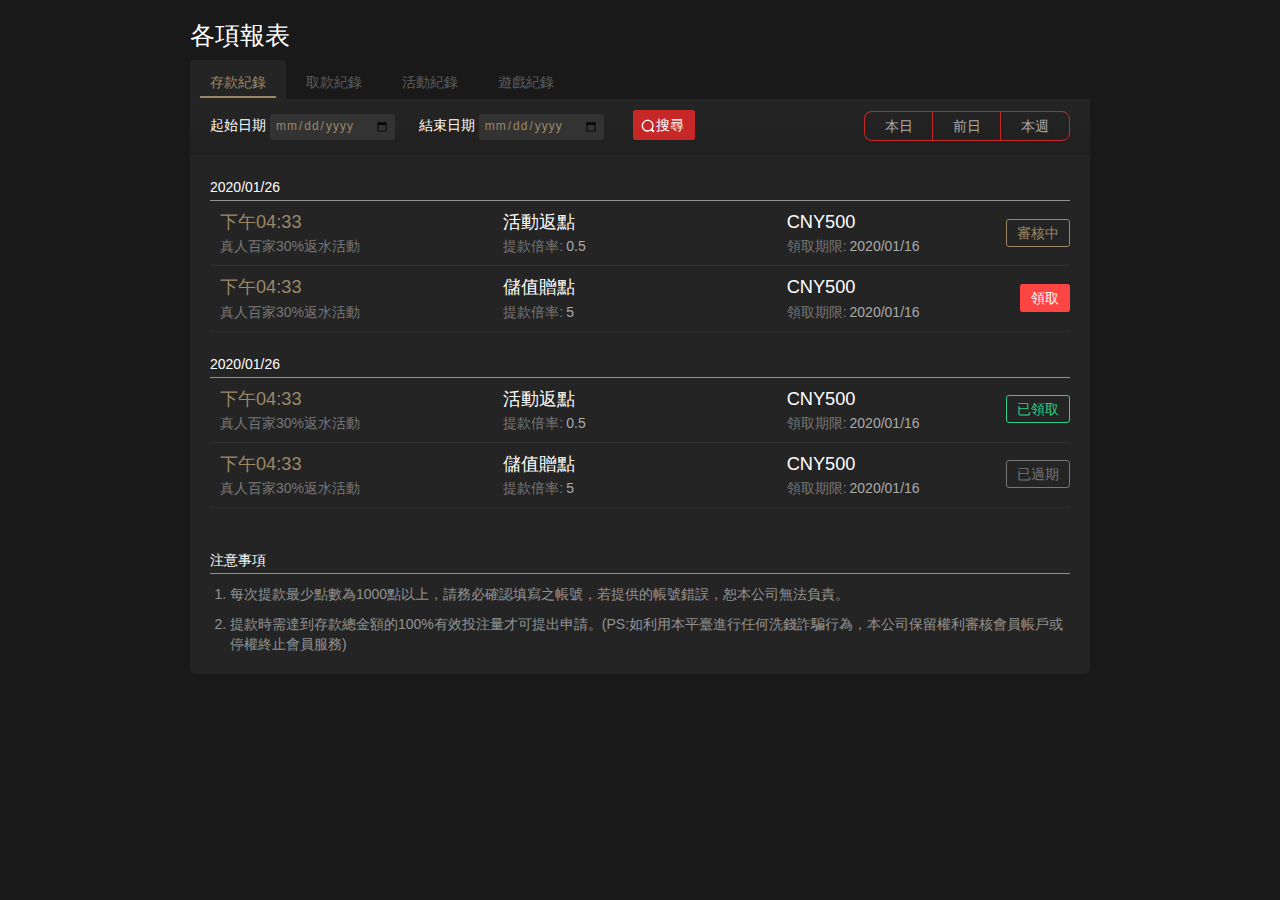
<file: history.html>
﻿<!DOCTYPE html>
<html>
<head>
    <meta charset="utf-8">
    <meta http-equiv="X-UA-Compatible" content="IE=edge">
    <meta name="viewport" content="width=device-width, initial-scale=1">
    <meta name="Description" content="99PLAY">
    <title>12万娱乐城</title>
    <!-- Favicon and touch icons -->

    <link rel="shortcut icon" href="/images/12wlogo.png">
    <link rel="icon" sizes="192" href="/images/12wlogo.png">
    <link rel="apple-touch-icon" sizes="32x32" href="/images/ic_192.png">
    <link rel="apple-touch-icon-precomposed" sizes="144x144" href="/images/ic_192.png">
    <link rel="apple-touch-icon-precomposed" sizes="114x114" href="/images/ic_192.png">
    <link rel="apple-touch-icon-precomposed" sizes="72x72" href="/images/ic_192.png">
    <link rel="apple-touch-icon-precomposed" href="/images/ic_192.png">

    <!-- CSS -->
    <link href="css/layout.css" rel="stylesheet" type="text/css">
    <link href="css/media-main.css" rel="stylesheet" type="text/css">
    <link href="css/swiper.min.css" rel="stylesheet" type="text/css">
    <link href="css/vegas.css" rel="stylesheet" type="text/css">
    <link href="css/font-awesome/css/font-awesome.min.css" rel="stylesheet" type="text/css">
    <link href="css/99playfont/99fonts.css" rel="stylesheet" type="text/css">

    <!-- HTML5 Shim and Respond.js IE8 support of HTML5 elements and media queries -->
    <!-- WARNING: Respond.js doesn't work if you view the page via file:// -->
    <!--[if lt IE 9]>
            <script src="https://oss.maxcdn.com/libs/html5shiv/3.7.0/html5shiv.js"></script>
            <script src="https://oss.maxcdn.com/libs/respond.js/1.4.2/respond.min.js"></script>
        <![endif]-->
    <!-- Favicon and touch icons -->
    <link rel="shortcut icon" href="ico/favicon.png">
    <link rel="apple-touch-icon-precomposed" sizes="144x144" href="ico/apple-touch-icon-144-precomposed.png">
    <link rel="apple-touch-icon-precomposed" sizes="114x114" href="ico/apple-touch-icon-114-precomposed.png">
    <link rel="apple-touch-icon-precomposed" sizes="72x72" href="ico/apple-touch-icon-72-precomposed.png">
    <link rel="apple-touch-icon-precomposed" href="ico/apple-touch-icon-57-precomposed.png">
</head>
<body>
    <div class="pageWrapper">
        <div class="pageMain">
            <div class="pageHeader">
                <div class="backBtn" style="display:none;"><span class="fa fa-arrow-left"></span></div>
                <div class="pageTitle"><span>各項報表</span></div>
            </div>
            <div>
                <div class="switchTagDiv">
                    <!-- 使用中頁籤加上"active"-->
                    <div class="switchTagBtn active"><span>存款紀錄</span></div>
                    <div class="switchTagBtn"><span>取款紀錄</span></div>
                    <div class="switchTagBtn"><span>活動紀錄</span></div>
                    <div class="switchTagBtn"><span>遊戲紀錄</span></div>
                </div>
                <!-- 搜尋列 -->
                <div class="pageDataBar">
                    <form>
                        <div class="pageStartData">
                            <span>起始日期</span>
                            <input type="date">
                        </div>
                        <div class="pageEndData">
                            <span>結束日期</span>
                            <input type="date">
                        </div>
                    </form>
                    <div class="pageDSreachBtn">
                        <span>搜尋</span>
                    </div>
                    <div class="pageDDataSwitchBar">
                        <form>
                            <label class="">
                                <input type="radio" name="DData">
                                <div class="pageDDataBtn"><span>本日</span></div>
                            </label>
                            <label class="">
                                <input type="radio" name="DData">
                                <div class="pageDDataBtn"><span>前日</span></div>
                            </label>
                            <label class="">
                                <input type="radio" name="DData">
                                <div class="pageDDataBtn"><span>本週</span></div>
                            </label>
                        </form>
                    </div>
                </div>
                <!-- 存款紀錄 -->
                <div class="pageMainCon" style="display:none;">
                    <!---->
                    <div class="rowOne">
                        <!-- -->
                        <div class="rowTitle"><span>2020/01/26</span></div>
                        <!-- -->
                        <!-- 狀態樣式 成功"rowStatusSucc" 失敗"rowStatusFail" 處理中"rowStatusCheck" 取消/不可用"rowStatusGray" -->
                        <div class="rowElm2L">
                            <div class="row3XL1A"><span>下午04:33</span></div>
                            <div class="row3XL1B"><span>支付寶</span></div>
                            <div class="row3XL1C"><span>CNY</span><span>1,000,000</span></div>
                            <div class="row3XL2A"><span>交易序號</span>:<span>XD20200430125813AC</span></div>
                            <div class="row3XL2B"><span>匯款銀行</span>:<span>上海浦東發展銀行</span></div>
                            <div class="row3XL2C"><span>匯款人</span>:<span>司徒浩南</span></div>
                            <div class="rowStatusCheck"><span>處理中</span></div>
                        </div>
                        <!-- -->
                        <div class="rowElm2L">
                            <div class="row3XL1A"><span>下午04:33</span></div>
                            <div class="row3XL1B"><span>銀行卡</span></div>
                            <div class="row3XL1C"><span>CNY</span><span>1,000,000</span></div>
                            <div class="row3XL2A"><span>交易序號</span>:<span>XD20200430125813AC</span></div>
                            <div class="row3XL2B"><span>匯款銀行</span>:<span>上海浦東發展銀行</span></div>
                            <div class="row3XL2C"><span>匯款人</span>:<span>司徒浩南</span></div>
                            <div class="rowStatusSucc"><span>成功</span></div>
                        </div>
                        <!-- -->
                        <div class="rowTitle"><span>2020/01/26</span></div>
                        <!-- -->
                        <!-- 狀態樣式 成功"rowStatusSucc" 失敗"rowStatusFail" 處理中"rowStatusCheck" 取消/不可用"rowStatusGray" -->
                        <div class="rowElm2L">
                            <div class="row3XL1A"><span>下午04:33</span></div>
                            <div class="row3XL1B"><span>支付寶</span></div>
                            <div class="row3XL1C"><span>CNY</span><span>1,000,000</span></div>
                            <div class="row3XL2A"><span>交易序號</span>:<span>XD20200430125813AC</span></div>
                            <div class="row3XL2B"><span>匯款銀行</span>:<span>上海浦東發展銀行</span></div>
                            <div class="row3XL2C"><span>匯款人</span>:<span>司徒浩南</span></div>
                            <div class="rowStatusFail"><span>失敗</span></div>
                        </div>
                        <!-- -->
                        <div class="rowElm2L">
                            <div class="row3XL1A"><span>下午04:33</span></div>
                            <div class="row3XL1B"><span>銀行卡</span></div>
                            <div class="row3XL1C"><span>CNY</span><span>1,000,000</span></div>
                            <div class="row3XL2A"><span>交易序號</span>:<span>XD20200430125813AC</span></div>
                            <div class="row3XL2B"><span>匯款銀行</span>:<span>上海浦東發展銀行</span></div>
                            <div class="row3XL2C"><span>匯款人</span>:<span>司徒浩南</span></div>
                            <div class="rowStatusGray"><span>已取消</span></div>
                        </div>
                    </div>
                    <div class="pageFooter">
                        <div class="rowTitle"><span>注意事項</span></div>
                        <div class="rowList">
                            <ol>
                                <li>每次提款最少點數為1000點以上，請務必確認填寫之帳號，若提供的帳號錯誤，恕本公司無法負責。</li>
                                <li>提款時需達到存款總金額的100%有效投注量才可提出申請。(PS:如利用本平臺進行任何洗錢詐騙行為，本公司保留權利審核會員帳戶或停權終止會員服務)</li>
                            </ol>
                        </div>
                    </div>
                </div>
                <!---->
                <!-- 取款紀錄 -->
                <div class="pageMainCon" style="display:none;">
                    <!---->
                    <div class="rowOne">
                        <!-- -->
                        <div class="rowTitle"><span>2020/01/26</span></div>
                        <!-- -->
                        <!-- 狀態樣式 成功"rowStatusSucc" 失敗"rowStatusFail" 審核中"rowStatusCheck" 取消/不可用"rowStatusGray" -->
                        <div class="rowElm2L">
                            <div class="row3XL1A"><span>下午04:33</span></div>
                            <div class="row3XL1B"><span>卡號</span>:<span>156856895632</span></div>
                            <div class="row3XL1C"><span>CNY</span><span>1,000,000</span></div>
                            <div class="row3XL2A"><span>交易序號</span>:<span>XD20200430125813AC</span></div>
                            <div class="row3XL2B"><span>收款銀行</span>:<span>上海浦東發展銀行</span></div>
                            <div class="row3XL2C"><span>收款人</span>:<span>司徒浩南</span></div>
                            <div class="rowStatusCheck"><span>審核中</span></div>
                        </div>
                        <!-- -->
                        <div class="rowElm2L">
                            <div class="row3XL1A"><span>下午04:33</span></div>
                            <div class="row3XL1B"><span>卡號</span>:<span>156856895632</span></div>
                            <div class="row3XL1C"><span>CNY</span><span>1,000,000</span></div>
                            <div class="row3XL2A"><span>交易序號</span>:<span>XD20200430125813AC</span></div>
                            <div class="row3XL2B"><span>收款銀行</span>:<span>上海浦東發展銀行</span></div>
                            <div class="row3XL2C"><span>收款人</span>:<span>司徒浩南</span></div>
                            <div class="rowStatusSucc"><span>成功</span></div>
                        </div>
                        <!-- -->
                        <div class="rowTitle"><span>2020/01/26</span></div>
                        <!-- -->
                        <!-- 狀態樣式 成功"rowStatusSucc" 失敗"rowStatusFail" 處理中"rowStatusCheck" 取消/不可用"rowStatusGray" -->
                        <div class="rowElm2L">
                            <div class="row3XL1A"><span>下午04:33</span></div>
                            <div class="row3XL1B"><span>卡號</span>:<span>156856895632</span></div>
                            <div class="row3XL1C"><span>CNY</span><span>1,000,000</span></div>
                            <div class="row3XL2A"><span>交易序號</span>:<span>XD20200430125813AC</span></div>
                            <div class="row3XL2B"><span>收款銀行</span>:<span>上海浦東發展銀行</span></div>
                            <div class="row3XL2C"><span>收款人</span>:<span>司徒浩南</span></div>
                            <div class="rowStatusFail"><span>失敗</span></div>
                        </div>
                        <!-- -->
                        <div class="rowElm2L">
                            <div class="row3XL1A"><span>下午04:33</span></div>
                            <div class="row3XL1B"><span>卡號</span>:<span>156856895632</span></div>
                            <div class="row3XL1C"><span>CNY</span><span>1,000,000</span></div>
                            <div class="row3XL2A"><span>交易序號</span>:<span>XD20200430125813AC</span></div>
                            <div class="row3XL2B"><span>收款銀行</span>:<span>上海浦東發展銀行</span></div>
                            <div class="row3XL2C"><span>收款人</span>:<span>司徒浩南</span></div>
                            <div class="rowStatusGray"><span>已取消</span></div>
                        </div>


                    </div>
                    <div class="pageFooter">
                        <div class="rowTitle"><span>注意事項</span></div>
                        <div class="rowList">
                            <ol>
                                <li>每次提款最少點數為1000點以上，請務必確認填寫之帳號，若提供的帳號錯誤，恕本公司無法負責。</li>
                                <li>提款時需達到存款總金額的100%有效投注量才可提出申請。(PS:如利用本平臺進行任何洗錢詐騙行為，本公司保留權利審核會員帳戶或停權終止會員服務)</li>
                            </ol>
                        </div>
                    </div>
                </div>
                <!---->
                <!-- 活動紀錄 -->
                <div class="pageMainCon">
                    <!---->
                    <div class="rowOne">
                        <!-- -->
                        <div class="rowTitle"><span>2020/01/26</span></div>
                        <!-- -->
                        <!-- 狀態樣式 成功"rowStatusSucc" 失敗"rowStatusFail" 審核中"rowStatusCheck" 取消/不可用"rowStatusGray" -->
                        <div class="rowElm2L">
                            <div class="row3XL1A"><span>下午04:33</span></div>
                            <div class="row3XL1B"><span>活動返點</span></div>
                            <div class="row3XL1C"><span>CNY</span><span>500</span></div>
                            <div class="row3XL2A">真人百家30%返水活動</span></div>
                            <div class="row3XL2B"><span>提款倍率</span>:<span>0.5</span></div>
                            <div class="row3XL2C"><span>領取期限</span>:<span>2020/01/16</span></div>
                            <div class="rowStatusCheck"><span>審核中</span></div>
                        </div>
                        <!-- -->
                        <div class="rowElm2L">
                            <div class="row3XL1A"><span>下午04:33</span></div>
                            <div class="row3XL1B"><span>儲值贈點</span></div>
                            <div class="row3XL1C"><span>CNY</span><span>500</span></div>
                            <div class="row3XL2A">真人百家30%返水活動</span></div>
                            <div class="row3XL2B"><span>提款倍率</span>:<span>5</span></div>
                            <div class="row3XL2C"><span>領取期限</span>:<span>2020/01/16</span></div>
                            <div class="rowStatusBtn"><span>領取</span></div>
                        </div>
                        <!-- -->
                        <div class="rowTitle"><span>2020/01/26</span></div>
                        <!-- -->
                        <!-- 狀態樣式 成功"rowStatusSucc" 失敗"rowStatusFail" 審核中"rowStatusCheck" 取消/不可用"rowStatusGray" -->
                        <div class="rowElm2L">
                            <div class="row3XL1A"><span>下午04:33</span></div>
                            <div class="row3XL1B"><span>活動返點</span></div>
                            <div class="row3XL1C"><span>CNY</span><span>500</span></div>
                            <div class="row3XL2A">真人百家30%返水活動</span></div>
                            <div class="row3XL2B"><span>提款倍率</span>:<span>0.5</span></div>
                            <div class="row3XL2C"><span>領取期限</span>:<span>2020/01/16</span></div>
                            <div class="rowStatusSucc"><span>已領取</span></div>
                        </div>
                        <!-- -->
                        <div class="rowElm2L">
                            <div class="row3XL1A"><span>下午04:33</span></div>
                            <div class="row3XL1B"><span>儲值贈點</span></div>
                            <div class="row3XL1C"><span>CNY</span><span>500</span></div>
                            <div class="row3XL2A">真人百家30%返水活動</span></div>
                            <div class="row3XL2B"><span>提款倍率</span>:<span>5</span></div>
                            <div class="row3XL2C"><span>領取期限</span>:<span>2020/01/16</span></div>
                            <div class="rowStatusGray"><span>已過期</span></div>
                        </div>
                        <!-- -->



                    </div>
                    <div class="pageFooter">
                        <div class="rowTitle"><span>注意事項</span></div>
                        <div class="rowList">
                            <ol>
                                <li>每次提款最少點數為1000點以上，請務必確認填寫之帳號，若提供的帳號錯誤，恕本公司無法負責。</li>
                                <li>提款時需達到存款總金額的100%有效投注量才可提出申請。(PS:如利用本平臺進行任何洗錢詐騙行為，本公司保留權利審核會員帳戶或停權終止會員服務)</li>
                            </ol>
                        </div>
                    </div>
                </div>
                <!---->
                <!-- 遊戲紀錄 -->
                <div class="pageMainCon" style="display:none;">
                    <!-- -->
                    <div class="infoBar">
                        <div class="infoDiv"><span>期間總下注金額</span>:<span>12,300</span></div>
                        <div class="infoDiv"><span>期間總有效投注</span>:<span>7,300</span></div>
                        <div class="infoDiv"><span>期間總派彩</span>:<span>6,523</span></div>
                    </div>
                    <!---->
                    <div class="rowOne">
                        <!-- -->
                        <div class="rowTitle"><span>2020/01/26</span></div>
                        <!-- -->
                        <!-- 狀態樣式 客上贏錢"win" 客下輸錢"lose" -->
                        <div class="rowElm2L">
                            <div class="row3XL1A"><span>99Play</span></div>
                            <div class="row3XL1B"><span>真人百家樂</span></div>
                            <div class="row3XL1C win"><span>CNY</span><span>6,523</span></div>
                            <div class="row3XL2A"><span>下注金額</span>:<span>12,300</span></div>
                            <div class="row3XL2B"><span>有效投注</span>:<span>7,300</span></div>
                            <div class="row3XL2C"><span></span></div>
                        </div>
                        <!-- -->
                        <div class="rowElm2L">
                            <div class="row3XL1A"><span>99電子</span></div>
                            <div class="row3XL1B"><span>電子娛樂</span></div>
                            <div class="row3XL1C lose"><span>CNY</span><span>-1,458</span></div>
                            <div class="row3XL2A"><span>下注金額</span>:<span>5,800</span></div>
                            <div class="row3XL2B"><span>有效投注</span>:<span>5,800</span></div>
                            <div class="row3XL2C"><span></span></div>
                        </div>
                        <!-- -->
                        <div class="rowTitle"><span>2020/01/25</span></div>
                        <!-- -->
                        <!-- 狀態樣式 客上贏錢"win" 客下輸錢"lose" -->
                        <div class="rowElm2L">
                            <div class="row3XL1A"><span>99Play</span></div>
                            <div class="row3XL1B"><span>真人百家樂</span></div>
                            <div class="row3XL1C win"><span>CNY</span><span>6,523</span></div>
                            <div class="row3XL2A"><span>下注金額</span>:<span>12,300</span></div>
                            <div class="row3XL2B"><span>有效投注</span>:<span>7,300</span></div>
                            <div class="row3XL2C"><span></span></div>
                        </div>
                        <!-- -->
                        <div class="rowElm2L">
                            <div class="row3XL1A"><span>99電子</span></div>
                            <div class="row3XL1B"><span>電子娛樂</span></div>
                            <div class="row3XL1C lose"><span>CNY</span><span>-1,458</span></div>
                            <div class="row3XL2A"><span>下注金額</span>:<span>5,800</span></div>
                            <div class="row3XL2B"><span>有效投注</span>:<span>5,800</span></div>
                            <div class="row3XL2C"><span></span></div>
                        </div>
                        <!-- -->



                    </div>
                    <div class="pageFooter">
                        <div class="rowTitle"><span>注意事項</span></div>
                        <div class="rowList">
                            <ol>
                                <li>每次提款最少點數為1000點以上，請務必確認填寫之帳號，若提供的帳號錯誤，恕本公司無法負責。</li>
                                <li>提款時需達到存款總金額的100%有效投注量才可提出申請。(PS:如利用本平臺進行任何洗錢詐騙行為，本公司保留權利審核會員帳戶或停權終止會員服務)</li>
                            </ol>
                        </div>
                    </div>
                </div>
                <!---->

            </div>
        </div>
    </div>

</body>
</html>
</file>
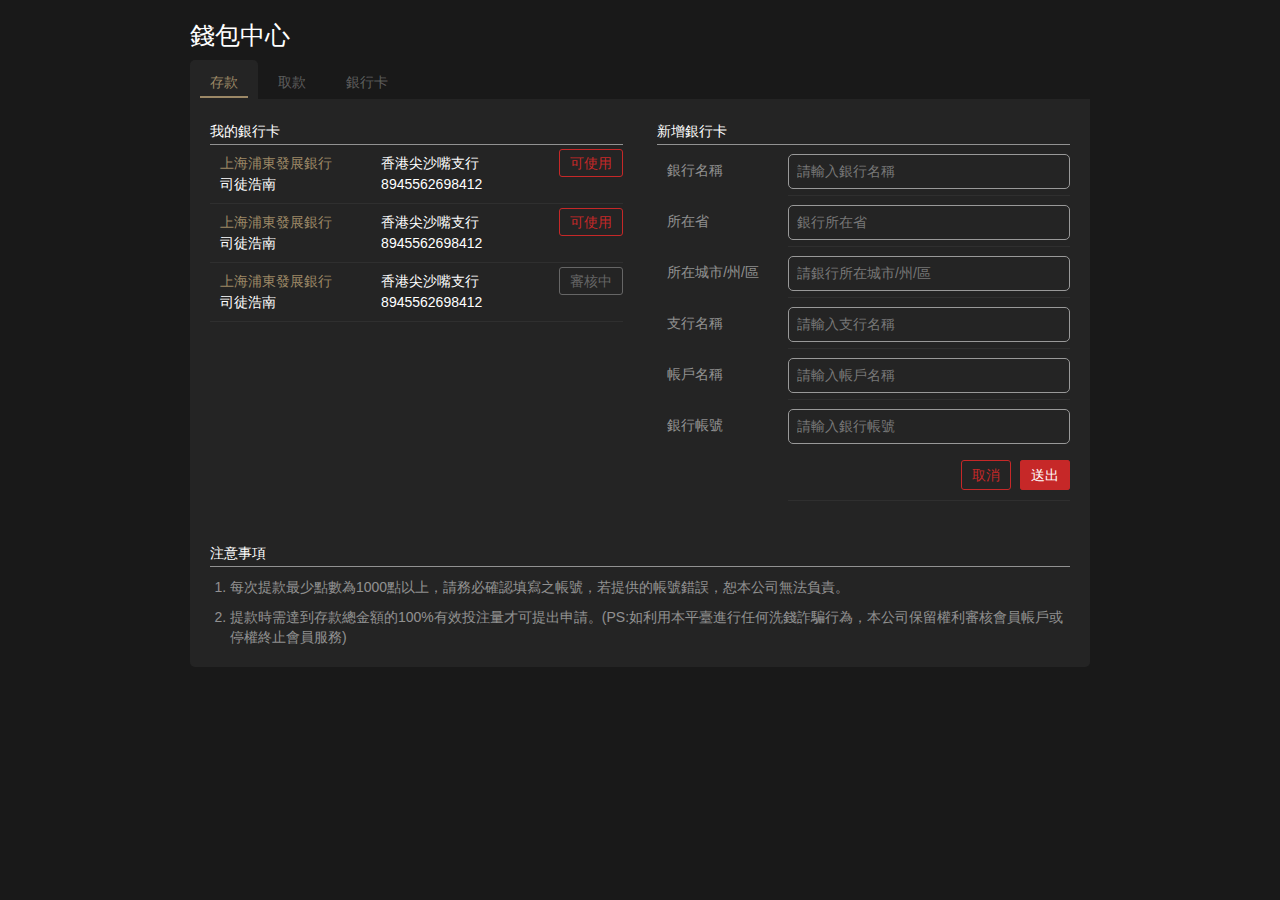
<file: mywallet.html>
﻿<!DOCTYPE html>
<html>
<head>
    <meta charset="utf-8">
    <meta http-equiv="X-UA-Compatible" content="IE=edge">
    <meta name="viewport" content="width=device-width, initial-scale=1">
    <meta name="Description" content="99PLAY">
    <title>12万娱乐城</title>
    <!-- Favicon and touch icons -->

    <link rel="shortcut icon" href="/images/12wlogo.png">
    <link rel="icon" sizes="192" href="/images/12wlogo.png">
    <link rel="apple-touch-icon" sizes="32x32" href="/images/ic_192.png">
    <link rel="apple-touch-icon-precomposed" sizes="144x144" href="/images/ic_192.png">
    <link rel="apple-touch-icon-precomposed" sizes="114x114" href="/images/ic_192.png">
    <link rel="apple-touch-icon-precomposed" sizes="72x72" href="/images/ic_192.png">
    <link rel="apple-touch-icon-precomposed" href="/images/ic_192.png">

    <!-- CSS -->
    <link href="css/layout.css" rel="stylesheet" type="text/css">
    <link href="css/media-main.css" rel="stylesheet" type="text/css">
    <link href="css/swiper.min.css" rel="stylesheet" type="text/css">
    <link href="css/font-awesome/css/font-awesome.min.css" rel="stylesheet" type="text/css">
    <link href="css/99playfont/99fonts.css" rel="stylesheet" type="text/css">

    <!-- HTML5 Shim and Respond.js IE8 support of HTML5 elements and media queries -->
    <!-- WARNING: Respond.js doesn't work if you view the page via file:// -->
    <!--[if lt IE 9]>
            <script src="https://oss.maxcdn.com/libs/html5shiv/3.7.0/html5shiv.js"></script>
            <script src="https://oss.maxcdn.com/libs/respond.js/1.4.2/respond.min.js"></script>
        <![endif]-->
    <!-- Favicon and touch icons -->
    <link rel="shortcut icon" href="ico/favicon.png">
    <link rel="apple-touch-icon-precomposed" sizes="144x144" href="ico/apple-touch-icon-144-precomposed.png">
    <link rel="apple-touch-icon-precomposed" sizes="114x114" href="ico/apple-touch-icon-114-precomposed.png">
    <link rel="apple-touch-icon-precomposed" sizes="72x72" href="ico/apple-touch-icon-72-precomposed.png">
    <link rel="apple-touch-icon-precomposed" href="ico/apple-touch-icon-57-precomposed.png">
</head>
<body>
    <div class="pageWrapper">
        <div class="pageMain">
            <div class="pageHeader">
                <div class="backBtn" style="display:none;"><span class="fa fa-arrow-left"></span></div>
                <div class="pageTitle"><span>錢包中心</span></div>
            </div>
            <div>
                <div class="switchTagDiv">
                    <!-- 使用中頁籤加上"active"-->
                    <div class="switchTagBtn active"><span>存款</span></div>
                    <div class="switchTagBtn"><span>取款</span></div>
                    <div class="switchTagBtn"><span>銀行卡</span></div>
                </div>
                <!-- 存款 -->
                <div class="pageMainCon" style="display:none;">
                    <div class="rowHalf">
                        <div class="rowTitle"><span>存款資料</span></div>
                        <!-- -->
                        <div class="rowElm">
                            <div class="rowLeft"><span>幣別</span></div>
                            <div class="rowRight"><span>CNY</span></div>
                        </div>
                        <!-- -->
                        <div class="rowElm">
                            <div class="rowLeft"><span>最低存款金額</span></div>
                            <div class="rowRight"><span>500</span></div>
                        </div>
                        <!-- -->
                        <div class="rowElm">
                            <div class="rowLeft"><span>最高存款金額</span></div>
                            <div class="rowRight"><span>10,000</span></div>
                        </div>
                    </div>
                    <div class="rowHalf">
                        <div class="rowTitle"><span>我要存款</span></div>
                        <!-- -->
                        <div class="rowEdit">
                            <div class="rowLeft"><span>存款金額</span></div>
                            <div class="rowRight">
                                <input type="text" placeholder="請輸入存款金額">
                                <div class="rowBtnCon">
                                    <div class="sBtnOutline"><span>取消</span></div>
                                    <div class="sBtnFull"><span>送出</span></div>
                                </div>
                            </div>
                        </div>
                        <!-- -->
                    </div>
                    <div class="pageFooter">
                        <div class="rowTitle"><span>注意事項</span></div>
                        <div class="rowList">
                            <ol>
                                <li>敬愛的會員：虛擬帳號轉帳提供多家銀行帳號，"虛擬帳號轉帳"與"超商代碼支付"繳費成功後，即可到"帳戶訊息"查詢入帳資訊。</li>
                                <li>如您要"銀行轉帳"存款前，請您先聯繫您的代理商及客服人員告知存款，存款完成，請您正確填寫轉帳金額後"按下申請"。</li>
                                <li>晚上 12 點至凌晨 1 點之間為銀行固定維護時間，如於此期間進行轉帳，將於凌晨 1 點後入帳。</li>
                                <li>若使用ATM櫃員機，可選擇轉帳 / 轉出 ( 轉帳單筆上限3萬元 ) 。</li>
                                <li>本公司銀行帳號不定期變動，每次儲值前，請務必確認當前系統為您綁訂的專屬銀行帳號進行儲值，若您將款項儲值至非系統當前為您所綁定的專屬銀行帳號，本公司將不予承認該筆款項。</li>
                            </ol>
                        </div>

                    </div>
                </div>
                <!-- 取款 -->
                <div class="pageMainCon" style="display:none;">
                    <div class="rowHalf">
                        <div class="rowTitle"><span>取款資料</span></div>
                        <!-- -->
                        <div class="rowElm">
                            <div class="rowLeft"><span>幣別</span></div>
                            <div class="rowRight"><span>CNY</span></div>
                        </div>
                        <!-- -->
                        <div class="rowElm">
                            <div class="rowLeft"><span>可用金額</span></div>
                            <div class="rowRight"><span>10,000</span></div>
                        </div>
                        <!-- -->
                        <div class="rowElm">
                            <div class="rowLeft"><span>最低提款金額</span></div>
                            <div class="rowRight"><span>1,000</span></div>
                        </div>
                        <!-- -->
                        <div class="rowElm">
                            <div class="rowLeft"><span>最高提款金額</span></div>
                            <div class="rowRight"><span>10,000</span></div>
                        </div>
                        <!-- -->
                        <div class="rowElm">
                            <div class="rowLeft"><span>手續費</span></div>
                            <div class="rowRight"><span>1.2%</span></div>
                        </div>
                    </div>
                    <div class="rowHalf">
                        <div class="rowTitle"><span>我要提款</span></div>
                        <!-- -->
                        <div class="rowElm">
                            <div class="rowLeft"><span>選擇收款方式</span></div>
                            <div class="rowRight">
                                <div class="rowDropBtn">
                                    <div><span>[銀行名稱]</span><span>[支行名稱]</span></div>
                                    <div><span>[銀行卡號]</span></div>
                                </div>
                            </div>
                        </div>
                        <!--
                        <div class="rowElm">
                            <div class="rowLeft"><span>銀行名稱</span></div>
                            <div class="rowRight"><span>808(中國信託)</span></div>
                        </div>
                        <div class="rowElm">
                            <div class="rowLeft"><span>銀行所在省</span></div>
                            <div class="rowRight"><span>上海市</span></div>
                        </div>
                        <div class="rowElm">
                            <div class="rowLeft"><span>銀行城市/州/區</span></div>
                            <div class="rowRight"><span>徐匯區</span></div>
                        </div>
                        <div class="rowElm">
                            <div class="rowLeft"><span>支行名稱</span></div>
                            <div class="rowRight"><span>安和分行</span></div>
                        </div>
                        <div class="rowElm">
                            <div class="rowLeft"><span>帳戶名稱</span></div>
                            <div class="rowRight"><span>GGGG</span></div>
                        </div>
                        <div class="rowElm">
                            <div class="rowLeft"><span>銀行帳號</span></div>
                            <div class="rowRight"><span>107589536892</span></div>
                        </div>
                        -->
                        <!-- -->
                        <div class="rowEdit">
                            <div class="rowLeft"><span>提款金額</span></div>
                            <div class="rowRight">
                                <input type="text" placeholder="請輸入提款金額">
                                <input type="text" placeholder="錢包密碼">
                                <div class="rowBtnCon">
                                    <div class="sBtnOutline"><span>取消</span></div>
                                    <div class="sBtnFull"><span>送出</span></div>
                                </div>
                            </div>
                        </div>
                        <!-- -->
                    </div>
                    <div class="pageFooter">
                        <div class="rowTitle"><span>注意事項</span></div>
                        <div class="rowList">
                            <ol>
                                <li>每次提款最少點數為1000點以上，請務必確認填寫之帳號，若提供的帳號錯誤，恕本公司無法負責。</li>
                                <li>每次提款最少點數為1000點以上，請務必確認填寫之帳號，若提供的帳號錯誤，恕本公司無法負責。</li>
                                <li>提款時需達到存款總金額的100%有效投注量才可提出申請。(PS:如利用本平臺進行任何洗錢詐騙行為，本公司保留權利審核會員帳戶或停權終止會員服務)</li>
                            </ol>
                        </div>
                    </div>
                </div>
                <!-- 銀行卡 -->
                <div class="pageMainCon">
                    <div class="rowHalf">
                        <div class="rowTitle"><span>我的銀行卡</span></div>
                        <!-- -->
                        <div class="rowElm2L">
                            <div class="rowLeft1T"><span>上海浦東發展銀行</span></div>
                            <div class="rowRight1T"><span>香港尖沙嘴支行</span></div>
                            <div class="rowLeft2T"><span>司徒浩南</span></div>
                            <div class="rowRight2T"><span>8945562698412</span></div>
                            <div class="rowBtnOutline"><span>可使用</span></div>
                        </div>
                        <!-- -->
                        <div class="rowElm2L">
                            <div class="rowLeft1T"><span>上海浦東發展銀行</span></div>
                            <div class="rowRight1T"><span>香港尖沙嘴支行</span></div>
                            <div class="rowLeft2T"><span>司徒浩南</span></div>
                            <div class="rowRight2T"><span>8945562698412</span></div>
                            <div class="rowBtnOutline"><span>可使用</span></div>
                        </div>
                        <!-- -->
                        <div class="rowElm2L">
                            <div class="rowLeft1T"><span>上海浦東發展銀行</span></div>
                            <div class="rowRight1T"><span>香港尖沙嘴支行</span></div>
                            <div class="rowLeft2T"><span>司徒浩南</span></div>
                            <div class="rowRight2T"><span>8945562698412</span></div>
                            <div class="rowBtnGray"><span>審核中</span></div>
                        </div>
                        <!-- -->

                    </div>
                    <div class="rowHalf">
                        <div class="rowTitle"><span>新增銀行卡</span></div>
                        <!-- -->
                        <div class="rowEdit">
                            <div class="rowLeft"><span>銀行名稱</span></div>
                            <div class="rowRight">
                                <input type="text" placeholder="請輸入銀行名稱">
                            </div>
                        </div>
                        <!-- -->
                        <div class="rowEdit">
                            <div class="rowLeft"><span>所在省</span></div>
                            <div class="rowRight">
                                <input type="text" placeholder="銀行所在省">
                            </div>
                        </div>
                        <!-- -->
                        <div class="rowEdit">
                            <div class="rowLeft"><span>所在城市/州/區</span></div>
                            <div class="rowRight">
                                <input type="text" placeholder="請銀行所在城市/州/區">
                            </div>
                        </div>
                        <!-- -->
                        <div class="rowEdit">
                            <div class="rowLeft"><span>支行名稱</span></div>
                            <div class="rowRight">
                                <input type="text" placeholder="請輸入支行名稱">
                            </div>
                        </div>
                        <!-- -->
                        <div class="rowEdit">
                            <div class="rowLeft"><span>帳戶名稱</span></div>
                            <div class="rowRight">
                                <input type="text" placeholder="請輸入帳戶名稱">
                            </div>
                        </div>
                        <!-- -->
                        <div class="rowEdit">
                            <div class="rowLeft"><span>銀行帳號</span></div>
                            <div class="rowRight">
                                <input type="text" placeholder="請輸入銀行帳號">
                                <div class="rowBtnCon">
                                    <div class="sBtnOutline"><span>取消</span></div>
                                    <div class="sBtnFull"><span>送出</span></div>
                                </div>
                            </div>
                        </div>
                        <!-- -->
                    </div>
                    <div class="pageFooter">
                        <div class="rowTitle"><span>注意事項</span></div>
                        <div class="rowList">
                            <ol>
                                <li>每次提款最少點數為1000點以上，請務必確認填寫之帳號，若提供的帳號錯誤，恕本公司無法負責。</li>
                                <li>提款時需達到存款總金額的100%有效投注量才可提出申請。(PS:如利用本平臺進行任何洗錢詐騙行為，本公司保留權利審核會員帳戶或停權終止會員服務)</li>
                            </ol>
                        </div>
                    </div>
                </div>
                <!---->
            </div>
        </div>
    </div>

</body>
</html>
</file>
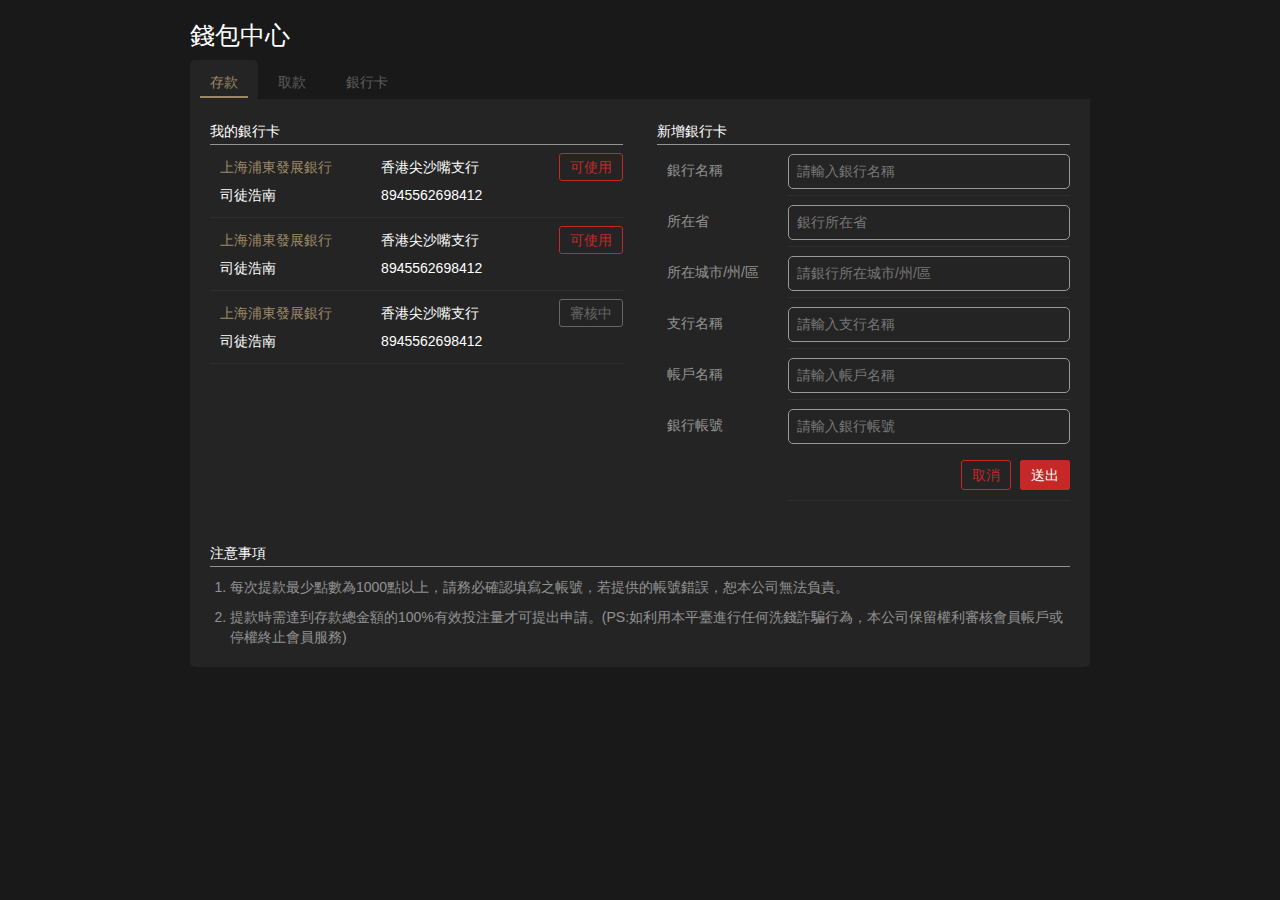
<file: HTMLBackup/mywallet.html>
﻿<!DOCTYPE html>
<html>
<head>
    <meta charset="utf-8">
    <meta http-equiv="X-UA-Compatible" content="IE=edge">
    <meta name="viewport" content="width=device-width, initial-scale=1">
    <meta name="Description" content="99PLAY">
    <title>12万娱乐城</title>
    <!-- Favicon and touch icons -->

    <link rel="shortcut icon" href="/images/12wlogo.png">
    <link rel="icon" sizes="192" href="/images/12wlogo.png">
    <link rel="apple-touch-icon" sizes="32x32" href="/images/ic_192.png">
    <link rel="apple-touch-icon-precomposed" sizes="144x144" href="/images/ic_192.png">
    <link rel="apple-touch-icon-precomposed" sizes="114x114" href="/images/ic_192.png">
    <link rel="apple-touch-icon-precomposed" sizes="72x72" href="/images/ic_192.png">
    <link rel="apple-touch-icon-precomposed" href="/images/ic_192.png">

    <!-- CSS -->
    <link href="css/layout.css" rel="stylesheet" type="text/css">
    <link href="css/media-main.css" rel="stylesheet" type="text/css">
    <link href="css/swiper.min.css" rel="stylesheet" type="text/css">
    <link href="css/vegas.css" rel="stylesheet" type="text/css">
    <link href="css/font-awesome/css/font-awesome.min.css" rel="stylesheet" type="text/css">
    <link href="css/99playfont/99fonts.css" rel="stylesheet" type="text/css">

    <!-- HTML5 Shim and Respond.js IE8 support of HTML5 elements and media queries -->
    <!-- WARNING: Respond.js doesn't work if you view the page via file:// -->
    <!--[if lt IE 9]>
            <script src="https://oss.maxcdn.com/libs/html5shiv/3.7.0/html5shiv.js"></script>
            <script src="https://oss.maxcdn.com/libs/respond.js/1.4.2/respond.min.js"></script>
        <![endif]-->
    <!-- Favicon and touch icons -->
    <link rel="shortcut icon" href="ico/favicon.png">
    <link rel="apple-touch-icon-precomposed" sizes="144x144" href="ico/apple-touch-icon-144-precomposed.png">
    <link rel="apple-touch-icon-precomposed" sizes="114x114" href="ico/apple-touch-icon-114-precomposed.png">
    <link rel="apple-touch-icon-precomposed" sizes="72x72" href="ico/apple-touch-icon-72-precomposed.png">
    <link rel="apple-touch-icon-precomposed" href="ico/apple-touch-icon-57-precomposed.png">
</head>
<body>
    <div class="pageWrapper">
        <div class="pageMain">
            <div class="pageHeader">
                <div class="backBtn" style="display:none;"><span class="fa fa-arrow-left"></span></div>
                <div class="pageTitle"><span>錢包中心</span></div>
            </div>
            <div>
                <div class="switchTagDiv">
                    <!-- 使用中頁籤加上"active"-->
                    <div class="switchTagBtn active"><span>存款</span></div>
                    <div class="switchTagBtn"><span>取款</span></div>
                    <div class="switchTagBtn"><span>銀行卡</span></div>
                </div>
                <!-- 存款 -->
                <div class="pageMainCon" style="display:none;">
                    <div class="rowHalf">
                        <div class="rowTitle"><span>存款資料</span></div>
                        <!-- -->
                        <div class="rowElm">
                            <div class="rowLeft"><span>幣別</span></div>
                            <div class="rowRight"><span>CNY</span></div>
                        </div>
                        <!-- -->
                        <div class="rowElm">
                            <div class="rowLeft"><span>最低存款金額</span></div>
                            <div class="rowRight"><span>500</span></div>
                        </div>
                        <!-- -->
                        <div class="rowElm">
                            <div class="rowLeft"><span>最高存款金額</span></div>
                            <div class="rowRight"><span>10,000</span></div>
                        </div>
                    </div>
                    <div class="rowHalf">
                        <div class="rowTitle"><span>我要存款</span></div>
                        <!-- -->
                        <div class="rowEdit">
                            <div class="rowLeft"><span>存款金額</span></div>
                            <div class="rowRight">
                                <input type="text" placeholder="請輸入存款金額">
                                <div class="rowBtnCon">
                                    <div class="sBtnOutline"><span>取消</span></div>
                                    <div class="sBtnFull"><span>送出</span></div>
                                </div>
                            </div>
                        </div>
                        <!-- -->
                    </div>
                    <div class="pageFooter">
                        <div class="rowTitle"><span>注意事項</span></div>
                        <div class="rowList">
                            <ol>
                                <li>敬愛的會員：虛擬帳號轉帳提供多家銀行帳號，"虛擬帳號轉帳"與"超商代碼支付"繳費成功後，即可到"帳戶訊息"查詢入帳資訊。</li>
                                <li>如您要"銀行轉帳"存款前，請您先聯繫您的代理商及客服人員告知存款，存款完成，請您正確填寫轉帳金額後"按下申請"。</li>
                                <li>晚上 12 點至凌晨 1 點之間為銀行固定維護時間，如於此期間進行轉帳，將於凌晨 1 點後入帳。</li>
                                <li>若使用ATM櫃員機，可選擇轉帳 / 轉出 ( 轉帳單筆上限3萬元 ) 。</li>
                                <li>本公司銀行帳號不定期變動，每次儲值前，請務必確認當前系統為您綁訂的專屬銀行帳號進行儲值，若您將款項儲值至非系統當前為您所綁定的專屬銀行帳號，本公司將不予承認該筆款項。</li>
                            </ol>
                        </div>

                    </div>
                </div>
                <!-- 取款 -->
                <div class="pageMainCon" style="display:none;">
                    <div class="rowHalf">
                        <div class="rowTitle"><span>取款資料</span></div>
                        <!-- -->
                        <div class="rowElm">
                            <div class="rowLeft"><span>幣別</span></div>
                            <div class="rowRight"><span>CNY</span></div>
                        </div>
                        <!-- -->
                        <div class="rowElm">
                            <div class="rowLeft"><span>可用金額</span></div>
                            <div class="rowRight"><span>10,000</span></div>
                        </div>
                        <!-- -->
                        <div class="rowElm">
                            <div class="rowLeft"><span>最低提款金額</span></div>
                            <div class="rowRight"><span>1,000</span></div>
                        </div>
                        <!-- -->
                        <div class="rowElm">
                            <div class="rowLeft"><span>最高提款金額</span></div>
                            <div class="rowRight"><span>10,000</span></div>
                        </div>
                        <!-- -->
                        <div class="rowElm">
                            <div class="rowLeft"><span>手續費</span></div>
                            <div class="rowRight"><span>1.2%</span></div>
                        </div>
                    </div>
                    <div class="rowHalf">
                        <div class="rowTitle"><span>我要提款</span></div>
                        <!-- -->
                        <div class="rowElm">
                            <div class="rowLeft"><span>選擇收款方式</span></div>
                            <div class="rowRight">
                                <div class="rowDropBtn">
                                    <div><span>[銀行名稱]</span><span>[支行名稱]</span></div>
                                    <div><span>[銀行卡號]</span></div>
                                </div>
                            </div>
                        </div>
                        <!--
                        <div class="rowElm">
                            <div class="rowLeft"><span>銀行名稱</span></div>
                            <div class="rowRight"><span>808(中國信託)</span></div>
                        </div>
                        <div class="rowElm">
                            <div class="rowLeft"><span>銀行所在省</span></div>
                            <div class="rowRight"><span>上海市</span></div>
                        </div>
                        <div class="rowElm">
                            <div class="rowLeft"><span>銀行城市/州/區</span></div>
                            <div class="rowRight"><span>徐匯區</span></div>
                        </div>
                        <div class="rowElm">
                            <div class="rowLeft"><span>支行名稱</span></div>
                            <div class="rowRight"><span>安和分行</span></div>
                        </div>
                        <div class="rowElm">
                            <div class="rowLeft"><span>帳戶名稱</span></div>
                            <div class="rowRight"><span>GGGG</span></div>
                        </div>
                        <div class="rowElm">
                            <div class="rowLeft"><span>銀行帳號</span></div>
                            <div class="rowRight"><span>107589536892</span></div>
                        </div>
                        -->
                        <!-- -->
                        <div class="rowEdit">
                            <div class="rowLeft"><span>提款金額</span></div>
                            <div class="rowRight">
                                <input type="text" placeholder="請輸入提款金額">
                                <input type="text" placeholder="錢包密碼">
                                <div class="rowBtnCon">
                                    <div class="sBtnOutline"><span>取消</span></div>
                                    <div class="sBtnFull"><span>送出</span></div>
                                </div>
                            </div>
                        </div>
                        <!-- -->
                    </div>
                    <div class="pageFooter">
                        <div class="rowTitle"><span>注意事項</span></div>
                        <div class="rowList">
                            <ol>
                                <li>每次提款最少點數為1000點以上，請務必確認填寫之帳號，若提供的帳號錯誤，恕本公司無法負責。</li>
                                <li>每次提款最少點數為1000點以上，請務必確認填寫之帳號，若提供的帳號錯誤，恕本公司無法負責。</li>
                                <li>提款時需達到存款總金額的100%有效投注量才可提出申請。(PS:如利用本平臺進行任何洗錢詐騙行為，本公司保留權利審核會員帳戶或停權終止會員服務)</li>
                            </ol>
                        </div>
                    </div>
                </div>
                <!-- 銀行卡 -->
                <div class="pageMainCon">
                    <div class="rowHalf">
                        <div class="rowTitle"><span>我的銀行卡</span></div>
                        <!-- -->
                        <div class="rowElm2L">
                            <div class="rowLeft1T"><span>上海浦東發展銀行</span></div>
                            <div class="rowRight1T"><span>香港尖沙嘴支行</span></div>
                            <div class="rowLeft2T"><span>司徒浩南</span></div>
                            <div class="rowRight2T"><span>8945562698412</span></div>
                            <div class="rowBtnOutline"><span>可使用</span></div>
                        </div>
                        <!-- -->
                        <div class="rowElm2L">
                            <div class="rowLeft1T"><span>上海浦東發展銀行</span></div>
                            <div class="rowRight1T"><span>香港尖沙嘴支行</span></div>
                            <div class="rowLeft2T"><span>司徒浩南</span></div>
                            <div class="rowRight2T"><span>8945562698412</span></div>
                            <div class="rowBtnOutline"><span>可使用</span></div>
                        </div>
                        <!-- -->
                        <div class="rowElm2L">
                            <div class="rowLeft1T"><span>上海浦東發展銀行</span></div>
                            <div class="rowRight1T"><span>香港尖沙嘴支行</span></div>
                            <div class="rowLeft2T"><span>司徒浩南</span></div>
                            <div class="rowRight2T"><span>8945562698412</span></div>
                            <div class="rowBtnGray"><span>審核中</span></div>
                        </div>
                        <!-- -->

                    </div>
                    <div class="rowHalf">
                        <div class="rowTitle"><span>新增銀行卡</span></div>
                        <!-- -->
                        <div class="rowEdit">
                            <div class="rowLeft"><span>銀行名稱</span></div>
                            <div class="rowRight">
                                <input type="text" placeholder="請輸入銀行名稱">
                            </div>
                        </div>
                        <!-- -->
                        <div class="rowEdit">
                            <div class="rowLeft"><span>所在省</span></div>
                            <div class="rowRight">
                                <input type="text" placeholder="銀行所在省">
                            </div>
                        </div>
                        <!-- -->
                        <div class="rowEdit">
                            <div class="rowLeft"><span>所在城市/州/區</span></div>
                            <div class="rowRight">
                                <input type="text" placeholder="請銀行所在城市/州/區">
                            </div>
                        </div>
                        <!-- -->
                        <div class="rowEdit">
                            <div class="rowLeft"><span>支行名稱</span></div>
                            <div class="rowRight">
                                <input type="text" placeholder="請輸入支行名稱">
                            </div>
                        </div>
                        <!-- -->
                        <div class="rowEdit">
                            <div class="rowLeft"><span>帳戶名稱</span></div>
                            <div class="rowRight">
                                <input type="text" placeholder="請輸入帳戶名稱">
                            </div>
                        </div>
                        <!-- -->
                        <div class="rowEdit">
                            <div class="rowLeft"><span>銀行帳號</span></div>
                            <div class="rowRight">
                                <input type="text" placeholder="請輸入銀行帳號">
                                <div class="rowBtnCon">
                                    <div class="sBtnOutline"><span>取消</span></div>
                                    <div class="sBtnFull"><span>送出</span></div>
                                </div>
                            </div>
                        </div>
                        <!-- -->
                    </div>
                    <div class="pageFooter">
                        <div class="rowTitle"><span>注意事項</span></div>
                        <div class="rowList">
                            <ol>
                                <li>每次提款最少點數為1000點以上，請務必確認填寫之帳號，若提供的帳號錯誤，恕本公司無法負責。</li>
                                <li>提款時需達到存款總金額的100%有效投注量才可提出申請。(PS:如利用本平臺進行任何洗錢詐騙行為，本公司保留權利審核會員帳戶或停權終止會員服務)</li>
                            </ol>
                        </div>
                    </div>
                </div>
                <!---->
            </div>
        </div>
    </div>

</body>
</html>
</file>
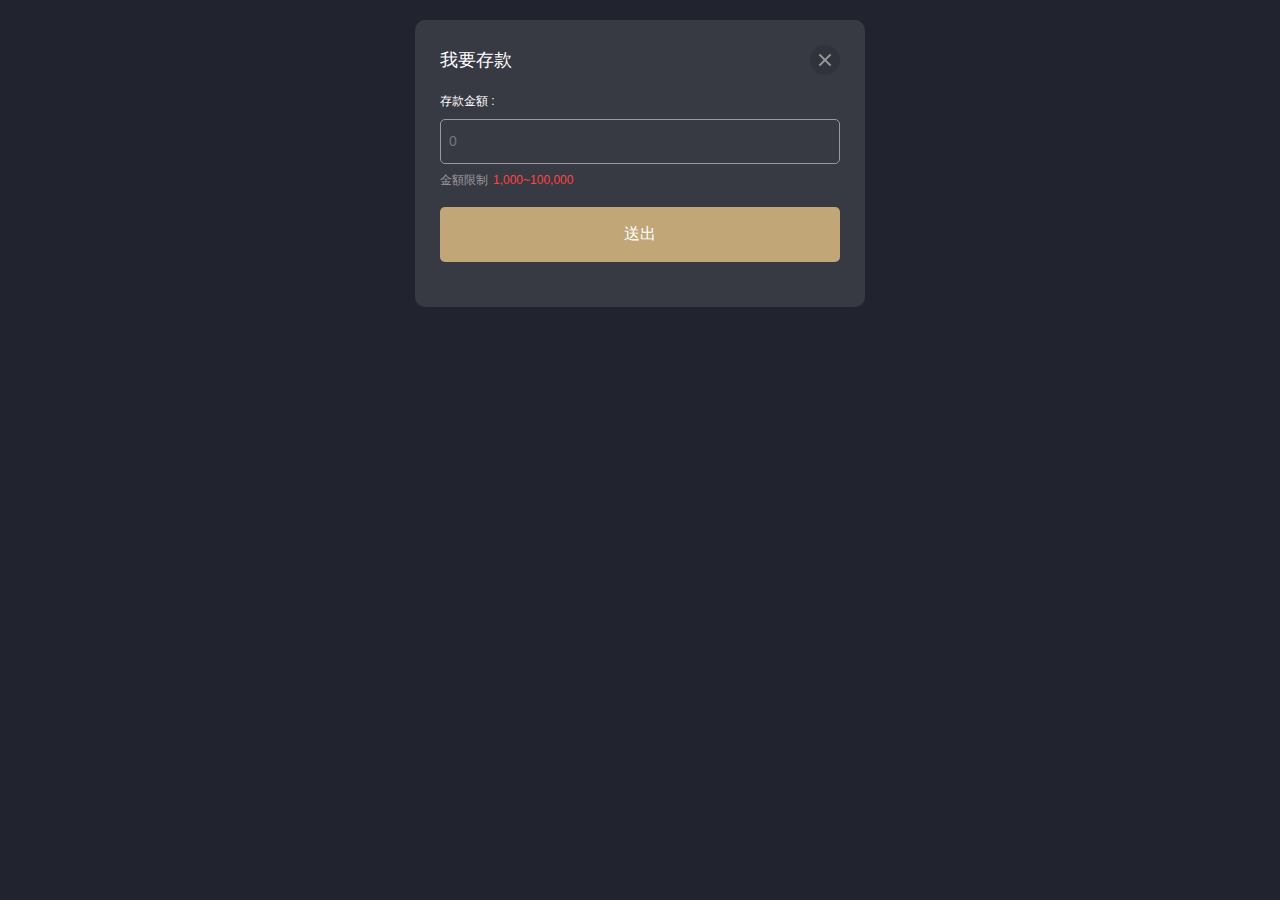
<file: Payment/Wallet_GCASH_PHP.html>
<!doctype html>
<html>
<head>
<meta charset="utf-8">
    <meta http-equiv="X-UA-Compatible" content="IE=edge">
    <meta name="viewport" content="width=device-width, initial-scale=1">
    <meta name="Description" content="99PLAY">
    <title>Ewin - Wallet</title>

    <!-- Favicon and touch icons -->
    <link rel="shortcut icon" href="/Game/ico/favicon.png">
    <link rel="apple-touch-icon-precomposed" sizes="144x144" href="/Game/ico/apple-touch-icon-144-precomposed.png">
    <link rel="apple-touch-icon-precomposed" sizes="114x114" href="/Game/ico/apple-touch-icon-114-precomposed.png">
    <link rel="apple-touch-icon-precomposed" sizes="72x72" href="/Game/ico/apple-touch-icon-72-precomposed.png">
    <link rel="apple-touch-icon-precomposed" sizes="57x57" href="/Game/ico/apple-touch-icon-57-precomposed.png">

    <!-- CSS -->
    <link href="css/GCASH_PAGE.css" rel="stylesheet" type="text/css">

    <!-- HTML5 Shim and Respond.js IE8 support of HTML5 elements and media queries -->
    <!-- WARNING: Respond.js doesn't work if you view the page via file:// -->
    <!--[if lt IE 9]>
            <script src="https://oss.maxcdn.com/libs/html5shiv/3.7.0/html5shiv.js"></script>
            <script src="https://oss.maxcdn.com/libs/respond.js/1.4.2/respond.min.js"></script>
        <![endif]-->
    <!-- Favicon and touch icons -->
    <link rel="shortcut icon" href="file:///D|/WEB站存/LSGT/ico/favicon.png">
    <link rel="apple-touch-icon-precomposed" sizes="144x144" href="file:///D|/WEB站存/LSGT/ico/apple-touch-icon-144-precomposed.png">
    <link rel="apple-touch-icon-precomposed" sizes="114x114" href="file:///D|/WEB站存/LSGT/ico/apple-touch-icon-114-precomposed.png">
    <link rel="apple-touch-icon-precomposed" sizes="72x72" href="file:///D|/WEB站存/LSGT/ico/apple-touch-icon-72-precomposed.png">
    <link rel="apple-touch-icon-precomposed" href="file:///D|/WEB站存/LSGT/ico/apple-touch-icon-57-precomposed.png">
</head>

<body>
    <div class="GCP_wrapper">
        <div class="GCP_main">
            <div class="GCP_header">
                <div class="GCP_Tit"><span class="language_replace">我要存款</span></div>
                <div class="GCP_closeBtn"><span>Close</span></div>
            </div>
            <div class="GCP_div">
                <div class="GCP_input">
                    <div><span class="language_replace">存款金額</span> :</div>
                    <input type="number" language_replace="placeholder" placeholder="0">
                    <div class="GCP_info"><span class="language_replace">金額限制</span><span>1,000</span>~<span>100,000</span></div>
                </div>
                <div class="GCP_OKBtn"><span class="language_replace">送出</span></div>
            </div>
        </div>
    </div>   
    <!-- 跳出訊息 -->
    <div class="GCP_POPUP" style="display: none;">
        <div class="GCP_POPUPDiv">
            <!--
            
            -->
            <div class="GCP_POPUPText"><span class="language_replace">錢包餘額不足</span></div>
            <div class="GCP_Btn2"><span class="language_replace">確認</span></div>
        </div>
    </div>
</body>
</html>
</file>
<file: css/media-main.css>
@charset "UTF-8";
/* CSS Document */
@media (min-width: 900px) {
    .wrapper {
        /* min-width: 1300px; */
    }

    .header {
        width: 100%;
        /* height: 160px; */
        /* background: rgba(0,0,0,0.50); */
    }

    .header-tit {
        max-width: 1280px;
        height: 50px;
        border-bottom: solid 1px #333;
        margin: 0 auto;
        padding: 10px 10px;
    }

    .header_none hr {
        display: none;
    }

    .header_none {
        /*none-header*/
        position: relative;
        width: 100%;
        height: 150px;
        background: rgba(0, 0, 0, 0.5);
    }

    .header-tit_none {
        /*none-header*/
        position: relative;
        max-width: 1280px;
        height: 60px;
        line-height: 60px;
        border-bottom: solid 1px #333;
        margin: 0 auto;
        padding: 5px 10px;
    }

    .login_input {
        /*none-header*/
        position: absolute;
        top: 0;
        right: 370px;
    }

    #UserID, #pwd {
        /*none-header*/
        position: relative;
        margin-top: 5px;
        width: 200px;
        height: 54px;
        background-color: rgba(0, 0, 0, 0.5);
        display: inline-block;
        font-size: 20px;
    }

    .UserID {
        position: relative;
    }

        .UserID::before {
            content: "";
            width: 50px;
            height: 50px;
            background: red;
            position: absolute;
            top: 0px;
            left: 0px;
            z-index: 9999;
        }

    .LVCode_div {
        /*none-header*/
        position: absolute;
        top: 0;
        right: 190px;
    }

    .LVCode_div {
        /*none-header*/
        padding-top: 5px;
    }

        .LVCode_div img {
            margin-top: 0px;
            margin-bottom: 0px;
            vertical-align: middle;
        }

    #ValidateBtn {
        /*none-header*/
        margin: 0px;
        margin-top: 0px;
        margin-bottom: 0px;
        width: 50px;
        padding: 6px;
        vertical-align: middle;
    }

    #LoginValidateCode {
        /*none-header*/
        margin-top: 3px;
        height: 22px;
        background-color: rgba(0, 0, 0, 0.5);
    }

    .loginBrn_div {
        /*none-header*/
        position: absolute;
        top: 5px;
        right: 0px;
        padding-top: 5px;
    }

    #loginBtn {
        /*none-header*/
        /*height: 56px;*/
    }

    #signinBtn {
        /*none-header*/
        /*height: 56px;*/
        border: 1px solid #9c8866;
        background-color: rgba(0, 0, 0, 0.5);
        color: #9c8866;
    }

        #signinBtn:hover {
            /*none-header*/
            /*height: 56px;*/
            border: 1px solid #9c8866;
            background-color: #9c8866;
            color: #fff;
        }

    .header-tit-point-wrapper .btn-pointRefresh {
        width: auto;
        height: auto;
        position: relative;
        overflow: hidden;
    }

        .header-tit-point-wrapper .btn-pointRefresh .tooltip {
            position: absolute;
            display: inline-block !important;
            left: 40px;
            white-space: nowrap;
            color: white;
            background: rgba(198, 40, 40, 0.52);
            font-size: 13px;
            padding: 5px 10px;
            border-radius: 5px;
            transition: all 0.3s ease-out;
            opacity: 0;
            left: 35px;
        }

            .header-tit-point-wrapper .btn-pointRefresh .tooltip::before {
                position: absolute;
                left: -10px;
                top: 7px;
                display: block;
                content: "";
                width: 0;
                height: 0;
                border-style: solid;
                border-width: 5px 10px 5px 0;
                border-color: transparent rgba(198, 40, 40, 0.52) transparent transparent;
                -moz-filter: drop-shadow(0 1px 5px rgba(67, 38, 0, 0.5));
                -ms-filter: drop-shadow(0 1px 5px rgba(67, 38, 0, 0.5));
                -o-filter: drop-shadow(0 1px 5px rgba(67, 38, 0, 0.5));
                filter: drop-shadow(0 1px 5px rgba(0, 0, 0, 0.3));
            }

        .header-tit-point-wrapper .btn-pointRefresh::before {
            color: #c62828;
        }

        .header-tit-point-wrapper .btn-pointRefresh:hover {
            overflow: visible;
        }

            .header-tit-point-wrapper .btn-pointRefresh:hover .tooltip {
                opacity: 1;
                left: 40px;
            }

    .header-tit-point {
        float: left;
        position: relative;
        padding-left: 20px;
        padding-right: 20px;
        margin-left: 80px;
        margin-top: 10px;
        height: 35px;
        background-color: rgba(0, 0, 0, 0.8);
        border-radius: 50px;
    }

        .header-tit-point::before {
            top: -4px;
            left: -50px;
            background-image: url(../images/icon-chip.png);
            background-repeat: no-repeat;
            background-position: left 0px;
            background-size: 50px;
            z-index: 2;
        }

    .header-tit-point-bg {
        max-height: 35px;
    }

    .user-email {
        float: right;
        margin: 10px 5px;
        padding: 10px 20px;
    }

    .btn-logout {
        /* float: right; */
    }

    .header-nav {
        max-width: 1280px;
        margin: 0 auto;
        display: flex;
        justify-content: space-between;
        flex-flow: row wrap;
        align-items: center;
    }

    .header-nav_none {
        /*none-header*/
        width: 1280px;
        margin: 0 auto;
    }

    .dropdown-btn {
        display: none;
    }

    .header-nav-logo {
        position: relative;
        width: calc(100% - (96px * 6) - 10px);
        max-width: 280px;
    }

        .header-nav-logo img {
            /* position: absolute; */
        }

    .header-nav-menu {
        float: right;
    }

        .header-nav-menu ol li {
            text-align: center;
            color: #fff;
            float: left;
        }

            .header-nav-menu ol li span {
                font-size: 25px;
                line-height: 30px;
                color: #9c8866;
            }

            .header-nav-menu ol li a {
                display: block;
                color: #fff;
                /* height: 69px; */
                line-height: 20px;
                padding: 20px 20px;
                /* padding-top:20px; */
                min-width: 60px;
            }

                .header-nav-menu ol li a:hover {
                    background: rgba(255, 255, 255, 0.1);
                    padding-top: 15px;
                    border-bottom: 5px solid #9c8866;
                }

    .swiper-container {
        position: relative;
        /* width: 1280px; */
        height: auto;
        margin-left: auto;
        margin-right: auto;
    }

    .marquee_form {
        margin: 0 auto;
        margin-top: 8px;
        height: 50px;
    }

    .navbar-Marquee {
        /* width: 60%;
        float: left; */
        text-align: left;
        border-radius: 50px;
        line-height: 20px;
        /* margin-top: 10px;
        margin-left: 10px; */
        background: rgba(0, 0, 0, 0.5);
        padding: 5px 20px;
    }

    .marquee_form_left {
        /* padding: 1px;
        line-height: 50px;
        float: left; */
        /* font-size: 40px; */
    }

    .marquee_form_right {
        float: right;
        margin-top: 15px;
        margin-right: 20px;
    }

    /***** 網站內容介紹 *****/
    .main-game-list {
        padding-top: 30px;
        width: 100%;
        height: auto;
        min-height: 530px;
        background: rgba(255, 255, 255, 0.3);
    }

    .game-list-com {
        margin: auto;
        width: 1280px;
    }

    .game-list-btn-left {
        margin-top: 20px;
    }

    .game-list-com-banner550300 {
        float: left;
        padding: 0px 5px 30px 5px;
    }

        .game-list-com-banner550300 a {
            position: relative;
            display: block;
            width: 550px;
            height: 300px;
            border-radius: 10px;
        }

            .game-list-com-banner550300 a:after {
                content: "";
                width: 550px;
                height: 300px;
                position: absolute;
                top: 0;
                left: 0;
                border-radius: 10px;
                box-shadow: inset 0px 0px 0px 3px rgba(255, 255, 255, 0.2), 0px 2px 5px 1px rgba(0, 0, 0, 0.5);
                z-index: 2;
            }

            .game-list-com-banner550300 a img {
                position: relative;
                border-radius: 10px;
            }

    .game-list-com-banner550-tit {
        width: 510px;
        height: 270px;
        padding-top: 50px;
        padding-left: 40px;
        position: absolute;
        top: 0;
        left: 0;
        z-index: 3;
    }

    .game-list-com-banner550180 {
        float: left;
        padding: 0px 5px 30px 5px;
    }

        .game-list-com-banner550180 a {
            position: relative;
            display: block;
            width: 550px;
            height: 180px;
            border-radius: 10px;
        }

            .game-list-com-banner550180 a:after {
                content: "";
                width: 550px;
                height: 180px;
                position: absolute;
                top: 0;
                left: 0;
                border-radius: 10px;
                box-shadow: inset 0px 0px 0px 3px rgba(255, 255, 255, 0.2), 0px 2px 5px 1px rgba(0, 0, 0, 0.5);
                z-index: 2;
            }

            .game-list-com-banner550180 a img {
                position: relative;
                border-radius: 10px;
            }

    .game-list-com-banner550180-tit {
        width: 510px;
        height: 150px;
        padding-top: 30px;
        padding-left: 40px;
        position: absolute;
        top: 0;
        left: 0;
        z-index: 3;
    }

    .game-list-com-banner350300 {
        float: left;
        padding: 0px 5px 30px 5px;
    }

        .game-list-com-banner350300 a {
            position: relative;
            display: block;
            width: 350px;
            height: 300px;
            border-radius: 10px;
        }

            .game-list-com-banner350300 a:after {
                content: "";
                width: 350px;
                height: 300px;
                position: absolute;
                top: 0;
                left: 0;
                border-radius: 10px;
                box-shadow: inset 0px 0px 0px 3px rgba(255, 255, 255, 0.2), 0px 2px 5px 1px rgba(0, 0, 0, 0.5);
                z-index: 2;
            }

            .game-list-com-banner350300 a img {
                position: relative;
                border-radius: 10px;
            }

    .game-list-com-banner350-tit {
        width: 310px;
        height: 270px;
        padding-top: 50px;
        padding-left: 40px;
        position: absolute;
        top: 0;
        left: 0;
        z-index: 3;
    }

    .game-list-com-banner350180 {
        float: left;
        padding: 0px 5px 30px 5px;
    }

        .game-list-com-banner350180 a {
            position: relative;
            display: block;
            width: 350px;
            height: 180px;
            border-radius: 10px;
        }

            .game-list-com-banner350180 a:after {
                content: "";
                width: 350px;
                height: 180px;
                position: absolute;
                top: 0;
                left: 0;
                border-radius: 10px;
                box-shadow: inset 0px 0px 0px 3px rgba(255, 255, 255, 0.2), 0px 2px 5px 1px rgba(0, 0, 0, 0.5);
                z-index: 2;
            }

            .game-list-com-banner350180 a img {
                position: relative;
                border-radius: 10px;
            }

    .game-list-com-banner350180-tit {
        width: 310px;
        height: 150px;
        padding-top: 30px;
        padding-left: 40px;
        position: absolute;
        top: 0;
        left: 0;
        z-index: 3;
    }

    .game-list-com-banner550180-m {
        display: none;
    }

    .mobileAPP-con {
        text-align: center;
        width: 100%;
        height: 450px;
        background: rgba(0, 0, 0, 0.7);
        background: url(../images/download_bg.png) center center no-repeat;
    }

        .mobileAPP-con hr {
            border: none;
            margin: 10px auto;
            width: 100px;
            height: 5px;
            background: #9c8866;
        }
}

@media (max-width: 899px) {
    /***** 網站內容介紹 *****/
    .main-game-list {
        /* padding-top: 10px; */
        width: 100%;
        height: auto;
        background: rgba(255, 255, 255, 0.3);
    }

    .game-list-com {
        margin: auto;
        width: 100%;
    }

    .game-list-btn-left {
        margin-top: 5px;
    }

    .game-list-com-banner550300 {
        padding: 0px 10px 20px 10px;
    }

        .game-list-com-banner550300 a {
            position: relative;
            display: block;
            width: 100%;
            height: auto;
            border-radius: 10px;
        }

            .game-list-com-banner550300 a:after {
                content: "";
                width: 100%;
                height: 100%;
                position: absolute;
                top: 0;
                left: 0;
                border-radius: 10px;
                box-shadow: inset 0px 0px 0px 3px rgba(255, 255, 255, 0.2), 0px 2px 5px 1px rgba(0, 0, 0, 0.5);
                z-index: 2;
            }

            .game-list-com-banner550300 a img {
                position: relative;
                border-radius: 10px;
                width: 100%;
                height: auto;
            }

    .game-list-com-banner550-tit {
        width: 60%;
        height: auto;
        padding-top: 4%;
        padding-left: 8%;
        position: absolute;
        top: 0;
        left: 0;
        z-index: 3;
    }

    .game-list-com-banner550180 {
        padding: 0px 10px 30px 10px;
    }

        .game-list-com-banner550180 a {
            position: relative;
            display: block;
            width: 100%;
            height: auto;
            border-radius: 10px;
        }

            .game-list-com-banner550180 a:after {
                content: "";
                width: 100%;
                height: 100%;
                position: absolute;
                top: 0;
                left: 0;
                border-radius: 10px;
                box-shadow: inset 0px 0px 0px 3px rgba(255, 255, 255, 0.2), 0px 2px 5px 1px rgba(0, 0, 0, 0.5);
                z-index: 2;
            }

            .game-list-com-banner550180 a img {
                position: relative;
                border-radius: 10px;
                width: 100%;
                height: auto;
            }

    .game-list-com-banner550180-tit {
        width: 80%;
        height: auto;
        padding-top: 4%;
        padding-left: 8%;
        position: absolute;
        top: 0;
        left: 0;
        z-index: 3;
    }

    .game-list-com-banner550180-m {
        padding: 0px 10px 30px 10px;
    }

        .game-list-com-banner550180-m a {
            position: relative;
            display: block;
            width: 100%;
            height: auto;
            border-radius: 10px;
        }

            .game-list-com-banner550180-m a:after {
                content: "";
                width: 100%;
                height: 100%;
                position: absolute;
                top: 0;
                left: 0;
                border-radius: 10px;
                box-shadow: inset 0px 0px 0px 3px rgba(255, 255, 255, 0.2), 0px 2px 5px 1px rgba(0, 0, 0, 0.5);
                z-index: 2;
            }

            .game-list-com-banner550180-m a img {
                position: relative;
                border-radius: 10px;
                width: 100%;
                height: auto;
            }

    .game-list-com-banner350300 {
        width: 48%;
        display: none;
        padding: 0px 0px 30px 0px;
        margin-left: 1%;
    }

        .game-list-com-banner350300 a {
            position: relative;
            display: block;
            width: 100%;
            height: auto;
            border-radius: 10px;
        }

            .game-list-com-banner350300 a:after {
                content: "";
                width: 100%;
                height: 100%;
                position: absolute;
                top: 0;
                left: 0;
                border-radius: 10px;
                box-shadow: inset 0px 0px 0px 3px rgba(255, 255, 255, 0.2), 0px 2px 5px 1px rgba(0, 0, 0, 0.5);
                z-index: 2;
            }

            .game-list-com-banner350300 a img {
                position: relative;
                border-radius: 10px;
                width: 100%;
                height: auto;
            }

    .game-list-com-banner350-tit {
        width: 50%;
        height: auto;
        padding-top: 10%;
        padding-left: 10%;
        position: absolute;
        top: 0;
        left: 0;
        z-index: 3;
    }

    .game-list-com-banner350180 {
        display: none;
        padding: 0px 5px 30px 5px;
    }

        .game-list-com-banner350180 a {
            position: relative;
            display: block;
            width: 100%;
            height: auto;
            border-radius: 10px;
        }

            .game-list-com-banner350180 a:after {
                content: "";
                width: 100%;
                height: 100%;
                position: absolute;
                top: 0;
                left: 0;
                border-radius: 10px;
                box-shadow: inset 0px 0px 0px 3px rgba(255, 255, 255, 0.2), 0px 2px 5px 1px rgba(0, 0, 0, 0.5);
                z-index: 2;
            }

            .game-list-com-banner350180 a img {
                position: relative;
                border-radius: 10px;
                width: 100%;
                height: auto;
            }

    .game-list-com-banner350180-tit {
        width: 50%;
        height: auto;
        padding-top: 10%;
        padding-left: 10%;
        position: absolute;
        top: 0;
        left: 0;
        z-index: 3;
    }

    /****************************/
    .header {
        width: 100%;
        /* background: rgba(0,0,0,0.8); */
    }

    .header-tit {
        width: 100%;
        height: 110px;
        border-bottom: solid 0px #111;
        margin: 0 auto;
        position: relative;
        /* background:#282828; */
    }

    .header_none hr {
        display: none;
    }

    .header_none {
        /*none-header*/
        position: relative;
        width: 100%;
        height: auto;
        background: rgba(0, 0, 0, 0.5);
    }

    .header-tit_none {
        /*none-header*/
        position: relative;
        width: 100%;
        height: 40px;
        line-height: 40px;
        border-bottom: solid 0px #333;
        margin: 0 auto;
        padding: 5px 0px;
    }

    .login_input {
        /*none-header*/
        position: absolute;
        top: 0;
        right: 370px;
    }

    .UserID {
        position: relative;
    }

        .UserID::before {
            content: "";
            width: 50px;
            height: 50px;
            background: red;
            position: absolute;
            top: 0px;
            left: 0px;
            z-index: 9999;
        }

    .LVCode_div {
        /*none-header*/
        position: absolute;
        top: 0;
        right: 190px;
    }

    .LVCode_div {
        /*none-header*/
        padding-top: 5px;
    }

        .LVCode_div img {
            margin-top: 0px;
            margin-bottom: 0px;
            vertical-align: middle;
        }

    #ValidateBtn {
        /*none-header*/
        margin: 0px;
        margin-top: 0px;
        margin-bottom: 0px;
        width: 40px;
        padding: 6px;
        vertical-align: middle;
    }

    #LoginValidateCode {
        /*none-header*/
        margin-top: 3px;
        height: 22px;
        background-color: rgba(0, 0, 0, 0.5);
    }

    .loginBrn_div {
        /*none-header*/
        position: absolute;
        top: 5px;
        right: 0px;
        padding-top: 5px;
    }

    #loginBtn {
        /*none-header*/
        /*height: 56px;*/
    }

    #signinBtn {
        /*none-header*/
        /*height: 56px;*/
        border: 1px solid #9c8866;
        background-color: rgba(0, 0, 0, 0.5);
        color: #9c8866;
        margin-right: 5px;
    }

        #signinBtn:hover {
            /*none-header*/
            /*height: 56px;*/
            border: 1px solid #9c8866;
            background-color: #9c8866;
            color: #fff;
        }

    .header-tit-point-wrapper {
        width: 100%;
        height: auto;
        background: #9c8866;
        padding: 7px 0px;
        /* background-color: rgba(0,0,0,0.8);
    border-radius: 50px; */
    }

    .header-tit-point {
        height: 35px;
        background-color: rgba(0, 0, 0, 0.8);
        border-radius: 50px;
    }

    .header-tit-info,
    .header-tit-user-login-wrapper {
        position: absolute;
        top: 53px;
    }

    .header-tit-info {
        left: 8px;
        /* width: 30%; */
    }

    .header-tit-user-login-wrapper {
        right: 8px;
    }

    .header-tit-point {
        position: relative;
        margin: 0px 10px 0px 50px;
        width: auto;
        padding-left: 20px;
    }

        .header-tit-point:before {
            top: 2px;
            left: -45px;
            background-image: url(../images/icon-chip-black.png);
            background-repeat: no-repeat;
            background-position: left 0px;
            background-size: 38px;
            z-index: 2;
        }

    .user-email {
        float: right;
        margin-right: 20px;
        margin-top: 25px;
    }

    .btn-logout {
        /* float: right;
    margin-right: 20px;
    margin-top: 15px; */
    }

    .header-nav {
        /*margin-top: 80px;*/
        width: 100%;
        padding: 5px 0px;
        position: relative;
        /* background: rgba(0,0,0,0.8); */
    }

    .header-nav-logo {
        width: 100%;
    }

    .header-nav img {
        padding-left: 10px;
        width: 28%;
        max-width: 232px;
        height: auto;
    }

    .header-nav_none {
        /*none-header*/
        margin-top: 30px;
        width: 100%;
        padding: 10px 0px;
        position: relative;
        background: rgba(0, 0, 0, 0.8);
    }

        .header-nav_none img {
            /*none-header*/
            padding-left: 10px;
            width: 70%;
            height: auto;
        }

    .header-nav-menu {
        margin-top: 10px;
        float: left;
        /* background: rgba(0,0,0,0.8);
    background: -webkit-linear-gradient(-45deg,rgba(20,5,1,0.9),rgba(0,0,0,0.9));
       background: -o-linear-gradient(-45deg,rgba(20,5,1,0.9),rgba(0,0,0,0.9));
       background: -moz-linear-gradient(-45deg,rgba(20,5,1,0.9),rgba(0,0,0,0.9));
       background: linear-gradient(to -45deg,rgba(20,5,1,0.9),rgba(0,0,0,0.9));	 */
        width: 100%;
        height: 0px;
        overflow: hidden;
    }

    .dropdownDiv-down {
        animation-name: dropdownDiv-down-an;
        animation-iteration-count: 1;
        animation-duration: 0.8s;
        animation-fill-mode: forwards;
    }

    .dropdown-btn {
        font-size: 25px;
        position: absolute;
        width: 30px;
        height: 30px;
        /* top :35%; */
        top: 16px;
        right: 20px;
        text-align: center;
    }

    .header-nav-menu ol li {
        display: inline;
        text-align: center;
        color: #fff;
        width: 100%;
        vertical-align: middle;
    }

        .header-nav-menu ol li a span {
            width: 100%;
            font-size: 20px;
            line-height: 10px;
            color: #9c8866;
            display: inline;
            margin-top: 5px;
            margin-right: 10px;
        }

        .header-nav-menu ol li a {
            text-align: left;
            display: block;
            width: auto;
            color: #fff;
            line-height: 10px;
            vertical-align: middle;
            border-bottom: solid 1px #9c8866;
            padding: 20px;
        }

            .header-nav-menu ol li a:active {
                background: rgba(255, 255, 255, 0.1);
            }

        .header-nav-menu ol li br {
            display: none;
        }

    .swiper-container {
        position: relative;
        width: 100%;
        height: auto;
        margin-left: auto;
        margin-right: auto;
    }

    .swiper-button-next, .swiper-button-prev {
        display: none;
    }

    .marquee_form {
        position: relative;
        margin: 0 auto;
        margin-top: 8px;
        height: 50px;
        width: 100%;
    }

    .marquee_form_left {
        /* position: absolute;
        top: 0px;
        left: 10px;
        padding: 1px;
        line-height: 50px;
        font-size: 40px; */
    }

    .marquee_form_right {
        position: absolute;
        top: 0px;
        right: 0px;
        margin-top: 15px;
        margin-right: 20px;
    }

    .navbar-Marquee {
        /* width: 50%; */
        /* text-align: left;
        border-radius: 50px;
        line-height: 20px;
        margin-top: 10px;
        margin-left: 40px;
        background: rgba(0, 0, 0, 0.5); */
        /* padding: 5px 20px; */
    }

    .mobileAPP-con {
        text-align: left;
        width: 100%;
        height: 450px;
        background: rgba(0, 0, 0, 0.7);
        background: url(../images/download_bg_m.png) no-repeat;
        background-position: right center;
    }

        .mobileAPP-con hr {
            border: none;
            margin: 10px 0px;
            width: 180px;
            height: 5px;
            background: #9c8866;
        }

    .download-tit {
        margin-left: 20px;
    }
}

@media (max-width: 899px) and (min-width: 740px) {
    .header_none hr {
        display: none;
    }

    .login_input {
        text-align: right;
        position: absolute;
        top: 0;
        left: 0px;
    }

    #UserID, #pwd {
        /*none-header*/
        position: relative;
        margin-top: 5px;
        width: 150px;
        height: 54px;
        background-color: rgba(0, 0, 0, 0.5);
        display: inline-block;
        font-size: 20px;
    }
}

@media (max-width: 739px) and (min-width: 561px) {
    .header_none hr {
        display: none;
    }

    .login_input {
        text-align: right;
        position: absolute;
        top: 0;
        left: 0px;
    }

    #UserID, #pwd {
        /*none-header*/
        position: relative;
        margin-top: 5px;
        width: 80%;
        height: 24px;
        background-color: rgba(0, 0, 0, 0.5);
        display: block;
    }

    #UserID {
        margin-top: 5px;
        margin-bottom: 5px;
    }

    #pwd {
        margin-top: 0px;
    }
}

@media (max-width: 560px) {
    .header_none hr {
        display: block;
        border: 0.5px solid rgba(255, 255, 255, 0.3);
        width: 100%;
        margin-top: 47px;
    }

    .login_input {
        width: 100%;
        position: absolute;
        top: 0;
        left: 0px;
        padding-right: 0px;
    }

    #UserID, #pwd {
        /*none-header*/
        position: relative;
        margin-top: 5px;
        width: 42%;
        height: 40px;
        background-color: rgba(0, 0, 0, 0.5);
        display: inline-block;
        margin-left: 1%;
        margin-right: 1%;
    }

    .header-nav_none {
        margin-top: 80px;
    }

    .LVCode_div {
        position: absolute;
        top: 52px;
        left: 1%;
    }

    /*.loginBrn_div{
  	margin-top: 0px;
  	position: absolute;
  	top:52px;
  	right:2%;
  }*/
    #loginBtn {
        margin-right: 3px;
    }

    .game-list-com-banner350-tit h1 {
        margin-top: 45%;
    }

    .game-list-com-banner350-tit p {
        display: none;
    }

    .game-list-com-banner350-tit .game-list-btn-left {
        display: none;
    }
}

@media (max-width: 440px) {
    .game-list-btn-left {
        display: none;
    }
}
/* Retina-ize images/icons */
</file>
<file: css/vegas.css>
.vegas-wrapper,
.vegas-overlay,
.vegas-timer,
.vegas-slide,
.vegas-slide-inner {
    position: absolute;
    top: 0;
    left: 0;
    bottom: 0;
    right: 0;
    overflow: hidden;
    border: none;
    padding: 0;
    margin: 0;
}

.vegas-overlay {
    opacity: .5;
    background: transparent url("overlays/02.png") center center repeat;
}

.vegas-timer {
    top: auto;
    bottom: 0;
    height: 2px;
}

.vegas-timer-progress {
    width: 0%;
    height: 100%;
    background: white;
    -webkit-transition: width ease-out;
    transition: width ease-out;
}

.vegas-timer-running .vegas-timer-progress {
    width: 100%;
}

.vegas-slide,
.vegas-slide-inner {
    margin: 0;
    padding: 0;
    background: transparent center center no-repeat;
    -webkit-transform: translateZ(0);
            transform: translateZ(0);
    will-change: transform, opacity;
}

body .vegas-container {
    overflow: hidden !important;
    position: relative;
}

.vegas-video {
    min-width: 100%;
    min-height: 100%;
    width: auto;
    height: auto;
}

body.vegas-container {
    overflow: hidden;
    position: static;
    z-index: -2;
}

body.vegas-container > .vegas-timer,
body.vegas-container > .vegas-overlay,
body.vegas-container > .vegas-slide {
    position: fixed;
    z-index: -1;
}

/* Target Safari IOS7+ in order to add 76px */
_::full-page-media, _:future,
:root body.vegas-container > .vegas-slide,
:root body.vegas-container > .vegas-overlay {
    bottom: -76px;
}

/*******************************************/
/* blur transition */
/*******************************************/
.vegas-transition-blur,
.vegas-transition-blur2 {
    opacity: 0;
    -webkit-filter: blur(32px);
            filter: blur(32px);
}

.vegas-transition-blur-in,
.vegas-transition-blur2-in {
    opacity: 1;
    -webkit-filter: blur(0px);
            filter: blur(0px);
}

.vegas-transition-blur2-out {
    opacity: 0;
}

/*******************************************/
/* burn transition */
/*******************************************/
.vegas-transition-burn,
.vegas-transition-burn2 {
    opacity: 0;
    -webkit-filter: contrast(1000%) saturate(1000%);
            filter: contrast(1000%) saturate(1000%);
}

.vegas-transition-burn-in,
.vegas-transition-burn2-in {
    opacity: 1;
    -webkit-filter: contrast(100%) saturate(100%);
            filter: contrast(100%) saturate(100%);
}

.vegas-transition-burn2-out {
    opacity: 0;
    -webkit-filter: contrast(1000%) saturate(1000%);
            filter: contrast(1000%) saturate(1000%);
}

/*******************************************/
/* fade transition */
/*******************************************/
.vegas-transition-fade,
.vegas-transition-fade2 {
    opacity: 0;
}

.vegas-transition-fade-in,
.vegas-transition-fade2-in {
    opacity: 1;
}

.vegas-transition-fade2-out {
    opacity: 0;
}

/*******************************************/
/* flash transition */
/*******************************************/
.vegas-transition-flash,
.vegas-transition-flash2 {
    opacity: 0;
    -webkit-filter: brightness(25);
            filter: brightness(25);
}

.vegas-transition-flash-in,
.vegas-transition-flash2-in {
    opacity: 1;
    -webkit-filter: brightness(1);
            filter: brightness(1);
}

.vegas-transition-flash2-out {
    opacity: 0;
    -webkit-filter: brightness(25);
            filter: brightness(25);
}

/*******************************************/
/* negative transition */
/*******************************************/
.vegas-transition-negative,
.vegas-transition-negative2 {
    opacity: 0;
    -webkit-filter: invert(100%);
            filter: invert(100%);
}

.vegas-transition-negative-in,
.vegas-transition-negative2-in {
    opacity: 1;
    -webkit-filter: invert(0);
            filter: invert(0);
}

.vegas-transition-negative2-out {
    opacity: 0;
    -webkit-filter: invert(100%);
            filter: invert(100%);
}

/*******************************************/
/* slideDown transition */
/*******************************************/
.vegas-transition-slideDown,
.vegas-transition-slideDown2 {
    -webkit-transform: translateY(-100%);
            transform: translateY(-100%);
}

.vegas-transition-slideDown-in,
.vegas-transition-slideDown2-in {
    -webkit-transform: translateY(0%);
            transform: translateY(0%);
}

.vegas-transition-slideDown2-out {
    -webkit-transform: translateY(100%);
            transform: translateY(100%);
}

/*******************************************/
/* slideLeft transition */
/*******************************************/
.vegas-transition-slideLeft,
.vegas-transition-slideLeft2 {
    -webkit-transform: translateX(100%);
            transform: translateX(100%);
}

.vegas-transition-slideLeft-in,
.vegas-transition-slideLeft2-in {
    -webkit-transform: translateX(0%);
            transform: translateX(0%);
}

.vegas-transition-slideLeft2-out {
    -webkit-transform: translateX(-100%);
            transform: translateX(-100%);
}

/*******************************************/
/* slideRight transition */
/*******************************************/
.vegas-transition-slideRight,
.vegas-transition-slideRight2 {
    -webkit-transform: translateX(-100%);
            transform: translateX(-100%);
}

.vegas-transition-slideRight-in,
.vegas-transition-slideRight2-in {
    -webkit-transform: translateX(0%);
            transform: translateX(0%);
}

.vegas-transition-slideRight2-out {
    -webkit-transform: translateX(100%);
            transform: translateX(100%);
}

/*******************************************/
/* slideUp transition */
/*******************************************/
.vegas-transition-slideUp,
.vegas-transition-slideUp2 {
    -webkit-transform: translateY(100%);
            transform: translateY(100%);
}

.vegas-transition-slideUp-in,
.vegas-transition-slideUp2-in {
    -webkit-transform: translateY(0%);
            transform: translateY(0%);
}

.vegas-transition-slideUp2-out {
    -webkit-transform: translateY(-100%);
            transform: translateY(-100%);
}

/*******************************************/
/* swirlLeft transition */
/*******************************************/
.vegas-transition-swirlLeft,
.vegas-transition-swirlLeft2 {
    -webkit-transform: scale(2) rotate(35deg);
            transform: scale(2) rotate(35deg);
    opacity: 0;
}

.vegas-transition-swirlLeft-in,
.vegas-transition-swirlLeft2-in {
    -webkit-transform: scale(1) rotate(0deg);
            transform: scale(1) rotate(0deg);
    opacity: 1;
}

.vegas-transition-swirlLeft2-out {
    -webkit-transform: scale(2) rotate(-35deg);
            transform: scale(2) rotate(-35deg);
    opacity: 0;
}

/*******************************************/
/* swirlRight transition */
/*******************************************/
.vegas-transition-swirlRight,
.vegas-transition-swirlRight2 {
    -webkit-transform: scale(2) rotate(-35deg);
            transform: scale(2) rotate(-35deg);
    opacity: 0;
}

.vegas-transition-swirlRight-in,
.vegas-transition-swirlRight2-in {
    -webkit-transform: scale(1) rotate(0deg);
            transform: scale(1) rotate(0deg);
    opacity: 1;
}

.vegas-transition-swirlRight2-out {
    -webkit-transform: scale(2) rotate(35deg);
            transform: scale(2) rotate(35deg);
    opacity: 0;
}

/*******************************************/
/* zoomIn transition */
/*******************************************/
.vegas-transition-zoomIn,
.vegas-transition-zoomIn2 {
    -webkit-transform: scale(0);
            transform: scale(0);
    opacity: 0;
}

.vegas-transition-zoomIn-in,
.vegas-transition-zoomIn2-in {
    -webkit-transform: scale(1);
            transform: scale(1);
    opacity: 1;
}

.vegas-transition-zoomIn2-out {
    -webkit-transform: scale(2);
            transform: scale(2);
    opacity: 0;
}

/*******************************************/
/* zoomOut transition */
/*******************************************/
.vegas-transition-zoomOut,
.vegas-transition-zoomOut2 {
    -webkit-transform: scale(2);
            transform: scale(2);
    opacity: 0;
}

.vegas-transition-zoomOut-in,
.vegas-transition-zoomOut2-in {
    -webkit-transform: scale(1);
            transform: scale(1);
    opacity: 1;
}

.vegas-transition-zoomOut2-out {
    -webkit-transform: scale(0);
            transform: scale(0);
    opacity: 0;
}

/*******************************************/
/* kenburns animation */
/*******************************************/
.vegas-animation-kenburns {
    -webkit-animation: kenburns ease-out;
            animation: kenburns ease-out;
}

@-webkit-keyframes kenburns {
    0% {
        -webkit-transform: scale(1.5);
                transform: scale(1.5);
    }
    100% {
        -webkit-transform: scale(1);
                transform: scale(1);
    }
}

@keyframes kenburns {
    0% {
        -webkit-transform: scale(1.5);
                transform: scale(1.5);
    }
    100% {
        -webkit-transform: scale(1);
                transform: scale(1);
    }
}

/*******************************************/
/* kenburnsDownLeft animation */
/*******************************************/
.vegas-animation-kenburnsDownLeft {
    -webkit-animation: kenburnsDownLeft ease-out;
            animation: kenburnsDownLeft ease-out;
}

@-webkit-keyframes kenburnsDownLeft {
    0% {
        -webkit-transform: scale(1.5) translate(10%, -10%);
                transform: scale(1.5) translate(10%, -10%);
    }
    100% {
        -webkit-transform: scale(1) translate(0, 0);
                transform: scale(1) translate(0, 0);
    }
}

@keyframes kenburnsDownLeft {
    0% {
        -webkit-transform: scale(1.5) translate(10%, -10%);
                transform: scale(1.5) translate(10%, -10%);
    }
    100% {
        -webkit-transform: scale(1) translate(0, 0);
                transform: scale(1) translate(0, 0);
    }
}

/*******************************************/
/* kenburnsDownRight animation */
/*******************************************/
.vegas-animation-kenburnsDownRight {
    -webkit-animation: kenburnsDownRight ease-out;
            animation: kenburnsDownRight ease-out;
}

@-webkit-keyframes kenburnsDownRight {
    0% {
        -webkit-transform: scale(1.5) translate(-10%, -10%);
                transform: scale(1.5) translate(-10%, -10%);
    }
    100% {
        -webkit-transform: scale(1) translate(0, 0);
                transform: scale(1) translate(0, 0);
    }
}

@keyframes kenburnsDownRight {
    0% {
        -webkit-transform: scale(1.5) translate(-10%, -10%);
                transform: scale(1.5) translate(-10%, -10%);
    }
    100% {
        -webkit-transform: scale(1) translate(0, 0);
                transform: scale(1) translate(0, 0);
    }
}

/*******************************************/
/* kenburnsDown animation */
/*******************************************/
.vegas-animation-kenburnsDown {
    -webkit-animation: kenburnsDown ease-out;
            animation: kenburnsDown ease-out;
}

@-webkit-keyframes kenburnsDown {
    0% {
        -webkit-transform: scale(1.5) translate(0, -10%);
                transform: scale(1.5) translate(0, -10%);
    }
    100% {
        -webkit-transform: scale(1) translate(0, 0);
                transform: scale(1) translate(0, 0);
    }
}

@keyframes kenburnsDown {
    0% {
        -webkit-transform: scale(1.5) translate(0, -10%);
                transform: scale(1.5) translate(0, -10%);
    }
    100% {
        -webkit-transform: scale(1) translate(0, 0);
                transform: scale(1) translate(0, 0);
    }
}

/*******************************************/
/* kenburnsLeft animation */
/*******************************************/
.vegas-animation-kenburnsLeft {
    -webkit-animation: kenburnsLeft ease-out;
            animation: kenburnsLeft ease-out;
}

@-webkit-keyframes kenburnsLeft {
    0% {
        -webkit-transform: scale(1.5) translate(10%, 0);
                transform: scale(1.5) translate(10%, 0);
    }
    100% {
        -webkit-transform: scale(1) translate(0, 0);
                transform: scale(1) translate(0, 0);
    }
}

@keyframes kenburnsLeft {
    0% {
        -webkit-transform: scale(1.5) translate(10%, 0);
                transform: scale(1.5) translate(10%, 0);
    }
    100% {
        -webkit-transform: scale(1) translate(0, 0);
                transform: scale(1) translate(0, 0);
    }
}

/*******************************************/
/* kenburnsRight animation */
/*******************************************/
.vegas-animation-kenburnsRight {
    -webkit-animation: kenburnsRight ease-out;
            animation: kenburnsRight ease-out;
}

@-webkit-keyframes kenburnsRight {
    0% {
        -webkit-transform: scale(1.5) translate(-10%, 0);
                transform: scale(1.5) translate(-10%, 0);
    }
    100% {
        -webkit-transform: scale(1) translate(0, 0);
                transform: scale(1) translate(0, 0);
    }
}

@keyframes kenburnsRight {
    0% {
        -webkit-transform: scale(1.5) translate(-10%, 0);
                transform: scale(1.5) translate(-10%, 0);
    }
    100% {
        -webkit-transform: scale(1) translate(0, 0);
                transform: scale(1) translate(0, 0);
    }
}

/*******************************************/
/* kenburnsUpLeft animation */
/*******************************************/
.vegas-animation-kenburnsUpLeft {
    -webkit-animation: kenburnsUpLeft ease-out;
            animation: kenburnsUpLeft ease-out;
}

@-webkit-keyframes kenburnsUpLeft {
    0% {
        -webkit-transform: scale(1.5) translate(10%, 10%);
                transform: scale(1.5) translate(10%, 10%);
    }
    100% {
        -webkit-transform: scale(1) translate(0, 0);
                transform: scale(1) translate(0, 0);
    }
}

@keyframes kenburnsUpLeft {
    0% {
        -webkit-transform: scale(1.5) translate(10%, 10%);
                transform: scale(1.5) translate(10%, 10%);
    }
    100% {
        -webkit-transform: scale(1) translate(0, 0);
                transform: scale(1) translate(0, 0);
    }
}

/*******************************************/
/* kenburnsUpRight animation */
/*******************************************/
.vegas-animation-kenburnsUpRight {
    -webkit-animation: kenburnsUpRight ease-out;
            animation: kenburnsUpRight ease-out;
}

@-webkit-keyframes kenburnsUpRight {
    0% {
        -webkit-transform: scale(1.5) translate(-10%, 10%);
                transform: scale(1.5) translate(-10%, 10%);
    }
    100% {
        -webkit-transform: scale(1) translate(0, 0);
                transform: scale(1) translate(0, 0);
    }
}

@keyframes kenburnsUpRight {
    0% {
        -webkit-transform: scale(1.5) translate(-10%, 10%);
                transform: scale(1.5) translate(-10%, 10%);
    }
    100% {
        -webkit-transform: scale(1) translate(0, 0);
                transform: scale(1) translate(0, 0);
    }
}

/*******************************************/
/* kenburnsUp animation */
/*******************************************/
.vegas-animation-kenburnsUp {
    -webkit-animation: kenburnsUp ease-out;
            animation: kenburnsUp ease-out;
}

@-webkit-keyframes kenburnsUp {
    0% {
        -webkit-transform: scale(1.5) translate(0, 10%);
                transform: scale(1.5) translate(0, 10%);
    }
    100% {
        -webkit-transform: scale(1) translate(0, 0);
                transform: scale(1) translate(0, 0);
    }
}

@keyframes kenburnsUp {
    0% {
        -webkit-transform: scale(1.5) translate(0, 10%);
                transform: scale(1.5) translate(0, 10%);
    }
    100% {
        -webkit-transform: scale(1) translate(0, 0);
                transform: scale(1) translate(0, 0);
    }
}
</file>
<file: css/99playfont/99fonts.css>
@charset "UTF-8";

@font-face {
  font-family: "untitled-font-1";
  src:url("fonts/untitled-font-1.eot");
  src:url("fonts/untitled-font-1.eot?#iefix") format("embedded-opentype"),
    url("fonts/untitled-font-1.woff") format("woff"),
    url("fonts/untitled-font-1.ttf") format("truetype"),
    url("fonts/untitled-font-1.svg#untitled-font-1") format("svg");
  font-weight: normal;
  font-style: normal;

}

[data-icon]:before {
  font-family: "untitled-font-1" !important;
  content: attr(data-icon);
  font-style: normal !important;
  font-weight: normal !important;
  font-variant: normal !important;
  text-transform: none !important;
  speak: none;
  line-height: 1;
  -webkit-font-smoothing: antialiased;
  -moz-osx-font-smoothing: grayscale;
}

[class^="icon-"]:before,
[class*=" icon-"]:before {
  font-family: "untitled-font-1" !important;
  font-style: normal !important;
  font-weight: normal !important;
  font-variant: normal !important;
  text-transform: none !important;
  speak: none;
  line-height: 1;
  -webkit-font-smoothing: antialiased;
  -moz-osx-font-smoothing: grayscale;
}

.icon-icon-clubs:before {
  content: "\61";
}
.icon-icon-diamonds:before {
  content: "\62";
}
.icon-icon-hearts:before {
  content: "\63";
}
.icon-icon-logo:before {
  content: "\64";
}
.icon-icon-map:before {
  content: "\65";
}
.icon-icon-news:before {
  content: "\66";
}
.icon-icon-poker:before {
  content: "\67";
}
.icon-icon-priceoff:before {
  content: "\68";
}
.icon-icon-ship:before {
  content: "\69";
}
.icon-icon-spades:before {
  content: "\6a";
}
.icon-icon-topup:before {
  content: "\6b";
}
.icon-torso-business:before {
  content: "\6c";
}
.icon-megaphone:before {
  content: "\6d";
}
</file>
<file: HTMLBackup/css/media-main.css>
﻿@charset "utf-8";
/* CSS Document */

@media (min-width: 1700px){
	
}
@media(min-width:1600px){

}
@media (min-width: 1200px) and (max-width: 1600px) {

}
@media (min-width: 992px) and (max-width: 1199px) {

}
@media (min-width: 768px) and (max-width: 991px) {

}
@media (min-width: 768px){
	
}
@media (max-width: 767px) {
	
}
@media (max-width: 600px) {
	
}
@media (min-width: 900px) {
    .wrapper {
	    min-width: 1300px;
    }
	
	.header{
	    width: 100%;
	    height: 150px;
	    background: rgba(0,0,0,0.50);
    }
    .header-tit{
    	width: 1280px;
    	height: 50px;
    	border-bottom: solid 1px #333;
    	margin: 0 auto;
    	padding: 5px 10px;
    }	
	.header_none hr{
		display: none;
	}
	.header_none{ /*none-header*/
		position: relative;
	    width: 100%;
	    height: 150px;
	    background: rgba(0,0,0,0.50);
    }
    .header-tit_none{ /*none-header*/
		position: relative;
    	width: 1280px;
    	height: 60px;
		line-height: 60px;
    	border-bottom: solid 1px #333;
    	margin: 0 auto;
    	padding: 5px 10px;
    }
	.login_input{/*none-header*/
		position: absolute;
		top:0;
		right: 370px;
	}
	#UserID,#pwd{/*none-header*/
		position: relative;
		margin-top: 5px;
		width: 200px;
		height: 54px;
		background-color: rgba(0,0,0,0.5);
		display: inline-block;
		font-size: 20px;
	}
	.UserID{
		position: relative;
	}
	.UserID::before{
		content: "";
		width: 50px;
		height: 50px;
		background: red;
		position: absolute;
		top:0px;
		left: 0px;
		z-index: 9999;
	}
	.LVCode_div{/*none-header*/
		position: absolute;
		top:0;
		right: 190px;
	}
	.LVCode_div{/*none-header*/
		padding-top: 5px;
	}
	.LVCode_div img{
		margin-top: 0px;
		margin-bottom: 0px;
		vertical-align: middle;
	}
	#ValidateBtn{/*none-header*/
		margin: 0px;
		margin-top: 0px;
		margin-bottom: 0px;
		width: 50px;
		padding: 6px;
		vertical-align: middle;
	}
	#LoginValidateCode{/*none-header*/
		margin-top: 3px;
		height: 22px;
		background-color: rgba(0,0,0,0.5);
	}
	.loginBrn_div{/*none-header*/
		position: absolute;
		top:0;
		right: 0px;
		padding-top: 5px;
	}
	#loginBtn{/*none-header*/
		/*height: 56px;*/
		margin-right: 10px;
	}
	#signinBtn{/*none-header*/
		/*height: 56px;*/
		border:1px solid #9c8866;
		background-color: rgba(0,0,0,0.5);
		color: #9c8866;
	}
	#signinBtn:hover{/*none-header*/
		/*height: 56px;*/
		border:1px solid #9c8866;
		background-color:#9c8866;
		color: #fff;
	}
	
	
	
	
	
	.header-tit-point{
	height: 35px;
	background-color: rgba(0,0,0,0.5);
	border-radius: 50px;
}
	.header-tit-point:before{
	top:-4px;
	left: -50px;
	background-image: url(../images/icon-chip.png);
	background-repeat: no-repeat;
	background-position: left 0px;
	background-size: 50px;
	z-index: 2;
}
	.header-tit-point{
	float: left;
	position: relative;
	padding-left: 30px;
	padding-right:30px;
	margin-left: 80px;
	margin-top: 10px;
    }
	.user-email{
	float: right;
	margin: 10px 5px;
	padding:  10px 20px;
    }
	.btn-logout{
	margin-top: 8px;
	float: right;
    }
	.header-nav{
	width: 1280px;
	margin: 0 auto;	
	}
	.header-nav_none{ /*none-header*/
	width: 1280px;
	margin: 0 auto;	
	}
	.dropdown-btn{
		display: none;
	}
	.header-nav-menu{
	float: right;
    }
    .header-nav-menu ol li{
    	text-align: center;
    	color: #fff;
    	float: left;
    
    }
    .header-nav-menu ol li span{
    	font-size: 25px;
    	line-height: 30px;
    	color: #9c8866;
    }
    .header-nav-menu ol li a{
    	display: block;
    	color: #fff;
    	height: 69px;
    	line-height: 20px;
    	padding: 0px 20px;
    	padding-top:20px;
    }
    .header-nav-menu ol li a:hover{
    	background: rgba(255,255,255,0.1);
    	padding-top:15px;
    	border-bottom: 5px solid #9c8866; 
    }
	.swiper-container {
	  position: relative;
      width: 1280px;
      height: auto;
      margin-left: auto;
      margin-right: auto;
    }
	.marquee_form{
	margin: 0 auto;
	margin-top: 8px;
	height: 50px;
	width: 1280px
}
	.navbar-Marquee {
	    width: 60%;
	    float: left;	
  		text-align: left;
  		border-radius: 50px;
  		line-height: 20px;	
	    margin-top: 10px;
	    margin-left: 10px;
	    background:rgba(0,0,0,0.5);
	    padding: 5px 20px;
		}
	.marquee_form_left{
	padding: 1px;
	line-height: 50px;
	float: left;
	font-size: 40px;
}
	.marquee_form_right{
	float: right;
	margin-top: 15px;
	margin-right: 20px;
}	
/***** 網站內容介紹 *****/	
.main-game-list{
	padding-top: 30px;
	width: 100%;
	height: auto;
	min-height: 530px;
	background: rgba(255,255,255,0.3);
}
.game-list-com{
	margin:auto;
	width: 1280px;
}	
.game-list-btn-left{
	margin-top: 20px;
}	
	.game-list-com-banner550300	{
	float: left;
	padding:0px 5px 30px 5px;
	}
	.game-list-com-banner550300 a{
	position: relative;
	display: block;
	width: 550px;
	height: 300px;
	border-radius: 10px;	
}
	.game-list-com-banner550300 a:after{
	content: "";
	width: 550px;
	height: 300px;
	position: absolute;
	top:0;
	left: 0;
	border-radius: 10px;
	-webkit-box-shadow: inset 0px 0px 0px 3px rgba(255,255,255,0.2);
	-moz-box-shadow: inset 0px 0px 0px 3px rgba(255,255,255,0.2);
	box-shadow: inset 0px 0px 0px 3px rgba(255,255,255,0.2),0px 2px 5px 1px rgba(0,0,0,0.5);
	z-index: 2;
}
	.game-list-com-banner550300 a img{
	position: relative;
	border-radius: 10px;
	
}
	.game-list-com-banner550-tit{
	width: 510px;
	height: 270px;
	padding-top: 50px;
	padding-left: 40px;
	position: absolute;
	top:0;
	left: 0;
	z-index: 3;
}
	.game-list-com-banner550180{
	float: left;
	padding:0px 5px 30px 5px;
	
}
.game-list-com-banner550180 a{
	position: relative;
	display: block;
	width: 550px;
	height: 180px;
	border-radius: 10px;
	
}
.game-list-com-banner550180 a:after{
	content: "";
	width: 550px;
	height: 180px;
	position: absolute;
	top:0;
	left: 0;
	border-radius: 10px;
	-webkit-box-shadow: inset 0px 0px 0px 3px rgba(255,255,255,0.2);
	-moz-box-shadow: inset 0px 0px 0px 3px rgba(255,255,255,0.2);
	box-shadow: inset 0px 0px 0px 3px rgba(255,255,255,0.2),0px 2px 5px 1px rgba(0,0,0,0.5);
	z-index: 2;
}
.game-list-com-banner550180 a img{
	position: relative;
	border-radius: 10px;
	
}
.game-list-com-banner550180-tit{
	width: 510px;
	height: 150px;
	padding-top: 30px;
	padding-left: 40px;
	position: absolute;
	top:0;
	left: 0;
	z-index: 3;
}
.game-list-com-banner350300{
	float: left;
	padding:0px 5px 30px 5px;
}
.game-list-com-banner350300 a{
	position: relative;
	display: block;
	width: 350px;
	height: 300px;
	border-radius: 10px;
	
}
.game-list-com-banner350300 a:after{
	content: "";
	width: 350px;
	height: 300px;
	position: absolute;
	top:0;
	left: 0;
	border-radius: 10px;
	-webkit-box-shadow: inset 0px 0px 0px 3px rgba(255,255,255,0.2);
	-moz-box-shadow: inset 0px 0px 0px 3px rgba(255,255,255,0.2);
	box-shadow: inset 0px 0px 0px 3px rgba(255,255,255,0.2),0px 2px 5px 1px rgba(0,0,0,0.5);
	z-index: 2;
}
.game-list-com-banner350300 a img{
	position: relative;
	border-radius: 10px;
	
}
.game-list-com-banner350-tit{
	width: 310px;
	height: 270px;
	padding-top: 50px;
	padding-left: 40px;
	position: absolute;
	top:0;
	left: 0;
	z-index: 3;
}	
	.game-list-com-banner350180{
	float: left;
	padding:0px 5px 30px 5px;
}
.game-list-com-banner350180 a{
	position: relative;
	display: block;
	width: 350px;
	height: 180px;
	border-radius: 10px;
	
}
.game-list-com-banner350180 a:after{
	content: "";
	width: 350px;
	height: 180px;
	position: absolute;
	top:0;
	left: 0;
	border-radius: 10px;
	-webkit-box-shadow: inset 0px 0px 0px 3px rgba(255,255,255,0.2);
	-moz-box-shadow: inset 0px 0px 0px 3px rgba(255,255,255,0.2);
	box-shadow: inset 0px 0px 0px 3px rgba(255,255,255,0.2),0px 2px 5px 1px rgba(0,0,0,0.5);
	z-index: 2;
}
.game-list-com-banner350180 a img{
	position: relative;
	border-radius: 10px;
	
}
.game-list-com-banner350180-tit{
	width: 310px;
	height: 150px;
	padding-top: 30px;
	padding-left: 40px;
	position: absolute;
	top:0;
	left: 0;
	z-index: 3;
}
	.game-list-com-banner550180-m{
		display: none;
	}	
.mobileAPP-con{
	text-align: center;
	width: 100%;
	height: 450px;
	background: rgba(0,0,0,0.7);
	background: url(../images/download_bg.png) center center no-repeat;
}	
.mobileAPP-con hr{
	border: none;
	margin: 10px auto;
	width: 100px;
	height: 5px;
	background: #9c8866;
}	
}
@media (max-width: 899px) {
	



	
	
	
	/***** 網站內容介紹 *****/
	.main-game-list{
	padding-top: 30px;
	width: 100%;
	height: auto;
	background: rgba(255,255,255,0.3);
}
.game-list-com{

	margin:auto;
	width: 100%;
}	
	.game-list-btn-left{
	margin-top: 5px;
}
	.game-list-com-banner550300	{
	padding:0px 10px 20px 10px;
	}
	.game-list-com-banner550300 a{
	position: relative;
	display: block;
	width: 100%;
	height: auto;
	border-radius: 10px;	
}
	.game-list-com-banner550300 a:after{
	content: "";
	width: 100%;
	height: 100%;
	position: absolute;
	top:0;
	left: 0;
	border-radius: 10px;
	-webkit-box-shadow: inset 0px 0px 0px 3px rgba(255,255,255,0.2);
	-moz-box-shadow: inset 0px 0px 0px 3px rgba(255,255,255,0.2);
	box-shadow: inset 0px 0px 0px 3px rgba(255,255,255,0.2),0px 2px 5px 1px rgba(0,0,0,0.5);
	z-index: 2;
}
	.game-list-com-banner550300 a img{
	position: relative;
	border-radius: 10px;
	width: 100%;
	height: auto;
	
}	
.game-list-com-banner550-tit{
	width: 60%;
	height: auto;
	padding-top: 4%;
	padding-left: 8%;
	position: absolute;
	top:0;
	left: 0;
	z-index: 3;
}
	.game-list-com-banner550180{	
		
	padding:0px 10px 30px 10px;
	
}
.game-list-com-banner550180 a{
	position: relative;
	display: block;
	width:100%;
	height: auto;
	border-radius: 10px;
	
}
.game-list-com-banner550180 a:after{
	content: "";
	width:100%;
	height: 100%;
	position: absolute;
	top:0;
	left: 0;
	border-radius: 10px;
	-webkit-box-shadow: inset 0px 0px 0px 3px rgba(255,255,255,0.2);
	-moz-box-shadow: inset 0px 0px 0px 3px rgba(255,255,255,0.2);
	box-shadow: inset 0px 0px 0px 3px rgba(255,255,255,0.2),0px 2px 5px 1px rgba(0,0,0,0.5);
	z-index: 2;
}
.game-list-com-banner550180 a img{
	position: relative;
	border-radius: 10px;
	width:100%;
	height: auto;
	
}
.game-list-com-banner550180-tit{
	width: 80%;
	height: auto;
	padding-top:4%;
	padding-left: 8%;
	position: absolute;
	top:0;
	left: 0;
	z-index: 3;
}
.game-list-com-banner550180-m{	
		
	padding:0px 10px 30px 10px;
	
}
.game-list-com-banner550180-m a{
	position: relative;
	display: block;
	width:100%;
	height: auto;
	border-radius: 10px;
	
}
.game-list-com-banner550180-m a:after{
	content: "";
	width:100%;
	height: 100%;
	position: absolute;
	top:0;
	left: 0;
	border-radius: 10px;
	-webkit-box-shadow: inset 0px 0px 0px 3px rgba(255,255,255,0.2);
	-moz-box-shadow: inset 0px 0px 0px 3px rgba(255,255,255,0.2);
	box-shadow: inset 0px 0px 0px 3px rgba(255,255,255,0.2),0px 2px 5px 1px rgba(0,0,0,0.5);
	z-index: 2;
}
.game-list-com-banner550180-m a img{
	position: relative;
	border-radius: 10px;
	width:100%;
	height: auto;
	
}
	
.game-list-com-banner350300{
	width: 48%;
    display: none;
	padding:0px 0px 30px 0px;
	margin-left: 1%;
	
}
.game-list-com-banner350300 a{
	position: relative;
	display: block;
	width: 100%;
	height: auto;
	border-radius: 10px;
	
}
.game-list-com-banner350300 a:after{
	content: "";
	width: 100%;
	height: 100%;
	position: absolute;
	top:0;
	left: 0;
	border-radius: 10px;
	-webkit-box-shadow: inset 0px 0px 0px 3px rgba(255,255,255,0.2);
	-moz-box-shadow: inset 0px 0px 0px 3px rgba(255,255,255,0.2);
	box-shadow: inset 0px 0px 0px 3px rgba(255,255,255,0.2),0px 2px 5px 1px rgba(0,0,0,0.5);
	z-index: 2;
}
.game-list-com-banner350300 a img{
	position: relative;
	border-radius: 10px;
	width: 100%;
	height: auto;
	
}
.game-list-com-banner350-tit{
	width: 50%;
	height: auto;
	padding-top: 10%;
	padding-left: 10%;
	position: absolute;
	top:0;
	left: 0;
	z-index: 3;
}
	.game-list-com-banner350180{
	display: none;
	padding:0px 5px 30px 5px;
}
.game-list-com-banner350180 a{
	position: relative;
	display: block;
	width: 100%;
	height: auto;
	border-radius: 10px;
	
}
.game-list-com-banner350180 a:after{
	content: "";
	width: 100%;
	height: 100%;
	position: absolute;
	top:0;
	left: 0;
	border-radius: 10px;
	-webkit-box-shadow: inset 0px 0px 0px 3px rgba(255,255,255,0.2);
	-moz-box-shadow: inset 0px 0px 0px 3px rgba(255,255,255,0.2);
	box-shadow: inset 0px 0px 0px 3px rgba(255,255,255,0.2),0px 2px 5px 1px rgba(0,0,0,0.5);
	z-index: 2;
}
.game-list-com-banner350180 a img{
	position: relative;
	border-radius: 10px;
	width: 100%;
	height: auto;
	
}
.game-list-com-banner350180-tit{
	width: 50%;
	height: auto;
	padding-top: 10%;
	padding-left: 10%;
	position: absolute;
	top:0;
	left: 0;
	z-index: 3;
}
	/****************************/
	.header{
	    width: 100%;
    }	
    .header-tit{
    	width: 100%;
    	height: 110px;
    	border-bottom: solid 0px #111;
    	margin: 0 auto;
    	position: relative;	
    }	
	.header_none hr{
		display: none;
	}
	.header_none{ /*none-header*/
		position: relative;
	    width: 100%;
	    height: auto;
	    background: rgba(0,0,0,0.50);
    }
    .header-tit_none{ /*none-header*/
		position: relative;
    	width: 100%;
    	height: 40px;
		line-height: 40px;
    	border-bottom: solid 0px #333;
    	margin: 0 auto;
    	padding: 5px 0px;
    }
	.login_input{/*none-header*/
		position: absolute;
		top:0;
		right: 370px;
	}
	.UserID{
		position: relative;
	}
	.UserID::before{
		content: "";
		width: 50px;
		height: 50px;
		background: red;
		position: absolute;
		top:0px;
		left: 0px;
		z-index: 9999;
	}
	.LVCode_div{/*none-header*/
		position: absolute;
		top:0;
		right: 190px;
	}
	.LVCode_div{/*none-header*/
		padding-top: 5px;
	}
	.LVCode_div img{
		margin-top: 0px;
		margin-bottom: 0px;
		vertical-align: middle;
	}
	#ValidateBtn{/*none-header*/
		margin: 0px;
		margin-top: 0px;
		margin-bottom: 0px;
		width: 40px;
		padding: 6px;
		vertical-align: middle;
	}
	#LoginValidateCode{/*none-header*/
		margin-top: 3px;
		height: 22px;
		background-color: rgba(0,0,0,0.5);
	}
	.loginBrn_div{/*none-header*/
		position: absolute;
		top:0;
		right: 0px;
		padding-top: 5px;
	}
	#loginBtn{/*none-header*/
		/*height: 56px;*/
		margin-right: 10px;
	}
	#signinBtn{/*none-header*/
		/*height: 56px;*/
		border:1px solid #9c8866;
		background-color: rgba(0,0,0,0.5);
		color: #9c8866;
		margin-right: 5px;
	}
	#signinBtn:hover{/*none-header*/
		/*height: 56px;*/
		border:1px solid #9c8866;
		background-color:#9c8866;
		color: #fff;
	}
	
	
	
	
	
	
	
	
	
	.header-tit-point{
	height: 35px;
	background-color: rgba(0,0,0,0.8);
	border-radius: 50px;
}	
	.header-tit-info{
		position: absolute;
		top:53px;
		left: 8px;
		width: 30%;
	}
	.header-tit-point-wrapper{
		width: 100%;
		height: auto;
		background: #9c8866;
		padding: 7px 0px;;
	}
	.header-tit-point{
		position: relative;
		margin: 0px 10px 0px 50px;
		width: auto;
		padding-left: 20px;
		
	}
	.header-tit-point:before{
	top:2px;
	left: -45px;
	background-image: url(../images/icon-chip-black.png);
	background-repeat: no-repeat;
	background-position: left 0px;
	background-size: 38px;
	z-index: 2;
}
	.user-email{
	float: right;
    margin-right: 20px;
	margin-top: 25px;
    }
	.btn-logout{
	  float: right;
	  margin-right: 20px;
	  margin-top: 15px;
    }
	.header-nav{
		/*margin-top: 80px;*/
		width:100%;
		padding: 10px 0px;
		position: relative;
		background: rgba(0,0,0,0.8);
	}
	.header-nav-logo{
		width: 100%;
	}
	.header-nav img{
		padding-left: 10px;
		width: 50%;
		height: auto;
	}
	.header-nav_none{/*none-header*/
		margin-top: 30px;
		width:100%;
		padding: 10px 0px;
		position: relative;
		background: rgba(0,0,0,0.8);
	}
	.header-nav_none img{/*none-header*/
		padding-left: 10px;
		width: 70%;
		height: auto;
	}
	.header-nav-menu{
	 margin-top: 10px;
     float: left;
	 background: rgba(0,0,0,0.8);
	 background: -webkit-linear-gradient(-45deg,rgba(20,5,1,0.9),rgba(0,0,0,0.9));
     background: -o-linear-gradient(-45deg,rgba(20,5,1,0.9),rgba(0,0,0,0.9));
     background: -moz-linear-gradient(-45deg,rgba(20,5,1,0.9),rgba(0,0,0,0.9));
     background: linear-gradient(to -45deg,rgba(20,5,1,0.9),rgba(0,0,0,0.9));	
	 width: 100%;
	 height: 0px;
	 overflow: hidden;	

    }
	#dropdownDiv{

	}
	.dropdownDiv-down{
	animation-name:	dropdownDiv-down-an;
	animation-iteration-count:1;
	animation-duration:0.8s;
	animation-fill-mode: forwards;	
}

	
	.dropdown-btn{
		font-size: 25px;
		position: absolute;
		width: 30px;
		height: 30px;
		top :35%;
		right: 5%;
	}
	
    .header-nav-menu ol li{
		display:inline;
    	text-align: center;
    	color: #fff;
		width: 100%; 
		vertical-align: middle;
    }
    .header-nav-menu ol li a span{
		width: 100%;
    	font-size: 20px;
    	line-height: 10px;
    	color: #9c8866;
		display: inline;
		margin-top: 5px;
		margin-right: 10px;
    }
    .header-nav-menu ol li a{
		text-align: left;
    	display: block;
		width: auto;
    	color: #fff;
    	line-height:10px;
		vertical-align: middle;
		border-bottom: solid 1px #9c8866;
		padding:20px;
    }	
    .header-nav-menu ol li a:active{
    	background: rgba(255,255,255,0.1);
    }
	.header-nav-menu ol li br{
    	display: none;
    }
.swiper-container {
	  position: relative;
      width: 100%;
      height: auto;
      margin-left: auto;
      margin-right: auto;
    }
	.swiper-button-next,.swiper-button-prev{
		display: none;
	}
	.marquee_form{
	position: relative;
	margin: 0 auto;
	margin-top: 8px;
	height: 50px;
	width: 100%;
}
	.marquee_form_left{
	position: absolute;
	top:0px;
	left: 10px;
	padding: 1px;
	line-height: 50px;
	font-size: 40px;
}
	.marquee_form_right{
	position: absolute;
	top:0px;
	right: 0px;
	margin-top: 15px;
	margin-right: 20px;
}
    .navbar-Marquee {
	    width: 50%;
  		text-align: left;
  		border-radius: 50px;
  		line-height: 20px;	
	    margin-top: 10px;
	    margin-left: 40px;
	    background:rgba(0,0,0,0.5);
	    padding: 5px 20px;
		}
	.mobileAPP-con{
	text-align: left;
	width: 100%;
	height: 450px;
	background: rgba(0,0,0,0.7);
	background: url(../images/download_bg_m.png) no-repeat;
	background-position:  right center;	
}
	.mobileAPP-con hr{
	border: none;
	margin: 10px 0px ;
	width: 180px;
	height: 5px;
	background: #9c8866;
}
	.download-tit{
	
		margin-left: 20px;
	}
}
@media (max-width: 899px) and (min-width: 740px){
	.header_none hr{
		display: none;
	}
	.login_input{
		text-align: right;
		position: absolute;
		top:0;
		left: 0px;
	}
		#UserID,#pwd{/*none-header*/
		position: relative;
		margin-top: 5px;
		width: 150px;
		height: 54px;
		background-color: rgba(0,0,0,0.5);
		display: inline-block;
		font-size: 20px;
	}
}
@media (max-width: 739px)and (min-width: 561px){
	.header_none hr{
		display: none;
	}
	.login_input{
		text-align: right;
		position: absolute;
		top:0;
		left: 0px;
	}
		#UserID,#pwd{/*none-header*/
		position: relative;
		margin-top: 5px;
		width:80%;
		height: 24px;
		background-color: rgba(0,0,0,0.5);
		display:block;
	}
	#UserID{
		margin-top: 5px;
		margin-bottom: 5px;
	}
	#pwd{
		margin-top: 0px;
	}
}

@media (max-width: 560px) {
	.header_none{
		
	}
	
	
	.header_none hr{
		display: block;
		border: 0.5px solid rgba(255,255,255,0.3);
		width: 100%;
		margin-top: 47px;
	}
	.login_input{
		width: 100%;
		position: absolute;
		top:0;
		left: 0px;
		padding-right: 0px;
	}
	#UserID,#pwd{/*none-header*/
		position: relative;
		margin-top: 5px;
		width: 42%;
		height: 40px;
		background-color: rgba(0,0,0,0.5);
		display: inline-block;
		margin-left: 1%;
		margin-right: 1%;
	}
	#UserID{
		
	}
	.header-nav_none{
		margin-top: 80px;
	}
	.LVCode_div{
		position:absolute;
		top:52px;
		left:1%;
	}
	/*.loginBrn_div{
		margin-top: 0px;
		position: absolute;
		top:52px;
		right:2%;
	}*/
	#loginBtn{
		margin-right: 3px;
	}
	
	.game-list-com-banner350-tit h1{
		margin-top: 45%;
	}
	.game-list-com-banner350-tit p{
	display: none;	
	}
	.game-list-com-banner350-tit .game-list-btn-left{
		display: none;	
	}

}
@media (max-width: 440px){
	.game-list-btn-left{
	display: none;
}

}
/* Retina-ize images/icons */

@media only screen and (-webkit-min-device-pixel-ratio: 1.5), only screen and (min-resolution: 2dppx) {
	
}
</file>
<file: HTMLBackup/css/vegas.css>
.vegas-wrapper,
.vegas-overlay,
.vegas-timer,
.vegas-slide,
.vegas-slide-inner {
    position: absolute;
    top: 0;
    left: 0;
    bottom: 0;
    right: 0;
    overflow: hidden;
    border: none;
    padding: 0;
    margin: 0;
}

.vegas-overlay {
    opacity: .5;
    background: transparent url("overlays/02.png") center center repeat;
}

.vegas-timer {
    top: auto;
    bottom: 0;
    height: 2px;
}

.vegas-timer-progress {
    width: 0%;
    height: 100%;
    background: white;
    -webkit-transition: width ease-out;
    transition: width ease-out;
}

.vegas-timer-running .vegas-timer-progress {
    width: 100%;
}

.vegas-slide,
.vegas-slide-inner {
    margin: 0;
    padding: 0;
    background: transparent center center no-repeat;
    -webkit-transform: translateZ(0);
            transform: translateZ(0);
    will-change: transform, opacity;
}

body .vegas-container {
    overflow: hidden !important;
    position: relative;
}

.vegas-video {
    min-width: 100%;
    min-height: 100%;
    width: auto;
    height: auto;
}

body.vegas-container {
    overflow: auto;
    position: static;
    z-index: -2;
}

body.vegas-container > .vegas-timer,
body.vegas-container > .vegas-overlay,
body.vegas-container > .vegas-slide {
    position: fixed;
    z-index: -1;
}

/* Target Safari IOS7+ in order to add 76px */
_::full-page-media, _:future,
:root body.vegas-container > .vegas-slide,
:root body.vegas-container > .vegas-overlay {
    bottom: -76px;
}

/*******************************************/
/* blur transition */
/*******************************************/
.vegas-transition-blur,
.vegas-transition-blur2 {
    opacity: 0;
    -webkit-filter: blur(32px);
            filter: blur(32px);
}

.vegas-transition-blur-in,
.vegas-transition-blur2-in {
    opacity: 1;
    -webkit-filter: blur(0px);
            filter: blur(0px);
}

.vegas-transition-blur2-out {
    opacity: 0;
}

/*******************************************/
/* burn transition */
/*******************************************/
.vegas-transition-burn,
.vegas-transition-burn2 {
    opacity: 0;
    -webkit-filter: contrast(1000%) saturate(1000%);
            filter: contrast(1000%) saturate(1000%);
}

.vegas-transition-burn-in,
.vegas-transition-burn2-in {
    opacity: 1;
    -webkit-filter: contrast(100%) saturate(100%);
            filter: contrast(100%) saturate(100%);
}

.vegas-transition-burn2-out {
    opacity: 0;
    -webkit-filter: contrast(1000%) saturate(1000%);
            filter: contrast(1000%) saturate(1000%);
}

/*******************************************/
/* fade transition */
/*******************************************/
.vegas-transition-fade,
.vegas-transition-fade2 {
    opacity: 0;
}

.vegas-transition-fade-in,
.vegas-transition-fade2-in {
    opacity: 1;
}

.vegas-transition-fade2-out {
    opacity: 0;
}

/*******************************************/
/* flash transition */
/*******************************************/
.vegas-transition-flash,
.vegas-transition-flash2 {
    opacity: 0;
    -webkit-filter: brightness(25);
            filter: brightness(25);
}

.vegas-transition-flash-in,
.vegas-transition-flash2-in {
    opacity: 1;
    -webkit-filter: brightness(1);
            filter: brightness(1);
}

.vegas-transition-flash2-out {
    opacity: 0;
    -webkit-filter: brightness(25);
            filter: brightness(25);
}

/*******************************************/
/* negative transition */
/*******************************************/
.vegas-transition-negative,
.vegas-transition-negative2 {
    opacity: 0;
    -webkit-filter: invert(100%);
            filter: invert(100%);
}

.vegas-transition-negative-in,
.vegas-transition-negative2-in {
    opacity: 1;
    -webkit-filter: invert(0);
            filter: invert(0);
}

.vegas-transition-negative2-out {
    opacity: 0;
    -webkit-filter: invert(100%);
            filter: invert(100%);
}

/*******************************************/
/* slideDown transition */
/*******************************************/
.vegas-transition-slideDown,
.vegas-transition-slideDown2 {
    -webkit-transform: translateY(-100%);
            transform: translateY(-100%);
}

.vegas-transition-slideDown-in,
.vegas-transition-slideDown2-in {
    -webkit-transform: translateY(0%);
            transform: translateY(0%);
}

.vegas-transition-slideDown2-out {
    -webkit-transform: translateY(100%);
            transform: translateY(100%);
}

/*******************************************/
/* slideLeft transition */
/*******************************************/
.vegas-transition-slideLeft,
.vegas-transition-slideLeft2 {
    -webkit-transform: translateX(100%);
            transform: translateX(100%);
}

.vegas-transition-slideLeft-in,
.vegas-transition-slideLeft2-in {
    -webkit-transform: translateX(0%);
            transform: translateX(0%);
}

.vegas-transition-slideLeft2-out {
    -webkit-transform: translateX(-100%);
            transform: translateX(-100%);
}

/*******************************************/
/* slideRight transition */
/*******************************************/
.vegas-transition-slideRight,
.vegas-transition-slideRight2 {
    -webkit-transform: translateX(-100%);
            transform: translateX(-100%);
}

.vegas-transition-slideRight-in,
.vegas-transition-slideRight2-in {
    -webkit-transform: translateX(0%);
            transform: translateX(0%);
}

.vegas-transition-slideRight2-out {
    -webkit-transform: translateX(100%);
            transform: translateX(100%);
}

/*******************************************/
/* slideUp transition */
/*******************************************/
.vegas-transition-slideUp,
.vegas-transition-slideUp2 {
    -webkit-transform: translateY(100%);
            transform: translateY(100%);
}

.vegas-transition-slideUp-in,
.vegas-transition-slideUp2-in {
    -webkit-transform: translateY(0%);
            transform: translateY(0%);
}

.vegas-transition-slideUp2-out {
    -webkit-transform: translateY(-100%);
            transform: translateY(-100%);
}

/*******************************************/
/* swirlLeft transition */
/*******************************************/
.vegas-transition-swirlLeft,
.vegas-transition-swirlLeft2 {
    -webkit-transform: scale(2) rotate(35deg);
            transform: scale(2) rotate(35deg);
    opacity: 0;
}

.vegas-transition-swirlLeft-in,
.vegas-transition-swirlLeft2-in {
    -webkit-transform: scale(1) rotate(0deg);
            transform: scale(1) rotate(0deg);
    opacity: 1;
}

.vegas-transition-swirlLeft2-out {
    -webkit-transform: scale(2) rotate(-35deg);
            transform: scale(2) rotate(-35deg);
    opacity: 0;
}

/*******************************************/
/* swirlRight transition */
/*******************************************/
.vegas-transition-swirlRight,
.vegas-transition-swirlRight2 {
    -webkit-transform: scale(2) rotate(-35deg);
            transform: scale(2) rotate(-35deg);
    opacity: 0;
}

.vegas-transition-swirlRight-in,
.vegas-transition-swirlRight2-in {
    -webkit-transform: scale(1) rotate(0deg);
            transform: scale(1) rotate(0deg);
    opacity: 1;
}

.vegas-transition-swirlRight2-out {
    -webkit-transform: scale(2) rotate(35deg);
            transform: scale(2) rotate(35deg);
    opacity: 0;
}

/*******************************************/
/* zoomIn transition */
/*******************************************/
.vegas-transition-zoomIn,
.vegas-transition-zoomIn2 {
    -webkit-transform: scale(0);
            transform: scale(0);
    opacity: 0;
}

.vegas-transition-zoomIn-in,
.vegas-transition-zoomIn2-in {
    -webkit-transform: scale(1);
            transform: scale(1);
    opacity: 1;
}

.vegas-transition-zoomIn2-out {
    -webkit-transform: scale(2);
            transform: scale(2);
    opacity: 0;
}

/*******************************************/
/* zoomOut transition */
/*******************************************/
.vegas-transition-zoomOut,
.vegas-transition-zoomOut2 {
    -webkit-transform: scale(2);
            transform: scale(2);
    opacity: 0;
}

.vegas-transition-zoomOut-in,
.vegas-transition-zoomOut2-in {
    -webkit-transform: scale(1);
            transform: scale(1);
    opacity: 1;
}

.vegas-transition-zoomOut2-out {
    -webkit-transform: scale(0);
            transform: scale(0);
    opacity: 0;
}

/*******************************************/
/* kenburns animation */
/*******************************************/
.vegas-animation-kenburns {
    -webkit-animation: kenburns ease-out;
            animation: kenburns ease-out;
}

@-webkit-keyframes kenburns {
    0% {
        -webkit-transform: scale(1.5);
                transform: scale(1.5);
    }
    100% {
        -webkit-transform: scale(1);
                transform: scale(1);
    }
}

@keyframes kenburns {
    0% {
        -webkit-transform: scale(1.5);
                transform: scale(1.5);
    }
    100% {
        -webkit-transform: scale(1);
                transform: scale(1);
    }
}

/*******************************************/
/* kenburnsDownLeft animation */
/*******************************************/
.vegas-animation-kenburnsDownLeft {
    -webkit-animation: kenburnsDownLeft ease-out;
            animation: kenburnsDownLeft ease-out;
}

@-webkit-keyframes kenburnsDownLeft {
    0% {
        -webkit-transform: scale(1.5) translate(10%, -10%);
                transform: scale(1.5) translate(10%, -10%);
    }
    100% {
        -webkit-transform: scale(1) translate(0, 0);
                transform: scale(1) translate(0, 0);
    }
}

@keyframes kenburnsDownLeft {
    0% {
        -webkit-transform: scale(1.5) translate(10%, -10%);
                transform: scale(1.5) translate(10%, -10%);
    }
    100% {
        -webkit-transform: scale(1) translate(0, 0);
                transform: scale(1) translate(0, 0);
    }
}

/*******************************************/
/* kenburnsDownRight animation */
/*******************************************/
.vegas-animation-kenburnsDownRight {
    -webkit-animation: kenburnsDownRight ease-out;
            animation: kenburnsDownRight ease-out;
}

@-webkit-keyframes kenburnsDownRight {
    0% {
        -webkit-transform: scale(1.5) translate(-10%, -10%);
                transform: scale(1.5) translate(-10%, -10%);
    }
    100% {
        -webkit-transform: scale(1) translate(0, 0);
                transform: scale(1) translate(0, 0);
    }
}

@keyframes kenburnsDownRight {
    0% {
        -webkit-transform: scale(1.5) translate(-10%, -10%);
                transform: scale(1.5) translate(-10%, -10%);
    }
    100% {
        -webkit-transform: scale(1) translate(0, 0);
                transform: scale(1) translate(0, 0);
    }
}

/*******************************************/
/* kenburnsDown animation */
/*******************************************/
.vegas-animation-kenburnsDown {
    -webkit-animation: kenburnsDown ease-out;
            animation: kenburnsDown ease-out;
}

@-webkit-keyframes kenburnsDown {
    0% {
        -webkit-transform: scale(1.5) translate(0, -10%);
                transform: scale(1.5) translate(0, -10%);
    }
    100% {
        -webkit-transform: scale(1) translate(0, 0);
                transform: scale(1) translate(0, 0);
    }
}

@keyframes kenburnsDown {
    0% {
        -webkit-transform: scale(1.5) translate(0, -10%);
                transform: scale(1.5) translate(0, -10%);
    }
    100% {
        -webkit-transform: scale(1) translate(0, 0);
                transform: scale(1) translate(0, 0);
    }
}

/*******************************************/
/* kenburnsLeft animation */
/*******************************************/
.vegas-animation-kenburnsLeft {
    -webkit-animation: kenburnsLeft ease-out;
            animation: kenburnsLeft ease-out;
}

@-webkit-keyframes kenburnsLeft {
    0% {
        -webkit-transform: scale(1.5) translate(10%, 0);
                transform: scale(1.5) translate(10%, 0);
    }
    100% {
        -webkit-transform: scale(1) translate(0, 0);
                transform: scale(1) translate(0, 0);
    }
}

@keyframes kenburnsLeft {
    0% {
        -webkit-transform: scale(1.5) translate(10%, 0);
                transform: scale(1.5) translate(10%, 0);
    }
    100% {
        -webkit-transform: scale(1) translate(0, 0);
                transform: scale(1) translate(0, 0);
    }
}

/*******************************************/
/* kenburnsRight animation */
/*******************************************/
.vegas-animation-kenburnsRight {
    -webkit-animation: kenburnsRight ease-out;
            animation: kenburnsRight ease-out;
}

@-webkit-keyframes kenburnsRight {
    0% {
        -webkit-transform: scale(1.5) translate(-10%, 0);
                transform: scale(1.5) translate(-10%, 0);
    }
    100% {
        -webkit-transform: scale(1) translate(0, 0);
                transform: scale(1) translate(0, 0);
    }
}

@keyframes kenburnsRight {
    0% {
        -webkit-transform: scale(1.5) translate(-10%, 0);
                transform: scale(1.5) translate(-10%, 0);
    }
    100% {
        -webkit-transform: scale(1) translate(0, 0);
                transform: scale(1) translate(0, 0);
    }
}

/*******************************************/
/* kenburnsUpLeft animation */
/*******************************************/
.vegas-animation-kenburnsUpLeft {
    -webkit-animation: kenburnsUpLeft ease-out;
            animation: kenburnsUpLeft ease-out;
}

@-webkit-keyframes kenburnsUpLeft {
    0% {
        -webkit-transform: scale(1.5) translate(10%, 10%);
                transform: scale(1.5) translate(10%, 10%);
    }
    100% {
        -webkit-transform: scale(1) translate(0, 0);
                transform: scale(1) translate(0, 0);
    }
}

@keyframes kenburnsUpLeft {
    0% {
        -webkit-transform: scale(1.5) translate(10%, 10%);
                transform: scale(1.5) translate(10%, 10%);
    }
    100% {
        -webkit-transform: scale(1) translate(0, 0);
                transform: scale(1) translate(0, 0);
    }
}

/*******************************************/
/* kenburnsUpRight animation */
/*******************************************/
.vegas-animation-kenburnsUpRight {
    -webkit-animation: kenburnsUpRight ease-out;
            animation: kenburnsUpRight ease-out;
}

@-webkit-keyframes kenburnsUpRight {
    0% {
        -webkit-transform: scale(1.5) translate(-10%, 10%);
                transform: scale(1.5) translate(-10%, 10%);
    }
    100% {
        -webkit-transform: scale(1) translate(0, 0);
                transform: scale(1) translate(0, 0);
    }
}

@keyframes kenburnsUpRight {
    0% {
        -webkit-transform: scale(1.5) translate(-10%, 10%);
                transform: scale(1.5) translate(-10%, 10%);
    }
    100% {
        -webkit-transform: scale(1) translate(0, 0);
                transform: scale(1) translate(0, 0);
    }
}

/*******************************************/
/* kenburnsUp animation */
/*******************************************/
.vegas-animation-kenburnsUp {
    -webkit-animation: kenburnsUp ease-out;
            animation: kenburnsUp ease-out;
}

@-webkit-keyframes kenburnsUp {
    0% {
        -webkit-transform: scale(1.5) translate(0, 10%);
                transform: scale(1.5) translate(0, 10%);
    }
    100% {
        -webkit-transform: scale(1) translate(0, 0);
                transform: scale(1) translate(0, 0);
    }
}

@keyframes kenburnsUp {
    0% {
        -webkit-transform: scale(1.5) translate(0, 10%);
                transform: scale(1.5) translate(0, 10%);
    }
    100% {
        -webkit-transform: scale(1) translate(0, 0);
                transform: scale(1) translate(0, 0);
    }
}
</file>
<file: HTMLBackup/css/99playfont/99fonts.css>
@charset "UTF-8";

@font-face {
  font-family: "untitled-font-1";
  src:url("fonts/untitled-font-1.eot");
  src:url("fonts/untitled-font-1.eot?#iefix") format("embedded-opentype"),
    url("fonts/untitled-font-1.woff") format("woff"),
    url("fonts/untitled-font-1.ttf") format("truetype"),
    url("fonts/untitled-font-1.svg#untitled-font-1") format("svg");
  font-weight: normal;
  font-style: normal;

}

[data-icon]:before {
  font-family: "untitled-font-1" !important;
  content: attr(data-icon);
  font-style: normal !important;
  font-weight: normal !important;
  font-variant: normal !important;
  text-transform: none !important;
  speak: none;
  line-height: 1;
  -webkit-font-smoothing: antialiased;
  -moz-osx-font-smoothing: grayscale;
}

[class^="icon-"]:before,
[class*=" icon-"]:before {
  font-family: "untitled-font-1" !important;
  font-style: normal !important;
  font-weight: normal !important;
  font-variant: normal !important;
  text-transform: none !important;
  speak: none;
  line-height: 1;
  -webkit-font-smoothing: antialiased;
  -moz-osx-font-smoothing: grayscale;
}

.icon-icon-clubs:before {
  content: "\61";
}
.icon-icon-diamonds:before {
  content: "\62";
}
.icon-icon-hearts:before {
  content: "\63";
}
.icon-icon-logo:before {
  content: "\64";
}
.icon-icon-map:before {
  content: "\65";
}
.icon-icon-news:before {
  content: "\66";
}
.icon-icon-poker:before {
  content: "\67";
}
.icon-icon-priceoff:before {
  content: "\68";
}
.icon-icon-ship:before {
  content: "\69";
}
.icon-icon-spades:before {
  content: "\6a";
}
.icon-icon-topup:before {
  content: "\6b";
}
.icon-torso-business:before {
  content: "\6c";
}
.icon-megaphone:before {
  content: "\6d";
}
</file>
<file: css/layout.css>
﻿@charset "UTF-8";

/* CSS Document */
/* reset */
html,
body,
h1,
h2,
h3,
h4,
h5,
h6,
div,
dl,
dt,
dd,
ul,
ol,
li,
p,
blockquote,
pre,
hr,
figure,
table,
caption,
th,
td,
form,
fieldset,
legend,
input,
button,
textarea,
menu {
  margin: 0;
  padding: 0;
}

header,
footer,
section,
article,
aside,
nav,
hgroup,
address,
figure,
figcaption,
menu,
details {
  display: block;
}

table {
  border-collapse: collapse;
  border-spacing: 0;
}

caption,
th {
  text-align: left;
  font-weight: normal;
}

:root {
  --main-color: #c1a678;
  /* 主要顏色 */
  /* --main-color: #c62828; */
  /* 主要顏色 */
  --gray-color: rgba(255, 255, 255, 0.5);
  /* 副標顏色 */
}


html,
body,
fieldset,
img,
iframe,
abbr {
  border: 0;
}

i,
cite,
em,
var,
address,
dfn {
  font-style: normal;
}

[hidefocus],
summary {
  outline: 0;
}

li {
  list-style: none;
}

h1,
h2,
h3,
h4,
h5,
h6,
small {
  font-size: 100%;
}

sup,
sub {
  font-size: 83%;
}

pre,
code,
kbd,
samp {
  font-family: inherit;
}

q:before,
q:after {
  content: none;
}

textarea {
  overflow: auto;
  resize: none;
}

label,
summary {
  cursor: default;
}

a,
button {
  cursor: pointer;
  background: none;
  border: none;
}

h1,
h2,
h3,
h4,
h5,
h6,
em,
strong,
b {
  font-weight: bold;
}

del,
ins,
u,
s,
a,
a:hover {
  text-decoration: none;
}

body,
textarea,
input,
button,
select,
keygen,
legend {
  font: 12px/1.14 arial, 宋体;
  outline: 0;
}



input[type=text],
input[type=password],
textarea,
textarea.form-control {
  box-sizing: border-box;
  margin: 10px auto;
  padding: 0 8px;
  vertical-align: middle;
  background: none;
  border: 1px solid #999;
  font-family: "微軟正黑體", sans-serif;
  font-size: 14px;
  font-weight: 400;
  color: #fff;
  /*max-width:350px;*/
  width: 100%;
  height: 45px;
  border-radius: 5px;
  box-shadow: none;
  transition: all 0.3s;
}

select.form-control {
  box-sizing: border-box;
  padding: 0 8px;
  /* vertical-align: middle; */
  background: none;
  border: 1px solid #999;
  font-family: "微軟正黑體", sans-serif;
  font-size: 14px;
  font-weight: 400;
  color: #fff;
  /*max-width:350px;*/
  width: 100%;
  height: 45px;
  line-height: 45px;
  border-radius: 5px;
  box-shadow: none;
  transition: all 0.3s;
  background: transparent;

}

input[type=text]:hover,
input[type=password]:hover,
textarea:hover,
textarea.form-control:hover,
select.form-control:hover {
  outline: 0;
  border: 1px solid #c62828;
  box-shadow: none;
  font-size: initial;
}

input[type=text]:focus,
input[type=password]:focus,
textarea:focus,
textarea.form-control:focus,
select.form-control:focus {
  outline: 0;
  border: 1px solid #c62828;
  background: #222;
  box-shadow: none;
  box-shadow: inset 0 0 0 2px #c62828;
  font-size: initial;
}

input[type=text]:-moz-placeholder,
textarea:-moz-placeholder,
textarea.form-control:-moz-placeholder {
  color: #777;
}

input[type=text]:-ms-input-placeholder,
textarea:-ms-input-placeholder,
textarea.form-control:-ms-input-placeholder {
  color: #777;
}

input[type=text]::-webkit-input-placeholder,
textarea::-webkit-input-placeholder,
textarea.form-control::-webkit-input-placeholder {
  color: #777;
}

input[type=password]:-moz-placeholder,
textarea:-moz-placeholder,
textarea.form-control:-moz-placeholder {
  color: #777;
}

input[type=password]:-ms-input-placeholder,
textarea:-ms-input-placeholder,
textarea.form-control:-ms-input-placeholder {
  color: #777;
}

input[type=password]::-webkit-input-placeholder,
textarea::-webkit-input-placeholder,
textarea.form-control::-webkit-input-placeholder {
  color: #777;
}

input[type=text],
input[type=password] {
  position: relative;
}

input[type=text].checked,
input[type=password].checked {
  background-image: url(/images/icon_checked.svg);
  background-position-x: right;
  background-position-y: center;
  background-repeat: no-repeat;
  background-size: 20px;
  background-position: calc(100% - 8px);
}

input[type=text].denied,
input[type=password].denied {
  background-image: url(/images/icon_denied.svg);
  background-position-x: right;
  background-position-y: center;
  background-repeat: no-repeat;
  background-size: 20px;
  background-position: calc(100% - 8px);
}

.clearfix::after {
  width: 100%;
  content: "";
  display: block;
  height: 0px;
  clear: both;
}

/*checkBox*/
input[type=radio],
input[type=checkbox] {
  display: none;
}

.radioBoxBtn {
  position: relative;
  color: #888;
  height: 40px;
  line-height: 40px;
  width: calc(100% - 40px);
  margin-left: 40px;
  border-bottom: 1px solid rgba(255, 255, 255, 0.1);
  cursor: pointer;
}

.radioBoxBtn:hover {
  color: #fff;
}

input[type=radio]:checked~.radioBoxBtn,
input[type=checkbox]:checked~.radioBoxBtn {
  color: #fff;
}

.selectCon {
  margin-top: 10px;
}

.radioBoxicon {
  box-sizing: border-box;
  width: 20px;
  height: 20px;
  border-radius: 20px;
  background-color: rgba(255, 255, 255, 0.03);
  position: absolute;
  top: 10px;
  left: -30px;
}

.radioBoxBtn:hover .radioBoxicon {
  background-image: url(../images/icon_checked_w20PC.svg);
  background-size: cover;
  background-repeat: no-repeat;
}

input[type=radio]:checked~.radioBoxBtn .radioBoxicon,
input[type=checkbox]:checked~.radioBoxBtn .radioBoxicon {
  background-image: url(../images/icon_checked_gW.svg);
  background-size: cover;
  background-repeat: no-repeat;
  border: 0px solid rgba(255, 255, 255, 0.5);
}

.optionInput {
  position: relative;
  /* width: calc(100% - 120px);
  margin-left: 120px; */
  display: flex;
  align-items: center;
}

.optionInput .phone {
  flex: 0 0 100px;
  margin-right: 4px;
}


.dropdownMenu {
  /* position: absolute; */
  position: relative;
  /* left: -120px; */
  /* top: 10px; */
  /* padding: 0 8px; */
  vertical-align: middle;
  background: none;

  font-family: "微軟正黑體", sans-serif;
  font-size: 14px;
  font-weight: 400;
  color: #fff;
  /* max-width: 90px; */
  /* width: 90px; */
  /* border: 1px solid #999; */
  height: 45px;
  line-height: 45px;
  border-radius: 5px;
  box-shadow: none;
  transition: all 0.3s;
  overflow: hidden;
  cursor: pointer;
}

.dropdownMenu select {
  appearance: none;
  -moz-appearance: none;
  -webkit-appearance: none;
  width: 100%;
  height: 100%;
  /* line-height: 50px; */
  background: transparent;
  color: #fff;
  border: none;
  border: 1px solid #999;
}

.dropdownMenu option {
  color: #999;
}

/* Style the arrow inside the select element: */
.dropdownMenu:after {
  position: absolute;
  content: "";
  top: 20px;
  right: 10px;
  width: 0;
  height: 0;
  border: 6px solid transparent;
  border-color: #fff transparent transparent transparent;
}

.ReferralCode {
  margin: 10px auto;
  padding: 0 8px;
  vertical-align: middle;
  background: rgba(255, 255, 255, 0.05);
  font-family: "微軟正黑體", sans-serif;
  font-size: 14px;
  font-weight: 400;
  color: #9c8866;
  width: 90%;
  height: 43px;
  line-height: 43px;
  border-radius: 5px;
  box-shadow: none;
  transition: all 0.3s;
  overflow: hidden;
}

.ReferralCodeInput {
  position: relative;
  color: #fff;
}

.ReferralCodeInput .scanBtn {
  position: absolute;
  top: 10px;
  right: 0px;
  width: 50px;
  height: 45px;
  line-height: 45px;
  text-align: center;
  background: #c62828;
  border-radius: 0px 5px 5px 0px;
}

.ReferralCodeInput .scanBtn input {
  display: none;
}

.ReferralCodeInput .scanBtn i {
  margin-top: 12px;
  font-size: 1.5em;
}

a {
  color: #c62828;
  text-decoration: none;
  transition: all 0.3s;
}

a:hover,
a:focus {
  color: #ff4444;
  text-decoration: none;
}

html,
body {
  position: relative;
  height: 100%;
}

body {
  width: 100%;
  /* background: #eee;*/
  font-family: "微軟正黑體", sans-serif, Helvetica Neue, Helvetica, Arial;
  font-size: 14px;
  color: #000;
  margin: 0;
  padding: 0;
}

.box {
  display: inline-block;
  margin: 0px;
}

button {
  transition: all 0.3s ease-out;
}

button i {
  margin-right: 5px;
}

.btn {
  cursor: pointer;
}

.btnTypeA button {
  padding: 10px 20px;
  border-radius: 3px;
}

.btnTypeA .btn-default {
  border: solid 1px #c62828;
  background-color: #c62828;
  color: #fff;
}

.btnTypeA .btn-default:hover {
  border: solid 1px #ff4444;
  background-color: #ff4444;
}

button.btn-customerservice {
  /* padding: 0;
  border: none; */
  background-size: 63% !important;
  transition-property: background-color;
}

[class*=btn-icon] {
  /* background-color: rgba(255, 255, 255, 0.1) !important; */
  /* background-color: rgba(0, 0, 0, 0.8) !important; */
  background-repeat: no-repeat !important;
}

[class^=icon12one-]:before,
[class*=" icon12one-"]:before {
  color: #ffffff;
}



.icon-service {
  /* background-image: url(../images/icon_service.svg) !important; */
  background-image: url(../images/icon_service_w.svg) !important;
}

.icon-service:hover {
  background-image: url(../images/icon_service_w.svg) !important;
}

.btn-icon-round {
  position: relative;
  width: 33px;
  height: 33px;
  color: transparent !important;
  background-position: center center !important;
  /* background-size: 63% !important; */
  padding: 0 !important;
  border-radius: 50% !important;
  margin: 0 5px;
  display: inline-flex !important;
  vertical-align: middle;
  align-items: center;
  justify-content: center;
}

.btn-icon-round:not([class*=ico-flag-]):hover {
  background-color: #b2a276;
  /* background-color: rgba(198, 40, 40, 0.808) !important; */
  /* background-color: rgba(255, 255, 255, 1) !important; */
  color: #9c8866;
}

/* ICON ============================================*/
[class*=ico-] {
  display: block;
  background-repeat: no-repeat;
  background-position: center center;
}

[class*=ico-before-]:before {
  content: "";
  display: inline-block;
  margin-right: 5px;
  vertical-align: text-bottom;
}

[class*=ico-after-]:after {
  content: "";
  display: inline-block;
  margin-left: 5px;
}

.ico-before-star:before {
  content: "*";
  width: 10px;
  height: 10px;
  color: red;
}

[class*=ico-flag-] {
  background-size: 33px !important;
  width: 33px !important;
  height: 33px !important;
  color: #ffffff;
}

/* 未登入版頭 */
.loginBrn_div .btn-icon-round {
  background-color: rgba(156, 136, 102, 0.9);
}

/* 已登入版頭 */
.header-tit-user-login-wrapper {
  float: right;
}

.header-tit-user-login-wrapper .btn-icon-round {
  background-color: rgba(156, 136, 102, 0.9);
}

[class*=ico-before-flag-] {
  /* background-size: 33px !important;
  width: 33px !important;
  height: 33px !important; */
  /* color: #ffffff !important; */
  font-family: inherit;
}

[class*=ico-before-flag-]::before {
  width: 100%;
  height: 100%;
  /* display: inline-flex;
  align-content: center; */
  color: #ffffff !important;
  font-size: 16px;
  position: absolute;
  left: 0;
  right: 0;
  margin: 0;
  top: 7px;
}

[class*=ico-flag-]:hover {
  /* background-color: inherit !important; */
}

.ico-flag-cn,
.ico-before-flag-cn:before {
  /* background: url(../images/icon/icon_cn.svg) center center no-repeat; */
  /* background-color: #d80027 !important; */
  content: "简";
}

.ico-flag-jp,
.ico-before-flag-jp:before {
  /* background: url(../images/icon/icon_jp.svg) center center no-repeat; */
  /* background-color: #ffffff !important; */
  content: "あ";
}

.ico-flag-hk,
.ico-before-flag-hk:before {
  /* background: url(../images/icon/icon_hk.svg) center center no-repeat; */
  /* background-color: #d80027 !important; */
  content: "繁";
}

.ico-flag-en,
.ico-before-flag-en:before {
  /* background: url(../images/icon/icon_en.svg) center center no-repeat; */
  /* background-color: #d80027 !important; */
  content: "En";
}

.ico-flag-kr,
.ico-before-flag-kr:before {
  /* background: url(../images/icon/icon_kr.svg) center center no-repeat; */
  /* background-color: #f0f0f0 !important; */
  content: "한";
}

.ico-flag-vn,
.ico-before-flag-vn:before {
  /* background: url(../images/icon/icon_vn.svg) center center no-repeat; */
  content: "vê";
  /* background-color: #e70012 !important; */
}

.ico-flag-in,
.ico-before-flag-in:before {
  /* background: url(../images/icon/icon_vn.svg) center center no-repeat; */
  content: "ॐ";
  /* background-color: #e70012 !important; */
}

.wrapper {
  height: 100%;
  width: 100%;
  position: relative;
}

.header-con {
  position: relative;
  background: rgba(0, 0, 0, 0.6);
  z-index: 1;
}

@media (max-width: 899px) {
  .header-con {
    position: fixed;
    top: 0px;
    left: 0px;
    right: 0px;
    background: rgba(0, 0, 0, 0.9);
  }
}

.btn-gradient-golden {
  background: radial-gradient(ellipse farthest-corner at right bottom, #80662c 0%, #735b27 8%, #80662c 30%, #7e642b 40%, transparent 80%), radial-gradient(ellipse farthest-corner at left top, #FFFFFF 0%, #FFFFAC 8%, #D1B464 25%, #5d4a1f 62.5%, #5d4a1f 100%);
  border-color: #93732b;
  color: #fff;
  background-size: 100% 100%;
  transition: all 0.3s ease;
}

.btn-gradient-golden:hover {
  background-size: 350% 100%;
  background-position: 0 0;
}

.icon-large {
  font-size: 18px;
  margin-right: 8px;
}

.header {
  width: 100%;
  /* height: 150px; */
}

.header button {
  display: inline-flex;
  align-items: center;
  height: 35px;
}

.header button+button {
  margin-left: 8px;
}

.header .loginBrn_div {
  display: flex;
  align-items: center;
}

.header-tit-info {
  float: left;
  height: 50px;
}

@keyframes dropdownDiv-down-an {
  0% {
    height: 30px;
  }

  80% {
    height: 297px;
  }

  100% {
    height: auto;
  }
}

.user-level {
  width: 50px;
  display: block;
  margin-left: 2px;
  margin-top: 8px;
  background: #9c8866;
  border-radius: 20px;
  text-align: center;
  padding: 2px 5px;
  color: #FFF;
  font-size: 12px;
}

.user-ID {
  margin-top: 4px;
  font-size: 18px;
  padding-left: 5px;
  color: #fff;
  text-align: center;
}

.header-tit-point-wrapper .btn-pointRefresh {
  font-size: 16px;
  width: 23px;
  height: 23px;
  margin: 0;
}

.header-tit-point-wrapper .btn-pointRefresh .tooltip {
  display: none !important;
}

.header-tit-point-wrapper .btn-pointRefresh::before {
  color: #c62828;
}

.header-tit-point-wrapper .btn-pointRefresh:hover {
  background: none;
}

.header-tit-point-wrapper .btn-pointRefresh:hover::before {
  color: #ff4444;
}

.header-tit-point {
  display: flex;
  align-items: center;
}

.header-tit-point:before {
  content: "";
  height: 50px;
  width: 50px;
  position: absolute;
}

.header-tit-point-bg {
  display: inline-flex;
  align-items: center;
}

.header-tit-point-bg::after {
  content: "";
  display: inline-block;
  width: 1px;
  height: 20px;
  background: rgba(156, 136, 102, 0.3);
  margin: 0 6px;
}

.user-pointType {
  height: 40px;
  line-height: 38px;
  color: #9c8866;
  margin-right: 5px;
}

.user-pointV {
  color: #FFF;
  margin-right: 8px;
}

.user-email i {
  font-size: 0.8em;
  margin-left: 5px;
  padding: 0px 10px;
  background: #c62828;
  color: #fff;
  border-radius: 10px;
}

.header-tit-con {
  position: relative;
}

.header-nav-logo {
  /* padding-top: 5px; */
}

.header-nav img {
  /* padding-top:14px; */
  width: 70%;
  /* height: auto; */
  max-width: 100%;
}

.btn-logout {
  margin-top: 8px;
}

.swiper-container {
  position: relative;
  max-width: 1280px;
  height: auto;
  margin-left: auto;
  margin-right: auto;
}

.swiper-tit {
  position: absolute;
  top: 0px;
}

.swiper-slide {
  text-align: center;
  font-size: 18px;
  /* Center slide text vertically */
  display: flex;
  justify-content: center;
  align-items: center;
}

/***** 跑馬燈 *****/
.marquee {
  width: 100%;
  height: 50px;
  margin: auto;
  margin-top: -8px;
  background: rgba(0, 0, 0, 0.3);
}

.marquee_form {
  margin: 0 auto;
  /* margin-top: 8px; */
  height: 50px;
  max-width: 1280px;
  display: flex;
  box-sizing: border-box;
  padding: 10px;
}

.marquee_form_left {
  /* padding: 1px;
  line-height: 50px;
  float: left;
  font-size: 40px; */
  flex: 0 0 35px;
  display: inline-flex;
  align-items: center;
}

.marquee_form_left a {
  display: inline-flex;
  align-items: center;
  font-size: 25px;
}

.marquee_form_right {
  float: right;
  margin-top: 15px;
  margin-right: 20px;
}

.marquee_form_right a {
  padding: 5px 10px;
  background: #c62828;
  color: #fff;
  border-radius: 5px;
  border: solid 1px #c62828;
}

.marquee_form_right a:hover {
  background-color: #ff4040;
  color: #fff;
  border-radius: 5px;
  border: solid 1px #ff4040;
}

.navbar-Marquee {
  /* width: 60%;
  float: left; */
  flex: 1;
  text-align: left;
  border-radius: 50px;
  line-height: 20px;
  /* margin-top: 10px;
  margin-left: 10px; */
  background: rgba(0, 0, 0, 0.5);
  padding: 5px 10px;
}

.ann {
  overflow: hidden;
  height: 20px;
}

.ann a {
  color: #fff;
}

.ann a i {
  color: #c1aa88;
  font-style: normal;
}

/***** 網站內容介紹 *****/
.game-list-com h1 {
  font-size: 35px;
  color: #fff;
  padding-bottom: 10px;
  text-shadow: 3px 3px 5px rgba(30, 8, 0, 0.9), 0px 0px 4px rgba(0, 0, 0, 0.7);
}

.game-list-com p {
  color: #1f1b14;
  padding-bottom: 5px;
  text-shadow: 3px 3px 5px rgba(255, 205, 100, 0.9), 0px 0px 3px white, 0px 0px 2px white;
}

.mobileAPP-con {
  padding: 15px 0;
}

.mobileAPP-con h1 {
  padding-top: 60px;
  font-size: 25px;
  color: #FFF;
}

.mobileAPP-con h2 {
  font-size: 20px;
  color: #FFF;
}

.mobileAPP-con p {
  padding-top: 5px;
  color: #9c8866;
}

.mobileAPP-con a {
  display: block;
}

.mobileAPP-con img {
  width: 180px;
  height: auto;
}

.download-icon {
  color: #888;
  font-size: 80px;
}

.main-footer {
  width: 100%;
  height: 150px;
  background: rgba(12, 10, 8, 0.8);
}

/**/
.popupFrame {
  width: 100%;
  height: 100%;
  top: 0px;
  left: 0px;
  bottom: 0px;
  right: 0px;
  padding: 20px 0px;
  /*background: rgba(20,20,20,0.9);*/
  z-index: 9;
  animation-name: popupFrame;
  animation-duration: 0.3s;
  animation-fill-mode: forwards;
  animation-iteration-count: 1;
  animation-timing-function: ease-in;
}

/* */
@keyframes popupFrame {}

/* */
.popup {
  position: fixed;
  top: 0px;
  left: 0px;
  bottom: 0px;
  right: 0px;
  background: rgba(20, 20, 20, 0.9);
  z-index: 9;
  animation-name: popup;
  animation-duration: 0.3s;
  animation-fill-mode: forwards;
  animation-iteration-count: 1;
  animation-timing-function: ease-in;
}

@keyframes popup {
  0% {
    background: rgba(20, 20, 20, 0);
  }

  100% {
    background: rgba(20, 20, 20, 0.9);
  }
}

.popup.show {
  position: fixed;
  top: 0px;
  left: 0px;
  bottom: 0px;
  right: 0px;
  background: rgba(20, 20, 20, 0.9);
  z-index: 9;
}

.popupWrapper {
  width: calc(100% - 80px);
  height: auto;
  margin: 0px auto;
  padding: 20px 0px;
  max-width: 400px;
  padding: 20px;
  background: rgba(0, 0, 0, 0.95);
  border-radius: 10px;
  animation-name: popupWrapper;
  animation-duration: 0.3s;
  animation-fill-mode: forwards;
  animation-iteration-count: 1;
  animation-timing-function: ease-in;
}

@keyframes popupWrapper {
  0% {
    margin-top: 5px;
    opacity: 0;
  }

  100% {
    margin-top: 20px;
    opacity: 1;
  }
}

.popup input {
  max-width: 1200px;
  width: 100%;
  box-sizing: border-box;
}

.ReferralCode {
  max-width: 1200px;
  width: 100%;
  box-sizing: border-box;
}

.popupHeader {
  position: relative;
  width: 100%;
  height: 40px;
  line-height: 40px;
  color: #fff;
  border-bottom: 0.5px solid #9c8866;
}

.popupBtn_close {
  position: absolute;
  top: -25px;
  right: -25px;
  background: #9c8866;
  height: 30px;
  width: 30px;
  line-height: 30px;
  text-align: center;
  border-radius: 50px;
  cursor: pointer;
}

.popupBtn_red {
  margin: 8px auto;
  box-sizing: border-box;
  width: 100%;
  height: 40px;
  border-radius: 5px;
  background: #c62828;
  color: #fff;
  line-height: 40px;
  text-align: center;
  cursor: pointer;
}

.popupBtn_redOL {
  margin: 10px auto;
  box-sizing: border-box;
  width: 100%;
  height: 40px;
  border-radius: 5px;
  border: 2px solid #c62828;
  color: #c62828;
  line-height: 40px;
  text-align: center;
  cursor: pointer;
}

.popupBtn_gray {
  margin: 10px auto;
  box-sizing: border-box;
  width: 100%;
  height: 40px;
  border-radius: 5px;
  border: 2px solid rgba(255, 255, 255, 0.2);
  color: rgba(255, 255, 255, 0.2);
  line-height: 40px;
  text-align: center;
  cursor: pointer;
}

.popup_notice {
  position: relative;
  top: -6px;
  font-size: 12px;
  color: #c62828;
  vertical-align: middle;
}

.popup_notice i {
  position: relative;
  top: -1px;
  font-size: 15px;
  vertical-align: middle;
  margin-right: 4px;
}

.ValidateDiv {
  width: 100%;
  height: 65px;
  position: relative;
}

.ValidateImg {
  position: absolute;
  top: 18px;
  right: 45px;
  z-index: 2;
}

.ValidateImg img {
  border-radius: 5px;
}

@media (max-width: 450px) {
  .ValidateImg img {
    border-radius: 3px;
    height: 25px;
    padding-top: 2px;
  }
}

.popupBtn_reF {
  position: absolute;
  top: 0px;
  right: -35px;
  width: 30px;
  height: 30px;
  line-height: 30px;
  text-align: center;
  color: #fff;
  border-radius: 50px;
  background: #c62828;
}

.popupText {
  padding: 10px 0px;
  min-height: 100px;
  line-height: 40px;
  text-align: center;
  color: #fff;
  font-size: 20px;
}

/*  內容頁樣式 */
.pageWrapper {
  box-sizing: border-box;
  width: 100%;
  min-height: 100%;
  background: rgba(0, 0, 0, 0.9);
  color: #fff;
}

@media (min-width: 900px) {
  .pageWrapper {
    padding-top: 20px;
  }
}

@media (max-width: 899px) {
  .pageWrapper {
    padding: 20px 0px;
  }
}

.pageWrapper div {
  box-sizing: border-box;
}

.pageMain {
  width: calc(100% - 40px);
  max-width: 900px;
  margin: 0px auto;
}

.pageHeader {
  width: 100%;
  height: 30px;
  line-height: 30px;
  font-size: 25px;
  margin-bottom: 10px;
}

.backBtn {
  display: inline;
}

.pageTitle {
  display: inline;
}

.switchTagDiv {
  position: relative;
}

.switchTagDiv::after {
  width: 100%;
  content: "";
  display: block;
  height: 0px;
  clear: both;
}

.switchTagBtn {
  float: left;
  padding: 15px 20px 8px 20px;
  background: rgba(255, 255, 255, 0);
  border-radius: 5px 5px 0px 0px;
  color: rgba(255, 255, 255, 0.3);
  cursor: pointer;
}

@media (max-width: 450px) {
  .switchTagBtn {
    padding: 15px 10px 8px 10px;
  }
}

@media (max-width: 370px) {
  .switchTagBtn {
    padding: 15px 5px 8px 5px;
  }
}

.switchTagBtn.active {
  position: relative;
  background: rgba(255, 255, 255, 0.05);
  color: #9c8866;
}

.switchTagBtn.active::after {
  content: "";
  position: absolute;
  width: calc(100% - 20px);
  left: 10px;
  bottom: 1px;
  height: 2px;
  background: #9c8866;
}

.pageMainCon {
  background: rgba(255, 255, 255, 0.05);
  border-radius: 0px 0px 5px 5px;
}

.switchTagBtn:hover {
  color: #fff;
}

.pageMainCon {
  position: relative;
  width: 100%;
  padding: 20px 20px;
}

.pageMainCon::after {
  width: 100%;
  content: "";
  display: block;
  height: 0px;
  clear: both;
}

.pageMainCon .rowHalf {
  position: relative;
  animation: pageMainConUp 0.4s ease-in;
}

@media (min-width: 900px) {
  .pageMainCon .rowHalf:first-child {
    float: left;
    width: 48%;
  }

  .pageMainCon .rowHalf:nth-child(2) {
    float: right;
    width: 48%;
  }
}

@media (max-width: 899px) {
  .pageMainCon .rowHalf:first-child {
    width: 100%;
  }

  .pageMainCon .rowHalf:nth-child(2) {
    margin-top: 20px;
    width: 100%;
  }
}

.pageMainCon .rowOne {
  width: 100%;
  position: relative;
  animation: pageMainConUp 0.4s ease-in;
}

.pageFooter {
  position: relative;
  float: left;
  width: 100%;
  margin-top: 40px;
  animation: pageMainConUp 0.4s ease-in;
}

.rowList ol {
  padding-left: 20px;
}

.rowList ol li {
  list-style: decimal;
  margin-top: 10px;
  line-height: 20px;
  color: rgba(255, 255, 255, 0.5);
}

@keyframes pageMainConUp {
  0% {
    top: 5px;
    opacity: 0;
  }

  100% {
    top: 0px;
    opacity: 1;
  }
}

.rowTitle {
  width: 100%;
  line-height: 25px;
  border-bottom: 1px solid rgba(255, 255, 255, 0.5);
}

.rowElm {
  position: relative;
  width: 100%;
  line-height: 50px;
  padding-left: 10px;
}

.rowElm::after {
  width: 100%;
  content: "";
  display: block;
  height: 0px;
  clear: both;
}

.rowEdit {
  position: relative;
  width: 100%;
  line-height: 50px;
  padding-left: 10px;
}

.rowEdit::after {
  width: 100%;
  content: "";
  display: block;
  height: 0px;
  clear: both;
}

.pageWrapper input {
  /*height:45px;
  margin:10px auto;*/
  height: 35px;
  margin: 5px auto;
}

.rowLeft {
  float: left;
  width: 30%;
  color: rgba(255, 255, 255, 0.5);
}

.rowRight {
  float: left;
  width: 70%;
  border-bottom: 1px solid rgba(255, 255, 255, 0.05);
}


/* 紀錄頁 */
.rowElm2L {
  position: relative;
  width: 100%;
  line-height: 1.5;
  padding: 8px 0px 8px 10px;
  border-bottom: 1px solid rgba(255, 255, 255, 0.05);
  display: flex;
  flex-flow: row wrap;
  align-items: center;
}

.rowElm2L~.rowTitle {
  margin-top: 20px;
}

.rowElm2L::after {
  width: 100%;
  content: "";
  display: block;
  height: 0px;
  clear: both;
}

.rowLeft1T {
  float: left;
  width: 40%;
  color: #9c8866;
}

.rowRight1T {
  float: left;
  width: 60%;
}

.rowLeft2T {
  float: left;
  width: 40%;
}

.rowRight2T {
  float: left;
  width: 60%;
}

.rowLeft1T {
  float: left;
  width: 40%;
  color: #9c8866;
}

.rowRight1T {
  float: left;
  width: 60%;
}

.rowLeft2T {
  float: left;
  width: 40%;
}

.rowRight2T {
  float: left;
  width: 60%;
}

/* 上下數 */
.Status {
  text-align: right;
}

@media (min-width: 900px) {

  .row3XL1A,
  .row3XL1B,
  .row3XL1C,
  .row3XL2A,
  .row3XL2B,
  .row3XL2C {
    /* float: left; */
    width: calc(100% / 3);
  }

  .row3XL1A {
    font-size: 1.3em;
    color: #9c8866;
  }

  .row3XL2A,
  .row3XL2B,
  .row3XL2C {
    color: #777;
  }

  .row3XL1B,
  .row3XL1C {
    font-size: 1.3em;
  }

  .row3XL1B {
    /* text-align: right; */
  }


  /* 上下數 */
  .Status {
    font-size: 1rem;
  }

  .Status .title {
    margin-right: 8px;
    opacity: 0.75;
  }

  .Status .RewardValue {
    font-size: 1.4rem;
  }



}

@media (max-width: 899px) {
  .row3XL1A {
    /* float: left; */
    /* width: 35%; */
  }

  .row3XL1B {
    /* float: left; */
    /* width: 65%; */
  }

  .row3XL2B,
  .row3XL2C {
    /* float: left; */
    /* width: 100%; */
  }


  .row3XL1C,
  .row3XL2A {
    /* width: 100%; */
  }

  /* 遊戲名稱 */
  .row3XL1A {
    width: 65%;
  }

  /* 幣值 */
  .row3XL1B {
    width: 35%;
  }

  /* 有效投注 */
  .row3XL2B {
    width: 35%;
    order: 3;
  }

  /* 上下數 */
  .row3XL1C {
    order: 4;
    width: 65%;
    /* flex: 1; */
  }



  .row3XL1A {
    font-size: 1.3em;
    color: #9c8866;
  }

  .row3XL2A,
  .row3XL2B,
  .row3XL2C {
    color: #777;
  }

  .row3XL1B {
    text-align: right;
    font-size: 1.1em;
  }

  .row3XL1C {
    /* font-size: 1.5em; */
  }

  /* 上下數 */
  .Status {
    font-size: 0.75rem;
    display: flex;
    flex-flow: column wrap;
  }

  .Status .title {
    opacity: 0.75;

  }

  .Status .RewardValue {
    font-size: 1.4rem;
  }
}

.row3XL2A span:last-child,
.row3XL2B span:last-child,
.row3XL2C span:last-child {
  color: #aaa;
  margin-left: 3px;
}

.row1R3X {
  /* float: left; */
  width: calc(100% / 3);
}

.rowRight img {
  position: relative;
  top: 5px;
  width: 20px;
  height: 20px;
}

.rowBtnFull {
  position: absolute;
  top: 0px;
  right: 0px;
  cursor: pointer;
}

.rowBtnFull span {
  padding: 5px 10px;
  background: #c62828;
  border-radius: 3px;
}

.rowBtnOutline {
  position: absolute;
  top: 0px;
  right: 0px;
  cursor: pointer;
}

.rowBtnOutline span {
  padding: 5px 10px;
  color: #c62828;
  border: 1px solid #c62828;
  border-radius: 3px;
}

.rowBtnGray {
  position: absolute;
  top: 0px;
  right: 0px;
}

.rowBtnGray span {
  padding: 5px 10px;
  color: #666;
  border: 1px solid #666;
  border-radius: 3px;
}

.rowElm2L .rowBtnFull,
.rowElm2L .rowBtnOutline,
.rowElm2L .rowBtnGray {
  top: 8px;
}

.rowStatusBtn {
  position: absolute;
  right: 0px;
  cursor: pointer;
}

.rowStatusBtn span {
  padding: 5px 10px;
  color: #fff;
  border-radius: 3px;
  border: 1px solid #ff4444;
  background: #ff4444;
}

.rowStatusFail {
  position: absolute;
  right: 0px;
  cursor: pointer;
}

.rowStatusFail span {
  padding: 5px 10px;
  color: #ff4444;
  border-radius: 3px;
  border: 1px solid #ff4444;
}

.rowStatusSucc {
  position: absolute;
  right: 0px;
  cursor: pointer;
}

.rowStatusSucc span {
  padding: 5px 10px;
  color: #2ecf8a;
  border-radius: 3px;
  border: 1px solid #2ecf8a;
}

.rowStatusCheck {
  position: absolute;
  right: 0px;
  cursor: pointer;
}

.rowStatusCheck span {
  padding: 5px 10px;
  color: #9c8866;
  border-radius: 3px;
  border: 1px solid #9c8866;
}

.rowStatusGray {
  position: absolute;
  right: 0px;
  cursor: pointer;
}

.rowStatusGray span {
  padding: 5px 10px;
  color: #777;
  border-radius: 3px;
  border: 1px solid #777;
}

@media (max-width: 899px) {

  .rowStatusFail,
  .rowStatusSucc,
  .rowStatusCheck,
  .rowStatusGray {
    bottom: 10px;
  }
}

.rowDropBtn {
  position: relative;
  box-sizing: border-box;
  line-height: 24px;
  margin: 9px auto;
  padding: 5px 0px;
  background: #333;
  border-radius: 5px;
  padding-left: 10px;
  box-shadow: 0px 0px 10px 0px rgba(0, 0, 0, 0.5);
  cursor: pointer;
}

.rowDropBtn:hover {
  background: #383838;
}

.rowDropBtn div:first-child {
  color: #9c8866;
}

.rowDropBtn::after {
  position: absolute;
  top: 20px;
  right: 12px;
  width: 18px;
  height: 18px;
  content: "";
  background-image: url(../images/icon_dropdown_R.svg);
  background-size: cover;
  background-repeat: no-repeat;
}

.rowBtnCon {
  text-align: right;
}

.sBtnOutline {
  display: inline-block;
  cursor: pointer;
}

.sBtnFull {
  display: inline-block;
  cursor: pointer;
}

.sBtnOutline span {
  padding: 6px 10px;
  color: #c62828;
  border-radius: 3px;
  margin-left: 5px;
  border: 1px solid #c62828;
}

.sBtnFull span {
  padding: 6px 10px;
  background: #c62828;
  border-radius: 3px;
  margin-left: 5px;
  border: 1px solid #c62828;
}

.pageConMask {
  position: absolute;
  top: 0px;
  left: 0px;
  width: 100%;
  height: 100%;
  border-radius: 5px;
  background: #222;
  z-index: 2;
}

.pageConMaskMain {
  width: 90%;
  max-width: 350px;
  margin: 10px auto;
  text-align: center;
}

.pageConMasktit {
  margin: 20px 0px 0px;
}

.myQRCODE img {
  margin: 20px auto;
  border-radius: 10px;
  width: 200px;
  height: 200px;
}

.pageDataBar {
  box-sizing: border-box;
  padding: 10px 20px 10px;
  margin: 0px auto;
  background: linear-gradient(rgba(255, 255, 255, 0.05), rgba(255, 255, 255, 0.03));
}

@media (max-width: 899px) {
  .pageDataBar {
    padding-bottom: 15px;
  }
}

.pageDataBar input[type=date] {
  height: auto;
  border: none;
  padding: 5px 5px;
  border-radius: 3px;
  background: #333;
  color: #9c8866;
  letter-spacing: 1px;
}

.pageDataBar form {
  display: inline-block;
}

.pageStartData,
.pageEndData {
  display: inline-block;
  margin-right: 20px;
}

.pageDSreachBtn {
  position: relative;
  display: inline-block;
  cursor: pointer;
  z-index: 1;
}

.pageDSreachBtn::after {
  position: absolute;
  top: 0px;
  left: 12px;
  width: 16px;
  height: 16px;
  content: "";
  background-image: url(../images/icon_search_w.svg);
  background-position: center center;
  background-size: cover;
  background-repeat: no-repeat;
}

.pageDSreachBtn span {
  padding: 6px 10px 6px 22px;
  color: #fff;
  border-radius: 3px;
  margin-left: 5px;
  background: #c62828;
  border: 1px solid #c62828;
}

@media (max-width: 899px) {
  .pageDSreachBtn {
    margin-top: 20px;
    display: table;
    cursor: pointer;
  }
}

.pageDDataSwitchBar {
  display: inline-block;
  float: right;
  margin-top: 10px;
}

@media (max-width: 899px) {
  .pageDDataSwitchBar {
    margin-top: -16px;
  }
}

.pageDDataBtn {
  display: inline-block;
  cursor: pointer;
  color: #aaa;
  margin-left: -5px;
}

.pageDDataBtn span {
  padding: 6px 20px;
  margin: 0px;
  background: none;
  border: 1px solid #c62828;
  border-right: 0px solid #c62828;
}

form label:first-child .pageDDataBtn span {
  border-radius: 8px 0px 0px 8px;
}

form label:last-child .pageDDataBtn span {
  border-radius: 0px 8px 8px 0px;
  border-right: 1px solid #c62828;
}

input[type=radio]:checked~.pageDDataBtn,
input[type=checkbox]:checked~.pageDDataBtn {
  color: #fff;
  position: relative;
}

input[type=radio]:checked~.pageDDataBtn span,
input[type=checkbox]:checked~.pageDDataBtn span {
  position: relative;
  background: #c62828;
  transition: all 0.1s ease-in;
}

input[type=radio]:checked~.pageDDataBtn::after,
input[type=checkbox]:checked~.pageDDataBtn::after {
  position: absolute;
  top: 2px;
  left: 8px;
  width: 12px;
  height: 12px;
  content: "";
  background-image: url(../images/icon_checked_wR.svg);
  background-position: center center;
  background-size: cover;
  background-repeat: no-repeat;
}

.infoBar {
  width: 100%;
  line-height: 20px;
  margin-bottom: 10px;
}

.infoDiv {
  display: inline-block;
  margin-right: 20px;
}

.infoDiv span:first-child {
  color: #888;
}

.infoDiv span:last-child {
  margin-left: 3px;
}

.win {
  /* text-align: right; */
  color: #2ecf8a;
}

.lose {
  color: #ff4444;
}

@media (max-width: 899px) {
  .win {
    /* text-align: left; */
    color: #2ecf8a;
  }
}



.DivContent {
  position: absolute;
  width: 100vw !important;
  height: 100%;
  top: 0;
  padding-top: 161px;
  height: calc(100% - 161px);
}

.DivContent iframe {
  width: 100vw !important;
  height: 100%;

}

#IFramePage1 {
  width: 100vw !important;
  height: 100%;
}

/* gamelobby */
/*    body .gamePage {
        position: relative;
        width: 100%;
        height:100%;
        background: -webkit-radial-gradient(center, ellipse, #99958d 0%, #0d0b0b 100%);
        background: -o-radial-gradient(center, ellipse, #99958d 0%, #0d0b0b 100%);
        background: radial-gradient(ellipse at center, #99958d 0%, #0d0b0b 100%);
        overflow: hidden;
        color:#fff;
    }

        body .gamePage .gameBg {
            position: absolute;
            top: 50%;
            left: 50%;
            -webkit-transform: translate(-50%, -50%);
            -ms-transform: translate(-50%, -50%);
            transform: translate(-50%, -50%);
            width: 100%;
            height: 505px;
            background: url(../images/lobby/gameBg.png) no-repeat center center;
            z-index: 1;
        }

        body .gamePage .gamePageBox {
            position: relative;
            width: 1300px;
            margin: 0 auto;
            padding: 10px 0px;
            z-index: 10;
        }

    @media screen and (max-width: 1460px) {
        body .gamePage .gamePageBox {
            width: 1100px;
        }
    }

    body .gamePage .gamePageBox .marqueeBox {
        position: relative;
        width: 100%;
        height: 30px;
        background-color: rgba(0, 0, 0, 0.6);
        border-radius: 50px;
        line-height: 30px;
        font-size: 12px;
        padding: 0 50px;
        -webkit-box-sizing: border-box;
        box-sizing: border-box;
        margin-bottom: 10px;
    }

        body .gamePage .gamePageBox .marqueeBox .marqueeIcon {
            position: absolute;
            top: 0;
            left: 10px;
            background: url(../images/lobby/marqueeIcon.png) no-repeat center center;
            width: 30px;
            height: 30px;
        }

    body .gamePage .gamePageBox .gameMain {
        position: relative;
        background-color: rgba(26, 23, 23, 0.8);
        width: 100%;
        border: 1px solid #9c8866;
        border-radius: 5px;
        padding: 15px 30px;
        -webkit-box-sizing: border-box;
        box-sizing: border-box;
    }

    body .gamePage .gamePageBox .gameMain .gameBtnBox {
        position: absolute;
        left: -56px;
    }

        body .gamePage .gamePageBox .gameMain .gameBtnBox ul li {
            position: relative;
            width: 55px;
            height: 60px;
            border-radius: 5px 0 0 5px;
            background-color: #1c1712;
            -webkit-box-shadow: -1px 4px 2px rgba(34, 39, 53, 0.5);
            box-shadow: -1px 4px 2px rgba(34, 39, 53, 0.5);
            margin-top: 22px;
            -webkit-transition: 0.2s;
            -o-transition: 0.2s;
            transition: 0.2s;
            -webkit-box-sizing: border-box;
            box-sizing: border-box;
            cursor: pointer;
        }

            body .gamePage .gamePageBox .gameMain .gameBtnBox ul li:hover {
                width: 75px;
                border-top: 1px solid #9c8866;
                border-left: 1px solid #9c8866;
                border-bottom: 1px solid #9c8866;
                background-color: #211e1d;
                -webkit-transform: translateX(-25%);
                -ms-transform: translateX(-25%);
                transform: translateX(-25%);
            }

            body .gamePage .gamePageBox .gameMain .gameBtnBox ul li.active {
                width: 75px;
                border-top: 1px solid #9c8866;
                border-left: 1px solid #9c8866;
                border-bottom: 1px solid #9c8866;
                background-color: rgba(26, 23, 23, 0.8);
                -webkit-transform: translateX(-25%);
                -ms-transform: translateX(-25%);
                transform: translateX(-25%);
            }

                body .gamePage .gamePageBox .gameMain .gameBtnBox ul li.active::after {
                    content: "";
                    position: absolute;
                    top: 20px;
                    right: 0px;
                    width: 0;
                    height: 0;
                    border-style: solid;
                    border-width: 8px 0 8px 15px;
                    border-color: transparent transparent transparent #ff3333;
                    -webkit-animation: red1 1.5s linear infinite;
                    animation: red1 1.5s linear infinite;
                }

    @-webkit-keyframes red1 {
        0% {
            -webkit-transform: rotateX(0deg);
            transform: rotateX(0deg);
        }

        100% {
            -webkit-transform: rotateX(360deg);
            transform: rotateX(360deg);
        }
    }

    @keyframes red1 {
        0% {
            -webkit-transform: rotateX(0deg);
            transform: rotateX(0deg);
        }

        100% {
            -webkit-transform: rotateX(360deg);
            transform: rotateX(360deg);
        }
    }

    body .gamePage .gamePageBox .gameMain .gameBtnBox ul li .gameBtn {
        position: absolute;
        top: 16px;
        left: 12px;
        background: url(../images/lobby/gameBtn.png) no-repeat;
        background-size: 500%;
        width: 30px;
        height: 30px;
    }

        body .gamePage .gamePageBox .gameMain .gameBtnBox ul li .gameBtn.slot {
            background-position-x: 25%;
        }

        body .gamePage .gamePageBox .gameMain .gameBtnBox ul li .gameBtn.live {
            background-position-x: 50%;
        }

        body .gamePage .gamePageBox .gameMain .gameBtnBox ul li .gameBtn.fish {
            background-position-x: 75%;
        }

        body .gamePage .gamePageBox .gameMain .gameBtnBox ul li .gameBtn.sport {
            background-position-x: 100%;
        }

    body .gamePage .gamePageBox .gameMain .gameTop {
        width: 100%;
    }

        body .gamePage .gamePageBox .gameMain .gameTop::after {
            content: "";
            display: block;
            height: 0;
            clear: both;
        }

        body .gamePage .gamePageBox .gameMain .gameTop .gameTitle {
            float: left;
            color:#fff;
        }

            body .gamePage .gamePageBox .gameMain .gameTop .gameTitle .line {
                display: inline-block;
                vertical-align: middle;
                width: 4px;
                height: 30px;
                border-radius: 5px;
                background-color: #9c8866;
            }

            body .gamePage .gamePageBox .gameMain .gameTop .gameTitle h1 {
                display: inline-block;
                vertical-align: middle;
                font-size: 32px;
                font-weight: bold;
                margin-left: 10px;
            }

            body .gamePage .gamePageBox .gameMain .gameTop .gameTitle .gameIcon {
                display: inline-block;
                vertical-align: middle;
                background: url(../images/lobby/liveTitleIcon.png) no-repeat;
                width: 45px;
                height: 45px;
            }

        body .gamePage .gamePageBox .gameMain .gameTop .gameSearch {
            position: relative;
            float: right;
            margin-top: 5px;
        }

            body .gamePage .gamePageBox .gameMain .gameTop .gameSearch .searchIcon {
                position: absolute;
                top: 0;
                right: 10px;
                font-size: 24px;
                color: #9c8866;
                -webkit-transform: rotate(180deg);
                -ms-transform: rotate(180deg);
                transform: rotate(180deg);
            }

            body .gamePage .gamePageBox .gameMain .gameTop .gameSearch input {
                width: 200px;
                height: 30px;
                border-radius: 50px;
                background-color: rgba(255, 255, 255, 0.1);
                border: 0;
                outline: none;
                padding: 0 30px 0 15px;
                -webkit-box-sizing: border-box;
                box-sizing: border-box;
                margin:0px auto;
            }

                body .gamePage .gamePageBox .gameMain .gameTop .gameSearch input:focus {
                    border: 1px solid #9c8866;
                    box-shadow:inset 0px 0px 0px 1px #9c8866;
                }

    body .gamePage .gamePageBox .gameMain .liveArea {
        width: 100%;
        margin-top: 10px;
    }

        body .gamePage .gamePageBox .gameMain .liveArea ul {
            font-size: 0;
        }

            body .gamePage .gamePageBox .gameMain .liveArea ul li {
                display: inline-block;
                vertical-align: middle;
                width: 31%;
                text-align: center;
                margin-bottom: 20px;
            }

                body .gamePage .gamePageBox .gameMain .liveArea ul li:nth-child(3n+2) {
                    margin: 0px 40px;
                    margin-bottom: 20px;
                }

    @media screen and (max-width: 1460px) {
        body .gamePage .gamePageBox .gameMain .liveArea ul li:nth-child(3n+2) {
            margin: 0px 33px;
            margin-bottom: 20px;
        }
    }

    body .gamePage .gamePageBox .gameMain .liveArea ul li .nogmaeBox {
        position: relative;
        width: 100%;
        height: 150px;
        line-height:150px;
        background-color: #191615;
        border-radius: 5px;
    }

        body .gamePage .gamePageBox .gameMain .liveArea ul li .nogmaeBox .nogameIcon {
            width: 80px;
            height: 150px;
            background: url(../images/lobby/nogmaeIcon.png) no-repeat;
            background-size:80px 80px;
            background-position:center;
            margin:0px auto;
            text-align: center;
        }

            body .gamePage .gamePageBox .gameMain .liveArea ul li .nogmaeBox .nogameIcon p {                           
                white-space: nowrap;
                color: rgba(255, 255, 255, 0.5);
            }

    body .gamePage .gamePageBox .gameMain .liveArea ul li .liveImgBox {
        position: relative;
        width: 100%;
        height: 150px;
        background: -webkit-gradient(linear, left top, left bottom, from(#6e6662), to(#3b3232));
        background: -webkit-linear-gradient(top, #6e6662 0%, #3b3232 100%);
        background: -o-linear-gradient(top, #6e6662 0%, #3b3232 100%);
        background: linear-gradient(to bottom, #6e6662 0%, #3b3232 100%);
        border: 1px solid #998c7a;
        border-radius: 5px;
        -webkit-box-shadow: 0 4px 10px rgba(0, 0, 0, 0.4);
        box-shadow: 0 4px 10px rgba(0, 0, 0, 0.4);
        overflow: hidden;
        cursor: pointer;
        -webkit-transition: 0.3s;
        -o-transition: 0.3s;
        transition: 0.3s;
    }

        body .gamePage .gamePageBox .gameMain .liveArea ul li .liveImgBox:hover {
            background: -webkit-gradient(linear, left top, right top, from(#fcdbb0), to(#d3a26a));
            background: -webkit-linear-gradient(left, #fcdbb0 0%, #d3a26a 100%);
            background: -o-linear-gradient(left, #fcdbb0 0%, #d3a26a 100%);
            background: linear-gradient(to right, #fcdbb0 0%, #d3a26a 100%);
            -webkit-box-shadow: 0 0px 10px rgba(247, 224, 201, 0.4);
            box-shadow: 0 0px 10px rgba(247, 224, 201, 0.4);
        }

            body .gamePage .gamePageBox .gameMain .liveArea ul li .liveImgBox:hover .liveImgBg {
                -webkit-transform: scale(1.1);
                -ms-transform: scale(1.1);
                transform: scale(1.1);
            }

        body .gamePage .gamePageBox .gameMain .liveArea ul li .liveImgBox .glass {
            width: 0;
            height: 0;
            border-style: solid;
            border-width: 180px 0 0 385px;
            border-color: transparent transparent transparent rgba(255, 255, 255, 0.1);
        }

        body .gamePage .gamePageBox .gameMain .liveArea ul li .liveImgBox .liveImgBg {
            position: absolute;
            top: 0;
            left: 0;
            width: 230px;
            height: 150px;
            background: url(../images/lobby/liveimg.png) no-repeat;
            background-size: 400%;
            -webkit-transition: 0.3s;
            -o-transition: 0.3s;
            transition: 0.3s;
        }

            body .gamePage .gamePageBox .gameMain .liveArea ul li .liveImgBox .liveImgBg.pt {
                background-position-x: 33.3%;
            }

            body .gamePage .gamePageBox .gameMain .liveArea ul li .liveImgBox .liveImgBg.ag {
                background-position-x: 66.6%;
            }

            body .gamePage .gamePageBox .gameMain .liveArea ul li .liveImgBox .liveImgBg.cq9 {
                background-position-x: 100%;
            }

        body .gamePage .gamePageBox .gameMain .liveArea ul li .liveImgBox .liveLogo {
            position: absolute;
            top: 17px;
            right: 35px;
            width: 110px;
            height: 110px;
            background: url(../images/lobby/liveLogo.png) no-repeat;
            background-size: 400%;
        }

            body .gamePage .gamePageBox .gameMain .liveArea ul li .liveImgBox .liveLogo.pt {
                background-position-x: 33.3%;
            }

            body .gamePage .gamePageBox .gameMain .liveArea ul li .liveImgBox .liveLogo.ag {
                background-position-x: 66.6%;
            }

            body .gamePage .gamePageBox .gameMain .liveArea ul li .liveImgBox .liveLogo.cq9 {
                background-position-x: 100%;
            }

    body .gamePage .gamePageBox .gameMain .liveArea ul li p {
        font-size: 14px;
        margin-top: 5px;
    }

    @media screen and (max-width: 1300px) {

        body .gamePage .gamePageBox {
            width: 950px;
        }

            body .gamePage .gamePageBox .gameMain .liveArea ul li:nth-child(3n+2) {
                margin: 0px 28px;
                margin-bottom: 20px;
            }

            body .gamePage .gamePageBox .gameMain .liveArea ul li .liveImgBox .liveLogo {
                right: 5px;
                width: 100px;
                height: 100px;
            }
    }*/
@media screen and (max-width: 899px) {
  .header {
    height: 115px;
  }

  .header-con.login .header {
    height: 170px;
  }

  .DivContent {
    padding-top: 115px;
    height: calc(100% - 115px);

  }

  .header-con.login~.DivContent {
    padding-top: 170px;
    height: calc(100% - 170px);
  }

  .NotLogin>.DivContent {
    padding-top: 135px;
    /* margin-top: 135px;*/
    height: calc(100% - 135px);
  }
}

/* Custom Input ============================================  */
.form-group {
  position: relative;
  margin-bottom: 1rem;
  text-align: left;
}

.custom-control {
  position: relative;
  display: block;
  min-height: 1.5rem;
  padding-left: 1.75rem;
}

.form-group *,
.form-group *:before,
.form-group *:after {
  box-sizing: border-box;
}

.custom-control-inline {
  display: inline-flex;
  margin-right: 1rem;
}

/* 語系 ============================================  */
.form-group-lang {
  display: flex;
  justify-content: space-between;
  flex-flow: row wrap;
  margin-top: 15px;
}

.custom-radio-lang {
  margin: 0;
  padding-left: 0;
  width: 33.333%;
  justify-content: flex-start;
  margin-bottom: 25px;
}

.custom-radio-lang .custom-control-label-lang {
  cursor: pointer;
  font-size: 12px;
  text-align: center;
  line-height: 2;
}

.custom-radio-lang .custom-control-label-lang span {
  /* color: transparent; */
}

.custom-radio-lang .custom-control-label-lang span::-webkit-selection {
  /* color: transparent; */
}

.custom-radio-lang .custom-control-label-lang span::selection {
  /* color: transparent; */
}

.custom-radio-lang .custom-control-label-lang::before {
  width: 35px;
  height: 35px;
  border-radius: 50%;
  overflow: hidden;
  transition: all 0.15s ease;
  display: block;
  opacity: 0.3;
  margin: 0 auto 10px;
}

.custom-radio-lang .custom-control-input-hidden:checked~.custom-control-label-lang::before {
  opacity: 1;
}

/* 語系 Button =========================================  */
.popup-lang {
  margin-top: 20px;
  margin-bottom: 35px;
}

.custom-input {
  position: relative;
  margin-bottom: 0;
  display: inline-block;
}

.custom-input::before {
  content: "";
  position: absolute;
  top: 0.125rem;
  left: -1.75rem;
  display: block;
  width: 1.25rem;
  height: 1.25rem;
  pointer-events: none;
  -webkit-user-select: none;
  user-select: none;
  background-color: #dee2e6;
  border: solid 1px #fff;
  background-color: transparent;
}

.custom-input::after,
.custom-input::before,
.custom-file-label,
.custom-select {
  transition: background-color 0.15s ease-in-out, border-color 0.15s ease-in-out, box-shadow 0.15s ease-in-out;
}

.custom-input.radio-button::before {
  border-radius: 50%;
}

[class*=custom-radioValue],
[class*=custom-radioValue] * {
  cursor: pointer;
}

[class*=custom-radioValue] label {
  margin: 0;
}

.custom-radioValue-button {
  padding-left: 0;
  margin-right: 0.5rem;
  margin-bottom: 1rem;
}

.custom-radioValue-button,
.custom-radioValue-button * {
  transition: all ease 0.25s;
}

.custom-radioValue-button .custom-control-label {
  color: rgba(255, 255, 255, 0.6);
}

.custom-radioValue-button .radio-button {
  border: solid 1px rgba(255, 255, 255, 0.7);
  color: rgba(255, 255, 255, 0.7);
  padding-top: 10px;
  padding-bottom: 10px;
  padding-right: 10px;
  padding-left: calc(1.75rem + 10px);
  border-radius: 50px;
  font-size: 16px;
  line-height: 1.5;
  min-width: 120px;
}

.custom-radioValue-button .radio-button::before {
  left: 10px;
  top: 13px;
  border-color: rgba(255, 255, 255, 0);
  background-color: rgba(0, 0, 0, 0.5);
}

.custom-radioValue-button .radio-button .iconCheck {
  position: relative;
}

.custom-radioValue-button .radio-button .iconCheck::before,
.custom-radioValue-button .radio-button .iconCheck::after {
  box-sizing: border-box;
  content: " ";
  position: absolute;
  height: 0;
  width: 2px;
  display: inline-block;
  transform-origin: left top;
  border-radius: 10px;
  background-color: rgba(255, 255, 255, 0.5);
}

.custom-radioValue-button .radio-button .iconCheck::before {
  height: 5px;
  top: calc(0.125rem + 8.966px);
  left: calc(-1.75rem + 3.998px);
  transform: rotate(-45deg);
  border-radius: 10px 10px 0 0;
}

.custom-radioValue-button .radio-button .iconCheck::after {
  height: 10px;
  top: calc(0.125rem + 14px);
  left: calc(-1.75rem + 9px);
  transform: rotate(-135deg);
  border-radius: 10px 0 10px 10px;
}

.custom-radioValue-button .custom-control-input-hidden:checked~.radio-button {
  color: white;
  background-color: #9c8866;
  border-color: #9c8866;
}

.custom-radioValue-button .custom-control-input-hidden:checked~.radio-button::before {
  border-color: #ffffff;
  background-color: #ffffff;
}

.custom-radioValue-button .custom-control-input-hidden:checked~.radio-button .iconCheck::before,
.custom-radioValue-button .custom-control-input-hidden:checked~.radio-button .iconCheck::after {
  background-color: #9c8866;
}

.custom-radioValue-button .custom-control-input-hidden:focus~.radio-button::before {
  box-shadow: none;
}

.custom-radioValue-button .custom-control-input-hidden:disabled:checked~.custom-control-label::before {
  background-color: rgba(0, 123, 255, 0.5);
}

.custom-radioValue-button:hover .custom-control-input-hidden:not(:checked)~.radio-button {
  border-color: rgba(255, 255, 255, 0.7);
  color: white;
  box-shadow: inset 0px 0px 0px 1.5px #9c8866, 0px 4px 6px 2px rgba(0, 0, 0, 0.3);
}

.custom-radioValue-button:hover .radio-button::before {
  background-color: #9c8866;
  border-color: #9c8866;
}

.custom-radioValue-button:hover .radio-button .iconCheck::before,
.custom-radioValue-button:hover .radio-button .iconCheck::after {
  background-color: white;
}

/* 2022 ADD ====================*/

.idFrameContent {
  overflow: hidden;
}

.container {
  max-width: 1200px;
  margin: 0 auto;
}

.row {
  display: -webkit-box;
  display: -ms-flexbox;
  display: flex;
  flex-flow: row wrap;
}

.footer-container * {
  box-sizing: border-box;
}

.footer-container {
  padding: 0px 0 0;
  background-color: rgba(0, 0, 0, 0.25);
  /* background: url(../images/bg_Footer.jpg) center bottom no-repeat; */

  background-size: cover;
  color: #fff;
}

.footer-container .container {
  /* border-top: 1px solid rgba(228, 228, 228, 0.314); */
  padding-top: 1.2rem;
}

.footer-inner {
  margin: 0 auto;
  width: 100%;
  display: -webkit-box;
  display: -ms-flexbox;
  display: flex;
  -webkit-box-orient: horizontal;
  -webkit-box-direction: normal;
  -ms-flex-flow: row wrap;
  flex-flow: row wrap;
  -webkit-box-pack: justify;
  -ms-flex-pack: justify;
  justify-content: space-between;
  -webkit-box-align: center;
  -ms-flex-align: center;
  align-items: center;
  /* color: rgba(0, 0, 0, 0.6); */
}

.footer-inner .footer-wrapper {
  padding: 0 10px;
  margin: 0 auto;
}

.footer-inner .partner {
  width: 100%;
  margin: 20px 0;
}

.footer-inner .partner .logo-item {
  width: 25%;
  padding: 0 15px;
  display: -webkit-inline-box;
  display: -ms-inline-flexbox;
  display: inline-flex;
  -webkit-box-pack: center;
  -ms-flex-pack: center;
  justify-content: center;
}

.footer-inner .partner .logo-item .img-crop {
  max-width: 65px;
  display: -webkit-inline-box;
  display: -ms-inline-flexbox;
  display: inline-flex;
  -webkit-box-align: center;
  -ms-flex-align: center;
  align-items: center;
}

.footer-inner .partner .logo-item img {
  width: 100%;
  -webkit-filter: grayscale(100%) brightness(50);
  filter: grayscale(100%) brightness(10);
  opacity: 0.35;
}

.footer-inner .partner .logo-item:hover img {
  -webkit-filter: unset;
  filter: unset;
  opacity: 1;
}

.footer-inner .partner .logo-item.graylight img {
  filter: grayscale(100%) brightness(1);
  opacity: 0.55;
}

.footer-inner .partner .logo-item.graylight:hover img {
  -webkit-filter: unset;
  filter: unset;
  opacity: 1;
}

.footer-inner .company-info {
  display: -webkit-box;
  display: -ms-flexbox;
  display: flex;
  -webkit-box-orient: horizontal;
  -webkit-box-direction: normal;
  -ms-flex-flow: row wrap;
  flex-flow: row wrap;
  -webkit-box-pack: center;
  -ms-flex-pack: center;
  justify-content: center;
  font-size: 0.8125rem;
  width: 100%;
}

.footer-inner .company-info .info-item {
  padding: 8px 8px;
  cursor: pointer;
  display: -webkit-inline-box;
  display: -ms-inline-flexbox;
  display: inline-flex;
  -webkit-box-pack: center;
  -ms-flex-pack: center;
  justify-content: center;
  -webkit-box-flex: 1;
  -ms-flex: 1;
  flex: 1;
}

.footer-inner .company-info .info-item:hover {
  color: rgba(0, 0, 0, 0.8);
}

.footer-inner .company-detail {
  display: -webkit-box;
  display: -ms-flexbox;
  display: flex;
  -webkit-box-orient: horizontal;
  -webkit-box-direction: normal;
  -ms-flex-flow: row wrap;
  flex-flow: row wrap;
}

.footer-inner .company-license {
  -webkit-box-flex: 1;
  -ms-flex: 1;
  flex: 1;
  display: -webkit-box;
  display: -ms-flexbox;
  display: flex;
  -webkit-box-pack: center;
  -ms-flex-pack: center;
  justify-content: center;
  margin-bottom: 1rem;
}

.footer-inner .company-address {
  -webkit-box-orient: horizontal;
  -webkit-box-direction: normal;
  -ms-flex-flow: row wrap;
  flex-flow: row wrap;
  -webkit-box-pack: center;
  -ms-flex-pack: center;
  justify-content: center;
  font-size: 0.9375rem;
  width: 100%;
  padding: 10px 10px;
}

.footer-inner .company-address .name {
  margin-right: 2rem;
  font-size: 0.875rem;
  font-weight: 500;
}

.footer-copyright {
  width: 100%;
  padding-top: 10px;
  margin-top: 5px;
  padding-bottom: 10px;
  text-align: center;
  color: rgba(255, 255, 255, 0.478);
}

.footer-copyright p {
  margin: 0;
  text-align: center;
  font-size: 0.8125em;
}

.footer-lang {
  max-width: 300px;
  margin: 0 auto;
}

.footer-lang .lang-item {
  display: -webkit-inline-box;
  display: -ms-inline-flexbox;
  display: inline-flex;
  -webkit-box-align: center;
  -ms-flex-align: center;
  align-items: center;
}

.footer-lang .lang-item .icon {
  margin-right: 5px;
}

@media (min-width: 375px) {
  .footer-inner .partner .logo-item {
    width: 20%;
  }
}

@media (min-width: 640px) {
  .footer-inner .partner .logo-item {
    width: 12.5%;
  }

  .footer-inner .company-license {
    -webkit-box-flex: 0;
    -ms-flex: 0 0 120px;
    flex: 0 0 120px;
    -webkit-box-pack: start;
    -ms-flex-pack: start;
    justify-content: flex-start;
  }

  .footer-inner .company-address {
    -webkit-box-flex: 1;
    -ms-flex: 1;
    flex: 1;
  }
}

@media (min-width: 1144px) {
  .footer-inner .partner .logo-item {
    width: 10%;
  }

  .footer-inner .company-license {
    -webkit-box-flex: 0;
    -ms-flex: 0 0 200px;
    flex: 0 0 200px;
  }
}


/* 遊戲滿版開啟 */
.divGameFrameBody {
  z-index: 5;
  display: none;
  width: 100vw;
  height: 100%;
  position: fixed;
  -webkit-box-align: center;
  -ms-flex-align: center;
  align-items: center;
  -webkit-box-pack: center;
  -ms-flex-pack: center;
  justify-content: center;
  background-color: rgba(0, 0, 0, 0.95);
  /* position: relative; */
  top: 0;
}

.divGameFrameWrapper {
  position: relative;
  border: solid 1px rgb(156 136 102 / 45%);
}


.divGameFrameBody .btn {
  background-color: #9c8866;
}

.divGameFrameBody .btn,
.divGameFrameBody .btn * {
  -webkit-transition: all 0.15s ease-in-out;
  transition: all 0.15s ease-in-out
}

.divGameFrameBody .btn:hover {
  background-color: #7c6a4c;
}

.divGameFrameBody .btn:hover .icon {
  -webkit-transform: scale(1.2, 1.2);
  transform: scale(1.2, 1.2)
}

.divGameFrameBody .btn-game-close {
  position: absolute;
  width: 50px;
  height: 50px;
  border-radius: 0 5px 5px 0;
  right: -50px;
  top: 0;
  font-size: 35px;
  display: inline-flex;
  justify-content: center;
  align-items: center;
  color: #fff;
}

.divGameFrameBody .btn-game-close .icon {
  width: 50px;
  height: 50px
}

.divGameFrameBody .btn-game-close .icon:before {
  background-color: #fff
}

/* 網站特點 */
.web-spec {
  /* background: url(../images/web-spec_bg.png) center top no-repeat; */
  color: rgba(255, 255, 255, 0.85);
  line-height: 1.65;
  /* background-size: cover; */
}

.web-spec * {
  box-sizing: border-box;
}

.web-spec .container {
  background: url(../images/web-spec_bg.png) right top no-repeat;
  padding: 20px 15px;

}

.web-spec-list {
  display: flex;
  flex-flow: row wrap;
}

.web-spec-list .spec-item {
  width: 100%;
  display: flex;

  margin-bottom: 20px;
  padding: 10px;
}

.spec-item .content {
  flex: 1;
  padding-left: 10px;
}

.spec-item .title {
  font-size: 1.15rem;
  color: rgba(255, 255, 255, 0.9);
  margin-bottom: 0.5rem;
  color: #d1c193;
}

.spec-item-inner {
  display: flex;
  background-color: rgba(0, 0, 0, 0.65);
  border-radius: 15px;
  padding: 20px;
}

.spec-item-inner::before {
  content: '';
  display: inline-flex;
  width: 80px;
  flex: 0 0 80px;
  height: 100%;

  background-position: center center;
  background-repeat: no-repeat;
  background-size: contain;
}

.spec-01 .spec-item-inner::before {
  background-image: url(../images/icon/icon-web-spec-01.png);
}

.spec-02 .spec-item-inner::before {
  background-image: url(../images/icon/icon-web-spec-02.png);
}

.spec-03 .spec-item-inner::before {
  background-image: url(../images/icon/icon-web-spec-03.png);
}

.spec-04 .spec-item-inner::before {
  background-image: url(../images/icon/icon-web-spec-04.png);
}

@media screen and (min-width:768px) {
  .web-spec-list .spec-item {
    width: 50%;
  }

  .web-spec .container {
    padding: 40px 15px;
  }
}

@media screen and (max-width:640px) {
  .web-spec .container {
    background: url(../images/web-spec_bg-m.png) right top no-repeat;
    background-size: cover;
  }
}


/* loader =====================*/
.loader-container {
  position: fixed;
  top: 0;
  right: 0;
  bottom: 0;
  left: 0;
  width: 100%;
  height: 100vh;
  overflow: hidden;
  z-index: 9999;  
  text-align: center;

  backdrop-filter: blur(25px);
  background-color: rgb(36, 36, 36, 0.95);
}




.loader-backdrop{
  width: 100%;
  height: 100%;

}

.loader-text {
  text-indent: 0.5em;
  font-size: 1em;
  -webkit-animation: fadeInOut 2s ease-out infinite;
  animation: fadeInOut 2s ease-out infinite;

  color: #3bc1ff;
  color: #fff;
  text-align: center;
  position: relative;
}

.loader-logo {
  width: 100%;
  height: 100%;
  background: url(../images/loader.png) center center no-repeat;
  background-size: calc(100% - 50px);

  animation: loader-logo-anim 1.2s infinite ease-in-out both;

}

.loader-spinner {
  width: 130px;
  height: 130px;
  position: absolute;
  top: 0;
  left: 0;
  bottom: 80px;
  right: 0;
  margin: auto;
  -webkit-user-select: none;
  -moz-user-select: none;
  -ms-user-select: none;
  user-select: none;
}

.loader-container-home {
  position: absolute;
  top: 0;
  right: 0;
  bottom: 0;
  left: 0;
  width: 100%;
  height: 100%;
  overflow: hidden;
  z-index: 9999;  
  text-align: center;

  backdrop-filter: blur(25px);
  background-color: rgb(36, 36, 36, 0.95);
}

.loader-container-home .loader-logo{
  
  
}

.sk-fading-circle {
  margin: 20px auto;

  width: 100%;
  height: 100%;
  position: relative;
}

.sk-fading-circle .sk-circle:before {
  content: '';
  display: block;
  margin: 0 auto;
  width: 12%;
  height: 12%;
  background-color: #fff;
  border-radius: 100%;
  -webkit-animation: sk-circleFadeDelay 1.2s infinite ease-in-out both;
  animation: sk-circleFadeDelay 1.2s infinite ease-in-out both;
}



.sk-fading-circle .sk-circle {
  width: 100%;
  height: 100%;
  position: absolute;
  left: 0;
  top: 0;
}


.sk-fading-circle .sk-circle2 {
  -webkit-transform: rotate(30deg);
  -ms-transform: rotate(30deg);
  transform: rotate(30deg);
}

.sk-fading-circle .sk-circle3 {
  -webkit-transform: rotate(60deg);
  -ms-transform: rotate(60deg);
  transform: rotate(60deg);
}

.sk-fading-circle .sk-circle4 {
  -webkit-transform: rotate(90deg);
  -ms-transform: rotate(90deg);
  transform: rotate(90deg);
}

.sk-fading-circle .sk-circle5 {
  -webkit-transform: rotate(120deg);
  -ms-transform: rotate(120deg);
  transform: rotate(120deg);
}

.sk-fading-circle .sk-circle6 {
  -webkit-transform: rotate(150deg);
  -ms-transform: rotate(150deg);
  transform: rotate(150deg);
}

.sk-fading-circle .sk-circle7 {
  -webkit-transform: rotate(180deg);
  -ms-transform: rotate(180deg);
  transform: rotate(180deg);
}

.sk-fading-circle .sk-circle8 {
  -webkit-transform: rotate(210deg);
  -ms-transform: rotate(210deg);
  transform: rotate(210deg);
}

.sk-fading-circle .sk-circle9 {
  -webkit-transform: rotate(240deg);
  -ms-transform: rotate(240deg);
  transform: rotate(240deg);
}

.sk-fading-circle .sk-circle10 {
  -webkit-transform: rotate(270deg);
  -ms-transform: rotate(270deg);
  transform: rotate(270deg);
}

.sk-fading-circle .sk-circle11 {
  -webkit-transform: rotate(300deg);
  -ms-transform: rotate(300deg);
  transform: rotate(300deg);
}

.sk-fading-circle .sk-circle12 {
  -webkit-transform: rotate(330deg);
  -ms-transform: rotate(330deg);
  transform: rotate(330deg);
}

.sk-fading-circle .sk-circle2:before {
  -webkit-animation-delay: -1.1s;
  animation-delay: -1.1s;
}

.sk-fading-circle .sk-circle3:before {
  -webkit-animation-delay: -1s;
  animation-delay: -1s;
}

.sk-fading-circle .sk-circle4:before {
  -webkit-animation-delay: -0.9s;
  animation-delay: -0.9s;
}

.sk-fading-circle .sk-circle5:before {
  -webkit-animation-delay: -0.8s;
  animation-delay: -0.8s;
}

.sk-fading-circle .sk-circle6:before {
  -webkit-animation-delay: -0.7s;
  animation-delay: -0.7s;
}

.sk-fading-circle .sk-circle7:before {
  -webkit-animation-delay: -0.6s;
  animation-delay: -0.6s;
}

.sk-fading-circle .sk-circle8:before {
  -webkit-animation-delay: -0.5s;
  animation-delay: -0.5s;
}

.sk-fading-circle .sk-circle9:before {
  -webkit-animation-delay: -0.4s;
  animation-delay: -0.4s;
}

.sk-fading-circle .sk-circle10:before {
  -webkit-animation-delay: -0.3s;
  animation-delay: -0.3s;
}

.sk-fading-circle .sk-circle11:before {
  -webkit-animation-delay: -0.2s;
  animation-delay: -0.2s;
}

.sk-fading-circle .sk-circle12:before {
  -webkit-animation-delay: -0.1s;
  animation-delay: -0.1s;
}

@-webkit-keyframes sk-circleFadeDelay {

  0%,
  39%,
  100% {
    opacity: 0;
  }

  40% {
    opacity: 1;
  }
}

@keyframes sk-circleFadeDelay {

  0%,
  39%,
  100% {
    opacity: 0;
  }

  40% {
    opacity: 1;
  }
}

@keyframes loader-logo-anim {

  0% {
    transform: rotate(0deg);
  }

  /* 25% {
    transform: rotate(30deg);
  }

  75% {
    transform: rotate(-30deg);
  } */

  100% {
    transform: rotate(360deg);
  }

}


/* loader-2 */
.loader {
  transform: rotateZ(45deg);
  perspective: 1000px;
  border-radius: 50%;
  width: 48px;
  height: 48px;
  color: #fff;
}
  .loader:before,
  .loader:after {
    content: '';
    display: block;
    position: absolute;
    top: 0;
    left: 0;
    width: inherit;
    height: inherit;
    border-radius: 50%;
    transform: rotateX(70deg);
    animation: 1s spin linear infinite;
  }
  .loader:after {
    color: #FF3D00;
    transform: rotateY(70deg);
    animation-delay: .4s;
  }

@keyframes rotate {
  0% {
    transform: translate(-50%, -50%) rotateZ(0deg);
  }
  100% {
    transform: translate(-50%, -50%) rotateZ(360deg);
  }
}

@keyframes rotateccw {
  0% {
    transform: translate(-50%, -50%) rotate(0deg);
  }
  100% {
    transform: translate(-50%, -50%) rotate(-360deg);
  }
}

@keyframes spin {
  0%,
  100% {
    box-shadow: .2em 0px 0 0px currentcolor;
  }
  12% {
    box-shadow: .2em .2em 0 0 currentcolor;
  }
  25% {
    box-shadow: 0 .2em 0 0px currentcolor;
  }
  37% {
    box-shadow: -.2em .2em 0 0 currentcolor;
  }
  50% {
    box-shadow: -.2em 0 0 0 currentcolor;
  }
  62% {
    box-shadow: -.2em -.2em 0 0 currentcolor;
  }
  75% {
    box-shadow: 0px -.2em 0 0 currentcolor;
  }
  87% {
    box-shadow: .2em -.2em 0 0 currentcolor;
  }
}

@media (min-width: 900px) {
  .loader-container-home {
    border-radius: 10px;
  }
}
</file>
<file: HTMLBackup/css/layout.css>
﻿@charset "utf-8";
/* CSS Document */
/* reset */
html,body,h1,h2,h3,h4,h5,h6,div,dl,dt,dd,ul,ol,li,p,blockquote,pre,hr,figure,table,caption,th,td,form,fieldset,legend,input,button,textarea,menu{margin:0;padding:0;}
header,footer,section,article,aside,nav,hgroup,address,figure,figcaption,menu,details{display:block;}
table{border-collapse:collapse;border-spacing:0;}
caption,th{text-align:left;font-weight:normal;}
html,body,fieldset,img,iframe,abbr{border:0;}
i,cite,em,var,address,dfn{font-style:normal;}
[hidefocus],summary{outline:0;}
li{list-style:none;}
h1,h2,h3,h4,h5,h6,small{font-size:100%;}
sup,sub{font-size:83%;}
pre,code,kbd,samp{font-family:inherit;}
q:before,q:after{content:none;}
textarea{overflow:auto;resize:none;}
label,summary{cursor:default;}
a,button{cursor:pointer;}
h1,h2,h3,h4,h5,h6,em,strong,b{font-weight:bold;}
del,ins,u,s,a,a:hover{text-decoration:none;}
body,textarea,input,button,select,keygen,legend{font:12px/1.14 arial,\5b8b\4f53;outline:0;}

input[type="text"], 
input[type="password"], 
textarea, 
textarea.form-control
 {
    box-sizing:border-box;
    margin: 10px auto;
    padding: 0 8px;
    vertical-align: middle;
    background: none;
    border: 1px solid #999;
    font-family:  '微軟正黑體', sans-serif;
    font-size: 14px;
    font-weight: 400;
    color: #fff;
	/*max-width:350px;*/
	width:100%;
	height:45px;
    border-radius: 5px;
    -moz-box-shadow: none; -webkit-box-shadow: none; box-shadow: none;
    -o-transition: all .3s; -moz-transition: all .3s; -webkit-transition: all .3s; -ms-transition: all .3s; transition: all .3s;
}

input[type="text"]:hover, 
input[type="password"]:hover, 
textarea:hover, 
textarea.form-control:hover {
	outline: 0;
    border: 1px solid #c62828;
    -moz-box-shadow: none; -webkit-box-shadow: none; box-shadow: none;
}


input[type="text"]:focus, 
input[type="password"]:focus, 
textarea:focus, 
textarea.form-control:focus {
	outline: 0;
    border: 1px solid #c62828;
	background:#222;
    -moz-box-shadow: none; -webkit-box-shadow: none; box-shadow: none;
	-moz-box-shadow:inset 0 0 0 2px #c62828;
	box-shadow:inset 0 0 0 2px #c62828;
}

input[type="text"]:-moz-placeholder, textarea:-moz-placeholder, textarea.form-control:-moz-placeholder { color: #777; }
input[type="text"]:-ms-input-placeholder, textarea:-ms-input-placeholder, textarea.form-control:-ms-input-placeholder { color: #777; }
input[type="text"]::-webkit-input-placeholder, textarea::-webkit-input-placeholder, textarea.form-control::-webkit-input-placeholder { color: #777; }
input[type="password"]:-moz-placeholder, textarea:-moz-placeholder, textarea.form-control:-moz-placeholder { color: #777; }
input[type="password"]:-ms-input-placeholder, textarea:-ms-input-placeholder, textarea.form-control:-ms-input-placeholder { color: #777; }
input[type="password"]::-webkit-input-placeholder, textarea::-webkit-input-placeholder, textarea.form-control::-webkit-input-placeholder { color: #777; }

    input[type="text"],
    input[type="password"]{
        position:relative;
    }
        input[type="text"].checked,
        input[type="password"].checked {
            background-image: url(/images/icon_checked.svg);
            background-position-x:right;
            background-position-y:center;
            background-repeat:no-repeat;
            background-size:20px;
            background-position:calc(100% - 8px);

        }
        input[type="text"].denied,
        input[type="password"].denied {
            background-image: url(/images/icon_denied.svg);
            background-position-x: right;
            background-position-y: center;
            background-repeat: no-repeat;
            background-size: 20px;
            background-position: calc(100% - 8px);
        }
/*checkBox*/
.radioBoxDiv {
}
input[type="radio"], input[type="checkbox"] {
    display:none;
}
.radioBoxBtn {
    position:relative;
    color:#888;
    height:40px;
    line-height:40px;
    width:calc(100% - 40px);
    margin-left:40px;
    border-bottom:1px solid rgba(255,255,255,0.1);
    cursor:pointer;
}

.radioBoxBtn:hover {
    color: #fff;
}

    input[type="radio"]:checked ~ .radioBoxBtn, input[type="checkbox"]:checked ~ .radioBoxBtn {
        color: #fff;
    }
.selectCon {
    margin-top:10px;
}
.radioBoxicon {
    box-sizing:border-box;
    width:20px;
    height:20px;
    border-radius:20px;
    background-color:rgba(255,255,255,0.03);
    position:absolute;
    top:10px;
    left:-30px;
}

.radioBoxBtn:hover .radioBoxicon {
    background-image: url(../images/icon_checked_w20PC.svg);
    background-size: cover;
    background-repeat: no-repeat;
}


input[type="radio"]:checked ~ .radioBoxBtn .radioBoxicon, input[type="checkbox"]:checked ~ .radioBoxBtn .radioBoxicon {
    background-image: url(../images/icon_checked_gW.svg);
    background-size:cover;
    background-repeat:no-repeat;
    border: 0px solid rgba(255,255,255,0.5);
}

.optionInput {
    position:relative;
width:calc(100% - 120px);
margin-left:120px;
}

.dropdownMenu {
    position:absolute;
    left:-120px;
    top:10px;
    padding: 0 8px;
    vertical-align: middle;
    background: none;
    border: 1px solid #999;
    font-family: '微軟正黑體', sans-serif;
    font-size: 14px;
    font-weight: 400;
    color: #fff;
    max-width: 90px;
    width: 90px;
    height: 43px;
    line-height:43px;
    border-radius: 5px;
    -moz-box-shadow: none;
    -webkit-box-shadow: none;
    box-shadow: none;
    -o-transition: all .3s;
    -moz-transition: all .3s;
    -webkit-transition: all .3s;
    -ms-transition: all .3s;
    transition: all .3s;
    overflow:hidden;
}
    .dropdownMenu select {
        appearance: none;
        -moz-appearance: none;
        -webkit-appearance: none;
        width: 90px;
        line-height: 50px;
        background: transparent;
        color:#fff;
        border: none;

    }
    .dropdownMenu option {
        color:#999;
    }
/* Style the arrow inside the select element: */
.dropdownMenu :after {
    position: absolute;
    content: "";
    top: 14px;
    right: 10px;
    width: 0;
    height: 0;
    border: 6px solid transparent;
    border-color: #fff transparent transparent transparent;
}


.ReferralCode {
    margin: 10px auto;
    padding: 0 8px;
    vertical-align: middle;
    background: rgba(255,255,255,0.05);
    font-family: '微軟正黑體', sans-serif;
    font-size: 14px;
    font-weight: 400;
    color: #9c8866;
    width: 90%;
    height: 43px;
    line-height: 43px;
    border-radius: 5px;
    -moz-box-shadow: none;
    -webkit-box-shadow: none;
    box-shadow: none;
    -o-transition: all .3s;
    -moz-transition: all .3s;
    -webkit-transition: all .3s;
    -ms-transition: all .3s;
    transition: all .3s;
    overflow: hidden;
}

.ReferralCodeInput {
    position:relative;
    color:#fff;
}
    .ReferralCodeInput .scanBtn {
        position: absolute;
        top: 10px;
        right: 0px;
        width: 50px;
        height: 45px;
        line-height:45px;
        text-align:center;
        background: #c62828;
        border-radius:0px 5px 5px 0px;
    }
        .ReferralCodeInput .scanBtn i {
            margin-top:12px;
            font-size: 1.5em;
        }
        a {
        color: #c62828;
        text-decoration: none;
        -o-transition: all .3s;
        -moz-transition: all .3s;
        -webkit-transition: all .3s;
        -ms-transition: all .3s;
        transition: all .3s;
    }
a:hover, a:focus { color: #ff4444; text-decoration: none; }

    html, body {
      position: relative;
      height: 100%;
    }
    body {
	width: 100%;	
     /* background: #eee;*/
      font-family: '微軟正黑體', sans-serif, Helvetica Neue, Helvetica, Arial;
      font-size: 14px;
      color:#000;
      margin: 0;
      padding: 0;
    }
.box{
	display: inline-block;
	margin: 0px;
}
button{
	transition: all 0.3s ease-out;
}
.btnTypeA button{
	padding: 10px 20px;
	border-radius: 3px;
	border: solid 1px #c62828;
	background: #c62828;
	color: #fff;
		
}
.btnTypeA button:hover{
	border: solid 1px #ff4444;
	background: #ff4444;
		
}
.wrapper {
	height: 100%;
	width: 100%;
	position: relative;
}
.header-con{
	position: relative;
}
.header{
	width: 100%;
	height: 150px;
}
.header-tit-info{
	float: left;
	height: 50px;
}
@-webkit-keyframes dropdownDiv-down-an{
	0%{
	    height: 30px;
	}
	80%{
	    height: 358px;
	}
	100%{
		height: auto;
	}
}
.user-level{
	width: 50px;
	display: block;
	margin-left: 2px;
	margin-top: 8px;
	background: #9c8866;
	border-radius: 20px;
	text-align: center;
	padding:2px 5px;
	color: #FFF;
	font-size: 12px;
}
.user-ID{
	margin-top: 2px;
	font-size: 20px;
    padding-left: 5px;
	color: #fff;
}
.header-tit-point:before{
	content: "";
	height: 50px;
	width: 50px;
	position: absolute;
}
.user-pointV{
	
}
.user-pointType{
	height: 40px;
	line-height: 38px;
	color: #9c8866;
}
.user-pointV{
	color: #FFF;
}

.user-email i{
	font-size: 0.8em;
	margin-left: 5px;
	padding: 0px 10px;
	background: #c62828;
	color: #fff;
	border-radius: 10px;
	
}

.header-nav{
}
.header-nav-logo{
	padding-top: 5px;
}

.header-nav img{
	padding-top:14px;
		width: 70%;
		height: auto;
	}


.swiper-container {
	  position: relative;
      width: 1280px;
      height: auto;
      margin-left: auto;
      margin-right: auto;
    }
.swiper-tit{
	position: absolute;
	top:0px;
}
    .swiper-slide {
      text-align: center;
      font-size: 18px;
      /* Center slide text vertically */
      display: -webkit-box;
      display: -ms-flexbox;
      display: -webkit-flex;
      display: flex;
      -webkit-box-pack: center;
      -ms-flex-pack: center;
      -webkit-justify-content: center;
      justify-content: center;
      -webkit-box-align: center;
      -ms-flex-align: center;
      -webkit-align-items: center;
      align-items: center;
    }

/***** 跑馬燈 *****/
.marquee{
  width: 100%;
  height: 50px;
  margin: auto;
  margin-top:-8px;
  background: rgba(0,0,0,0.3);	
}
.marquee_form{
	margin: 0 auto;
	margin-top: 8px;
	height: 50px;
	width: 1280px

}
.marquee_form_left{
	padding: 1px;
	line-height: 50px;
	float: left;
	font-size: 40px;
}
.marquee_form_left a{
	display: block;
	height: 40px;
	line-height: 50px;
	font-size: 25px;
}
.marquee_form_right{
	float: right;
	margin-top: 15px;
	margin-right: 20px;
}
.marquee_form_right a{
	padding:5px 10px;
	background:#c62828;
	color: #fff;
	border-radius:5px;
	border: solid 1px  #c62828;
}

.marquee_form_right a:hover{
	background-color:#ff4040;
	color:#fff;
	border-radius:5px;
	border: solid 1px  #ff4040;
	}

.navbar-Marquee {
	    width: 60%;
	    float: left;	
  		text-align: left;
  		border-radius: 50px;
  		line-height: 20px;	
	    margin-top: 10px;
	    margin-left: 10px;
	    background:rgba(0,0,0,0.5);
	    padding: 5px 20px;
		}
.ann{overflow:hidden;height:20px; }
.ann a{
	color: #fff;
}
.ann a i{
	color: #c1aa88;
	font-style: normal;
}
/***** 網站內容介紹 *****/

.game-list-com h1{
	font-size: 35px;
	color: #fff;
	padding-bottom: 10px;
	text-shadow: 3px 3px 5px  rgba(30,8,0,0.90),0px 0px 4px  rgba(0,0,0,0.70);
}
.game-list-com p{
	color: #1f1b14;
	padding-bottom: 5px;
	text-shadow: 3px 3px 5px  rgba(255,205,100,0.90),0px 0px 3px  rgba(255,255,255,1.00),0px 0px 2px  rgba(255,255,255,1.00);
}
.game-list-btn-left{
	
}
.game-list-com{

}
.game-list-com-banner550300{

	
}
.game-list-com-banner550300 a{

	
}
.game-list-com-banner550300 a:after{


}
.game-list-com-banner550300 a img{

	
}
.game-list-com-banner550-tit{

}
.game-list-com-banner550180{
		
}
.game-list-com-banner550180 a{
	
}
.game-list-com-banner550180 a:after{

}
.game-list-com-banner550180 a img{
	
}
.game-list-com-banner550180-tit{

}
.game-list-com-banner350300{

}
.game-list-com-banner350300 a{

}
.game-list-com-banner350300 a:after{

}
.game-list-com-banner350300 a img{

}
.game-list-com-banner350-tit{

}
.game-list-com-banner350180{
	
}
.game-list-com-banner350180 a{

}
.game-list-com-banner350180 a:after{

}
.game-list-com-banner350180 a img{

}
.game-list-com-banner350180-tit{

}
.mobileAPP-con{

}
.mobileAPP-con h1{
	padding-top: 60px;
	font-size: 25px;
	color: #FFF;
}
.mobileAPP-con h2{
	font-size: 20px;
	color: #FFF;
}
.mobileAPP-con p{
	padding-top: 5px;
	color: #9c8866;
}

.mobileAPP-con a{
	display: block;
}
.mobileAPP-con img{
	width: 180px;
	height: auto
	
}
.download-icon{
	color: #888;
	font-size: 80px;
}
.main-footer{
	width: 100%;
	height: 150px;
	background: rgba(12,10,8,0.8);	
}

/**/
.popupFrame {
    width: 100%;
    height: 100%;
    top: 0px;
    left: 0px;
    bottom: 0px;
    right: 0px;
    padding: 20px 0px;
    /*background: rgba(20,20,20,0.9);*/
    z-index: 9;
    animation-name: popupFrame;
    animation-duration: 0.3s;
    animation-fill-mode: forwards;
    animation-iteration-count: 1;
    animation-timing-function: ease-in;
}

/* */

@keyframes popupFrame {

}


/* */
.popup {
    position: fixed;
    top: 0px;
    left: 0px;
    bottom: 0px;
    right: 0px;
    background: rgba(20,20,20,0.9);
    z-index: 9;
    animation-name: popup;
    animation-duration: 0.3s;
    animation-fill-mode: forwards;
    animation-iteration-count: 1;
    animation-timing-function: ease-in;
}
@keyframes popup{
	0%{background: rgba(20,20,20,0.0);}
	100%{background: rgba(20,20,20,0.9);}
}


.popup.show{

	position: fixed;
	top:0px;
	left: 0px;
	bottom: 0px;
	right: 0px;
	background: rgba(20,20,20,0.9);
	z-index: 9;
}
.popupWrapper{
	width: calc(100% - 80px);
	height: auto;
	margin: 0px auto;
    padding:20px 0px;
	max-width: 400px;
	padding: 20px;
	background: rgba(0,0,0,0.95);
	border-radius: 10px;
	animation-name: popupWrapper;
	animation-duration: 0.3s;
	animation-fill-mode: forwards;
	animation-iteration-count: 1;
	animation-timing-function: ease-in;
}
@keyframes popupWrapper{
	0%{margin-top: 5px;opacity: 0;}
	100%{margin-top: 20px;opacity: 1;}
}
.popup input{
	max-width: 1200px;
	width: 100%;
	box-sizing: border-box;
}
.ReferralCode {
    max-width: 1200px;
    width: 100%;
    box-sizing: border-box;
}

.popupHeader {
    position: relative;
    width: 100%;
    height: 40px;
    line-height: 40px;
    color: #fff;
    border-bottom: 0.5px solid #9c8866;
}
.popupBtn_close{
	position: absolute;
	top: -25px;
	right: -25px;
	background: #9c8866;
	height: 30px;
	width: 30px;
	line-height: 30px;
	text-align: center;
	border-radius: 50px;
}
.popupBtn_red{
	margin: 8px auto;
	box-sizing: border-box;
	width: 100%;
	height: 40px;
	border-radius: 5px;
	background: #c62828;
	color: #fff;
	line-height: 40px;
	text-align: center;	
}
.popupBtn_redOL{
	margin: 10px auto;
	box-sizing: border-box;
	width: 100%;
	height: 40px;
	border-radius: 5px;
	border:2px solid #c62828;
	color: #c62828;
	line-height: 40px;
	text-align: center;	
}
.popupBtn_gray {
    margin: 10px auto;
    box-sizing: border-box;
    width: 100%;
    height: 40px;
    border-radius: 5px;
    border: 2px solid rgba(255,255,255,0.2);
    color: rgba(255,255,255,0.2);
    line-height: 40px;
    text-align: center;
}
.popup_notice {
    position:relative;
    top:-6px;
    font-size: 12px;
    color: #c62828;
    vertical-align:middle;
}
    .popup_notice i {
        position:relative;
        top:-1px;
        font-size: 15px;
        vertical-align: middle;
        margin-right:4px;
    }


    .ValidateDiv {
        width: 100%;
        height: 65px;
        position: relative;
    }
.ValidateImg{
	position: absolute;
	top: 18px;
	right: 45px;
    z-index:2;
}
.ValidateImg img{
	border-radius: 5px;
}
@media (max-width: 450px) {
    .ValidateImg img {
        border-radius: 3px;
        height: 25px;
        padding-top: 2px;
    }
}


    .popupBtn_reF {
        position: absolute;
        top: 0px;
        right: -35px;
        width: 30px;
        height: 30px;
        line-height: 30px;
        text-align: center;
        color: #fff;
        border-radius: 50px;
        background: #c62828;
    }

    .popupText {
        padding: 10px 0px;
        min-height: 100px;
        line-height: 40px;
        text-align: center;
        color: #fff;
        font-size: 20px;
    }


    /*  內容頁樣式 */
    .pageWrapper {
        box-sizing: border-box;
        width: 100%;
        min-height: 100%;
        background: rgba(0,0,0,0.9);
        color: #fff;
    }

    @media (min-width: 900px) {
        .pageWrapper {
            padding-top: 20px;
        }
    }

    @media (max-width: 899px) {
        .pageWrapper {
            padding: 20px 0px;
        }
    }

    .pageWrapper div {
        box-sizing: border-box;
    }

    .pageMain {
        width: calc(100% - 40px);
        max-width: 900px;
        margin: 0px auto;
    }

    .pageHeader {
        width: 100%;
        height: 30px;
        line-height: 30px;
        font-size: 25px;
        margin-bottom: 10px;
    }

    .backBtn {
        display: inline;
    }

    .pageTitle {
        display: inline;
    }

    .switchTagDiv {
        position: relative;
    }

        .switchTagDiv::after {
            width: 100%;
            content: "";
            display: block;
            height: 0px;
            clear: both;
        }

    .switchTagBtn {
        float: left;
        padding: 15px 20px 8px 20px;
        background: rgba(255,255,255,0);
        border-radius: 5px 5px 0px 0px;
        color: rgba(255,255,255,0.3);
        cursor: pointer;
    }

    @media (max-width: 450px) {
        .switchTagBtn {
            padding: 15px 10px 8px 10px;
        }
    }

    @media (max-width: 370px) {
        .switchTagBtn {
            padding: 15px 5px 8px 5px;
        }
    }

    .switchTagBtn.active {
        position: relative;
        background: rgba(255,255,255,0.05);
        color: #9c8866;
    }

        .switchTagBtn.active::after {
            content: "";
            position: absolute;
            width: calc(100% - 20px);
            left: 10px;
            bottom: 1px;
            height: 2px;
            background: #9c8866;
        }

    .pageMainCon {
        background: rgba(255,255,255,0.05);
        border-radius: 0px 0px 5px 5px;
    }

    .switchTagBtn:hover {
        color: #fff;
    }

    .pageMainCon {
        position: relative;
        width: 100%;
        padding: 20px 20px;
    }



        .pageMainCon::after {
            width: 100%;
            content: "";
            display: block;
            height: 0px;
            clear: both;
        }

        .pageMainCon .rowHalf {
            position: relative;
            animation: pageMainConUp 0.4s ease-in;
        }

    @media (min-width: 900px) {
        .pageMainCon .rowHalf:first-child {
            float: left;
            width: 48%;
        }

        .pageMainCon .rowHalf:nth-child(2) {
            float: right;
            width: 48%;
        }
    }

    @media (max-width: 899px) {
        .pageMainCon .rowHalf:first-child {
            width: 100%;
        }

        .pageMainCon .rowHalf:nth-child(2) {
            margin-top: 20px;
            width: 100%;
        }
    }

    .pageMainCon .rowOne {
        width: 100%;
        position: relative;
        animation: pageMainConUp 0.4s ease-in;
    }


    .pageFooter {
        position: relative;
        float: left;
        width: 100%;
        margin-top: 40px;
        animation: pageMainConUp 0.4s ease-in;
    }

    .rowList ol {
        padding-left: 20px;
    }

        .rowList ol li {
            list-style: decimal;
            margin-top: 10px;
            line-height: 20px;
            color: rgba(255,255,255,0.5);
        }

    @keyframes pageMainConUp {
        0% {
            top: 5px;
            opacity: 0;
        }

        100% {
            top: 0px;
            opacity: 1;
        }
    }

    .rowTitle {
        width: 100%;
        line-height: 25px;
        border-bottom: 1px solid rgba(255,255,255,0.5);
    }

    .rowElm {
        position: relative;
        width: 100%;
        line-height: 50px;
        padding-left: 10px;
    }

        .rowElm::after {
            width: 100%;
            content: "";
            display: block;
            height: 0px;
            clear: both;
        }

    .rowEdit {
        position: relative;
        width: 100%;
        line-height: 50px;
        padding-left: 10px;
    }

        .rowEdit::after {
            width: 100%;
            content: "";
            display: block;
            height: 0px;
            clear: both;
        }


    .pageWrapper input {
        /*height:45px;
        margin:10px auto;*/
        height: 35px;
        margin: 5px auto;
    }


    .rowLeft {
        float: left;
        width: 30%;
        color: rgba(255,255,255,0.5);
    }

    .rowRight {
        float: left;
        width: 70%;
        border-bottom: 1px solid rgba(255,255,255,0.05);
    }


    .rowElm2L {
        position: relative;
        width: 100%;
        line-height: 28px;
        padding: 8px 0px 8px 10px;
        border-bottom: 1px solid rgba(255,255,255,0.05);
    }

        .rowElm2L ~ .rowTitle {
            margin-top: 20px;
        }

        .rowElm2L::after {
            width: 100%;
            content: "";
            display: block;
            height: 0px;
            clear: both;
        }

    .rowLeft1T {
        float: left;
        width: 40%;
        color: #9c8866;
    }

    .rowRight1T {
        float: left;
        width: 60%;
    }

    .rowLeft2T {
        float: left;
        width: 40%;
    }

    .rowRight2T {
        float: left;
        width: 60%;
    }


    .rowLeft1T {
        float: left;
        width: 40%;
        color: #9c8866;
    }

    .rowRight1T {
        float: left;
        width: 60%;
    }

    .rowLeft2T {
        float: left;
        width: 40%;
    }

    .rowRight2T {
        float: left;
        width: 60%;
    }





    @media (min-width: 900px) {
        .row3XL1A, .row3XL1B, .row3XL1C, .row3XL2A, .row3XL2B, .row3XL2C {
            float: left;
            width: calc(100% / 3);
        }

        .row3XL1A {
            font-size: 1.3em;
            color: #9c8866;
        }

        .row3XL2A, .row3XL2B, .row3XL2C {
            color: #777;
        }

        .row3XL1B, .row3XL1C {
            font-size: 1.3em;
        }
    }

    @media (max-width: 899px) {
        .row3XL1A {
            float: left;
            width: 35%;
        }

        .row3XL1B {
            float: left;
            width: 65%;
        }

        .row3XL2B, .row3XL2C {
            float: left;
            width: 100%;
        }

        .row3XL1C, .row3XL2A {
            width: 100%;
        }

        .row3XL1A {
            font-size: 1.3em;
            color: #9c8866;
        }

        .row3XL2A, .row3XL2B, .row3XL2C {
            color: #777;
        }

        .row3XL1B {
            text-align: right;
            font-size: 1.1em;
        }

        .row3XL1C {
            font-size: 1.5em;
        }
    }

    .row3XL2A span:last-child, .row3XL2B span:last-child, .row3XL2C span:last-child {
        color: #aaa;
        margin-left: 3px;
    }


    .row1R3X {
        float: left;
        width: calc(100% / 3);
    }



    .rowRight img {
        position: relative;
        top: 5px;
        width: 20px;
        height: 20px;
    }

    .rowBtnFull {
        position: absolute;
        top: 0px;
        right: 0px;
        cursor: pointer;
    }

        .rowBtnFull span {
            padding: 5px 10px;
            background: #c62828;
            border-radius: 3px;
        }



    .rowBtnOutline {
        position: absolute;
        top: 0px;
        right: 0px;
        cursor: pointer;
    }

        .rowBtnOutline span {
            padding: 5px 10px;
            color: #c62828;
            border: 1px solid #c62828;
            border-radius: 3px;
        }

    .rowBtnGray {
        position: absolute;
        top: 0px;
        right: 0px;
    }

        .rowBtnGray span {
            padding: 5px 10px;
            color: #666;
            border: 1px solid #666;
            border-radius: 3px;
        }

    .rowElm2L .rowBtnFull, .rowElm2L .rowBtnOutline, .rowElm2L .rowBtnGray {
        top: 8px;
    }


    .rowStatusBtn {
        position: absolute;
        right: 0px;
        cursor: pointer;
    }

        .rowStatusBtn span {
            padding: 5px 10px;
            color: #fff;
            border-radius: 3px;
            border: 1px solid #ff4444;
            background: #ff4444;
        }


    .rowStatusFail {
        position: absolute;
        right: 0px;
        cursor: pointer;
    }

        .rowStatusFail span {
            padding: 5px 10px;
            color: #ff4444;
            border-radius: 3px;
            border: 1px solid #ff4444;
        }

    .rowStatusSucc {
        position: absolute;
        right: 0px;
        cursor: pointer;
    }

        .rowStatusSucc span {
            padding: 5px 10px;
            color: #2ecf8a;
            border-radius: 3px;
            border: 1px solid #2ecf8a;
        }

    .rowStatusCheck {
        position: absolute;
        right: 0px;
        cursor: pointer;
    }

        .rowStatusCheck span {
            padding: 5px 10px;
            color: #9c8866;
            border-radius: 3px;
            border: 1px solid #9c8866;
        }

    .rowStatusGray {
        position: absolute;
        right: 0px;
        cursor: pointer;
    }

        .rowStatusGray span {
            padding: 5px 10px;
            color: #777;
            border-radius: 3px;
            border: 1px solid #777;
        }

    @media (max-width: 899px) {
        .rowStatusFail, .rowStatusSucc, .rowStatusCheck, .rowStatusGray {
            bottom: 10px;
        }
    }

    .rowDropBtn {
        position: relative;
        box-sizing: border-box;
        line-height: 24px;
        margin: 9px auto;
        padding: 5px 0px;
        background: #333;
        border-radius: 5px;
        padding-left: 10px;
        box-shadow: 0px 0px 10px 0px rgba(0,0,0,0.5);
        cursor: pointer;
    }

        .rowDropBtn:hover {
            background: #383838;
        }

        .rowDropBtn div:first-child {
            color: #9c8866;
        }

        .rowDropBtn::after {
            position: absolute;
            top: 20px;
            right: 12px;
            width: 18px;
            height: 18px;
            content: "";
            background-image: url(../images/icon_dropdown_R.svg);
            background-size: cover;
            background-repeat: no-repeat;
        }


    .rowBtnCon {
        text-align: right;
    }

    .sBtnOutline {
        display: inline-block;
        cursor: pointer;
    }

    .sBtnFull {
        display: inline-block;
        cursor: pointer;
    }

    .sBtnOutline span {
        padding: 6px 10px;
        color: #c62828;
        border-radius: 3px;
        margin-left: 5px;
        border: 1px solid #c62828;
    }

    .sBtnFull span {
        padding: 6px 10px;
        background: #c62828;
        border-radius: 3px;
        margin-left: 5px;
        border: 1px solid #c62828;
    }

    .pageConMask {
        position: absolute;
        top: 0px;
        left: 0px;
        width: 100%;
        height: 100%;
        border-radius: 5px;
        background: #222;
        z-index: 2;
    }


    .pageConMaskMain {
        width: 90%;
        max-width: 350px;
        margin: 10px auto;
        text-align: center;
    }

    .pageConMasktit {
        margin: 20px 0px 0px;
    }

    .myQRCODE img {
        margin: 20px auto;
        border-radius: 10px;
        width: 200px;
        height: 200px;
    }

    .pageDataBar {
        box-sizing: border-box;
        padding: 10px 20px 10px;
        margin: 0px auto;
        background: linear-gradient(rgba(255,255,255,0.05),rgba(255,255,255,0.03));
    }

    @media (max-width: 899px) {
        .pageDataBar {
            padding-bottom: 15px;
        }
    }

    .pageDataBar input[type="date"] {
        height: auto;
        border: none;
        padding: 5px 5px;
        border-radius: 3px;
        background: #333;
        color: #9c8866;
        letter-spacing: 1px;
    }

    .pageDataBar form {
        display: inline-block;
    }

    .pageStartData, .pageEndData {
        display: inline-block;
        margin-right: 20px;
    }

    .pageDSreachBtn {
        position: relative;
        display: inline-block;
        cursor: pointer;
        z-index: 1;
    }

        .pageDSreachBtn::after {
            position: absolute;
            top: 0px;
            left: 12px;
            width: 16px;
            height: 16px;
            content: "";
            background-image: url(../images/icon_search_w.svg);
            background-position: center center;
            background-size: cover;
            background-repeat: no-repeat;
        }

        .pageDSreachBtn span {
            padding: 6px 10px 6px 22px;
            color: #fff;
            border-radius: 3px;
            margin-left: 5px;
            background: #c62828;
            border: 1px solid #c62828;
        }

    @media (max-width: 899px) {
        .pageDSreachBtn {
            margin-top: 20px;
            display: table;
            cursor: pointer;
        }
    }



    .pageDDataSwitchBar {
        display: inline-block;
        float: right;
        margin-top: 10px;
    }

    @media (max-width: 899px) {
        .pageDDataSwitchBar {
            margin-top: -16px;
        }
    }


    .pageDDataBtn {
        display: inline-block;
        cursor: pointer;
        color: #aaa;
        margin-left: -5px;
    }


        .pageDDataBtn span {
            padding: 6px 20px;
            margin: 0px;
            background: none;
            border: 1px solid #c62828;
            border-right: 0px solid #c62828;
        }

    form label:first-child .pageDDataBtn span {
        border-radius: 8px 0px 0px 8px;
    }

    form label:last-child .pageDDataBtn span {
        border-radius: 0px 8px 8px 0px;
        border-right: 1px solid #c62828;
    }


    input[type="radio"]:checked ~ .pageDDataBtn, input[type="checkbox"]:checked ~ .pageDDataBtn {
        color: #fff;
        position: relative;
    }

        input[type="radio"]:checked ~ .pageDDataBtn span, input[type="checkbox"]:checked ~ .pageDDataBtn span {
            position: relative;
            background: #c62828;
            transition: all 0.1s ease-in;
        }


        input[type="radio"]:checked ~ .pageDDataBtn::after, input[type="checkbox"]:checked ~ .pageDDataBtn::after {
            position: absolute;
            top: 2px;
            left: 8px;
            width: 12px;
            height: 12px;
            content: "";
            background-image: url(../images/icon_checked_wR.svg);
            background-position: center center;
            background-size: cover;
            background-repeat: no-repeat;
        }

    .infoBar {
        width: 100%;
        line-height: 20px;
        margin-bottom: 10px;
    }

    .infoDiv {
        display: inline-block;
        margin-right: 20px;
    }

        .infoDiv span:first-child {
            color: #888;
        }

        .infoDiv span:last-child {
            margin-left: 3px;
        }

    .win {
        text-align: right;
        color: #2ecf8a;
    }

    .lose {
        color: #ff4444;
    }

    @media (max-width: 899px) {
        .win {
            text-align: left;
            color: #2ecf8a;
        }
    }

    /* gamelobby */
    body .gamePage {
        position: relative;
        width: 100%;
        /*height: 570px;*/
        height:100%;
        background: -webkit-radial-gradient(center, ellipse, #99958d 0%, #0d0b0b 100%);
        background: -o-radial-gradient(center, ellipse, #99958d 0%, #0d0b0b 100%);
        background: radial-gradient(ellipse at center, #99958d 0%, #0d0b0b 100%);
        overflow: hidden;
        color:#fff;
    }

        body .gamePage .gameBg {
            position: absolute;
            top: 50%;
            left: 50%;
            -webkit-transform: translate(-50%, -50%);
            -ms-transform: translate(-50%, -50%);
            transform: translate(-50%, -50%);
            width: 100%;
            height: 505px;
            background: url(../images/lobby/gameBg.png) no-repeat center center;
            z-index: 1;
        }

        body .gamePage .gamePageBox {
            position: relative;
            width: 1300px;
            margin: 0 auto;
            padding: 10px 0px;
            z-index: 10;
        }

    @media screen and (max-width: 1460px) {
        body .gamePage .gamePageBox {
            width: 1100px;
        }
    }

    body .gamePage .gamePageBox .marqueeBox {
        position: relative;
        width: 100%;
        height: 30px;
        background-color: rgba(0, 0, 0, 0.6);
        border-radius: 50px;
        line-height: 30px;
        font-size: 12px;
        padding: 0 50px;
        -webkit-box-sizing: border-box;
        box-sizing: border-box;
        margin-bottom: 10px;
    }

        body .gamePage .gamePageBox .marqueeBox .marqueeIcon {
            position: absolute;
            top: 0;
            left: 10px;
            background: url(../images/lobby/marqueeIcon.png) no-repeat center center;
            width: 30px;
            height: 30px;
        }

    body .gamePage .gamePageBox .gameMain {
        position: relative;
        background-color: rgba(26, 23, 23, 0.8);
        width: 100%;
        border: 1px solid #9c8866;
        border-radius: 5px;
        padding: 15px 30px;
        -webkit-box-sizing: border-box;
        box-sizing: border-box;
    }

    body .gamePage .gamePageBox .gameMain .gameBtnBox {
        position: absolute;
        left: -56px;
    }

        body .gamePage .gamePageBox .gameMain .gameBtnBox ul li {
            position: relative;
            width: 55px;
            height: 60px;
            border-radius: 5px 0 0 5px;
            background-color: #1c1712;
            -webkit-box-shadow: -1px 4px 2px rgba(34, 39, 53, 0.5);
            box-shadow: -1px 4px 2px rgba(34, 39, 53, 0.5);
            margin-top: 22px;
            -webkit-transition: 0.2s;
            -o-transition: 0.2s;
            transition: 0.2s;
            -webkit-box-sizing: border-box;
            box-sizing: border-box;
            cursor: pointer;
        }

            body .gamePage .gamePageBox .gameMain .gameBtnBox ul li:hover {
                width: 75px;
                border-top: 1px solid #9c8866;
                border-left: 1px solid #9c8866;
                border-bottom: 1px solid #9c8866;
                background-color: #211e1d;
                -webkit-transform: translateX(-25%);
                -ms-transform: translateX(-25%);
                transform: translateX(-25%);
            }

            body .gamePage .gamePageBox .gameMain .gameBtnBox ul li.active {
                width: 75px;
                border-top: 1px solid #9c8866;
                border-left: 1px solid #9c8866;
                border-bottom: 1px solid #9c8866;
                background-color: rgba(26, 23, 23, 0.8);
                -webkit-transform: translateX(-25%);
                -ms-transform: translateX(-25%);
                transform: translateX(-25%);
            }

                body .gamePage .gamePageBox .gameMain .gameBtnBox ul li.active::after {
                    content: "";
                    position: absolute;
                    top: 20px;
                    right: 0px;
                    width: 0;
                    height: 0;
                    border-style: solid;
                    border-width: 8px 0 8px 15px;
                    border-color: transparent transparent transparent #ff3333;
                    -webkit-animation: red1 1.5s linear infinite;
                    animation: red1 1.5s linear infinite;
                }

    @-webkit-keyframes red1 {
        0% {
            -webkit-transform: rotateX(0deg);
            transform: rotateX(0deg);
        }

        100% {
            -webkit-transform: rotateX(360deg);
            transform: rotateX(360deg);
        }
    }

    @keyframes red1 {
        0% {
            -webkit-transform: rotateX(0deg);
            transform: rotateX(0deg);
        }

        100% {
            -webkit-transform: rotateX(360deg);
            transform: rotateX(360deg);
        }
    }

    body .gamePage .gamePageBox .gameMain .gameBtnBox ul li .gameBtn {
        position: absolute;
        top: 16px;
        left: 12px;
        background: url(../images/lobby/gameBtn.png) no-repeat;
        background-size: 500%;
        width: 30px;
        height: 30px;
    }

        body .gamePage .gamePageBox .gameMain .gameBtnBox ul li .gameBtn.slot {
            background-position-x: 25%;
        }

        body .gamePage .gamePageBox .gameMain .gameBtnBox ul li .gameBtn.live {
            background-position-x: 50%;
        }

        body .gamePage .gamePageBox .gameMain .gameBtnBox ul li .gameBtn.fish {
            background-position-x: 75%;
        }

        body .gamePage .gamePageBox .gameMain .gameBtnBox ul li .gameBtn.sport {
            background-position-x: 100%;
        }

    body .gamePage .gamePageBox .gameMain .gameTop {
        width: 100%;
    }

        body .gamePage .gamePageBox .gameMain .gameTop::after {
            content: "";
            display: block;
            height: 0;
            clear: both;
        }

        body .gamePage .gamePageBox .gameMain .gameTop .gameTitle {
            float: left;
            color:#fff;
        }

            body .gamePage .gamePageBox .gameMain .gameTop .gameTitle .line {
                display: inline-block;
                vertical-align: middle;
                width: 4px;
                height: 30px;
                border-radius: 5px;
                background-color: #9c8866;
            }

            body .gamePage .gamePageBox .gameMain .gameTop .gameTitle h1 {
                display: inline-block;
                vertical-align: middle;
                font-size: 32px;
                font-weight: bold;
                margin-left: 10px;
            }

            body .gamePage .gamePageBox .gameMain .gameTop .gameTitle .gameIcon {
                display: inline-block;
                vertical-align: middle;
                background: url(../images/lobby/liveTitleIcon.png) no-repeat;
                width: 45px;
                height: 45px;
            }

        body .gamePage .gamePageBox .gameMain .gameTop .gameSearch {
            position: relative;
            float: right;
            margin-top: 5px;
        }

            body .gamePage .gamePageBox .gameMain .gameTop .gameSearch .searchIcon {
                position: absolute;
                top: 0;
                right: 10px;
                font-size: 24px;
                color: #9c8866;
                -webkit-transform: rotate(180deg);
                -ms-transform: rotate(180deg);
                transform: rotate(180deg);
            }

            body .gamePage .gamePageBox .gameMain .gameTop .gameSearch input {
                width: 200px;
                height: 30px;
                border-radius: 50px;
                background-color: rgba(255, 255, 255, 0.1);
                border: 0;
                outline: none;
                padding: 0 30px 0 15px;
                -webkit-box-sizing: border-box;
                box-sizing: border-box;
                margin:0px auto;
            }

                body .gamePage .gamePageBox .gameMain .gameTop .gameSearch input:focus {
                    border: 1px solid #9c8866;
                    box-shadow:inset 0px 0px 0px 1px #9c8866;
                }

    body .gamePage .gamePageBox .gameMain .liveArea {
        width: 100%;
        margin-top: 10px;
    }

        body .gamePage .gamePageBox .gameMain .liveArea ul {
            font-size: 0;
        }

            body .gamePage .gamePageBox .gameMain .liveArea ul li {
                display: inline-block;
                vertical-align: middle;
                width: 31%;
                text-align: center;
                margin-bottom: 20px;
            }

                body .gamePage .gamePageBox .gameMain .liveArea ul li:nth-child(3n+2) {
                    margin: 0px 40px;
                    margin-bottom: 20px;
                }

    @media screen and (max-width: 1460px) {
        body .gamePage .gamePageBox .gameMain .liveArea ul li:nth-child(3n+2) {
            margin: 0px 33px;
            margin-bottom: 20px;
        }
    }

    body .gamePage .gamePageBox .gameMain .liveArea ul li .nogmaeBox {
        position: relative;
        width: 100%;
        height: 150px;
        line-height:150px;
        background-color: #191615;
        border-radius: 5px;
    }

        body .gamePage .gamePageBox .gameMain .liveArea ul li .nogmaeBox .nogameIcon {
            width: 80px;
            height: 150px;
            background: url(../images/lobby/nogmaeIcon.png) no-repeat;
            background-size:80px 80px;
            background-position:center;
            margin:0px auto;
            text-align: center;
        }

            body .gamePage .gamePageBox .gameMain .liveArea ul li .nogmaeBox .nogameIcon p {                           
                white-space: nowrap;
                color: rgba(255, 255, 255, 0.5);
            }

    body .gamePage .gamePageBox .gameMain .liveArea ul li .liveImgBox {
        position: relative;
        width: 100%;
        height: 150px;
        background: -webkit-gradient(linear, left top, left bottom, from(#6e6662), to(#3b3232));
        background: -webkit-linear-gradient(top, #6e6662 0%, #3b3232 100%);
        background: -o-linear-gradient(top, #6e6662 0%, #3b3232 100%);
        background: linear-gradient(to bottom, #6e6662 0%, #3b3232 100%);
        border: 1px solid #998c7a;
        border-radius: 5px;
        -webkit-box-shadow: 0 4px 10px rgba(0, 0, 0, 0.4);
        box-shadow: 0 4px 10px rgba(0, 0, 0, 0.4);
        overflow: hidden;
        cursor: pointer;
        -webkit-transition: 0.3s;
        -o-transition: 0.3s;
        transition: 0.3s;
    }

        body .gamePage .gamePageBox .gameMain .liveArea ul li .liveImgBox:hover {
            background: -webkit-gradient(linear, left top, right top, from(#fcdbb0), to(#d3a26a));
            background: -webkit-linear-gradient(left, #fcdbb0 0%, #d3a26a 100%);
            background: -o-linear-gradient(left, #fcdbb0 0%, #d3a26a 100%);
            background: linear-gradient(to right, #fcdbb0 0%, #d3a26a 100%);
            -webkit-box-shadow: 0 0px 10px rgba(247, 224, 201, 0.4);
            box-shadow: 0 0px 10px rgba(247, 224, 201, 0.4);
        }

            body .gamePage .gamePageBox .gameMain .liveArea ul li .liveImgBox:hover .liveImgBg {
                -webkit-transform: scale(1.1);
                -ms-transform: scale(1.1);
                transform: scale(1.1);
            }

        body .gamePage .gamePageBox .gameMain .liveArea ul li .liveImgBox .glass {
            width: 0;
            height: 0;
            border-style: solid;
            border-width: 180px 0 0 385px;
            border-color: transparent transparent transparent rgba(255, 255, 255, 0.1);
        }

        body .gamePage .gamePageBox .gameMain .liveArea ul li .liveImgBox .liveImgBg {
            position: absolute;
            top: 0;
            left: 0;
            width: 230px;
            height: 150px;
            background: url(../images/lobby/liveimg.png) no-repeat;
            background-size: 400%;
            -webkit-transition: 0.3s;
            -o-transition: 0.3s;
            transition: 0.3s;
        }

            body .gamePage .gamePageBox .gameMain .liveArea ul li .liveImgBox .liveImgBg.pt {
                background-position-x: 33.3%;
            }

            body .gamePage .gamePageBox .gameMain .liveArea ul li .liveImgBox .liveImgBg.ag {
                background-position-x: 66.6%;
            }

            body .gamePage .gamePageBox .gameMain .liveArea ul li .liveImgBox .liveImgBg.cq9 {
                background-position-x: 100%;
            }

        body .gamePage .gamePageBox .gameMain .liveArea ul li .liveImgBox .liveLogo {
            position: absolute;
            top: 17px;
            right: 35px;
            width: 110px;
            height: 110px;
            background: url(../images/lobby/liveLogo.png) no-repeat;
            background-size: 400%;
        }

            body .gamePage .gamePageBox .gameMain .liveArea ul li .liveImgBox .liveLogo.pt {
                background-position-x: 33.3%;
            }

            body .gamePage .gamePageBox .gameMain .liveArea ul li .liveImgBox .liveLogo.ag {
                background-position-x: 66.6%;
            }

            body .gamePage .gamePageBox .gameMain .liveArea ul li .liveImgBox .liveLogo.cq9 {
                background-position-x: 100%;
            }

    body .gamePage .gamePageBox .gameMain .liveArea ul li p {
        font-size: 14px;
        margin-top: 5px;
    }

    @media screen and (max-width: 1300px) {

        body .gamePage .gamePageBox {
            width: 950px;
        }

            body .gamePage .gamePageBox .gameMain .liveArea ul li:nth-child(3n+2) {
                margin: 0px 28px;
                margin-bottom: 20px;
            }

            body .gamePage .gamePageBox .gameMain .liveArea ul li .liveImgBox .liveLogo {
                right: 5px;
                width: 100px;
                height: 100px;
            }
    }
</file>
<file: Payment/css/GCASH_PAGE.css>
@charset "utf-8";
/* CSS Document */
/* reset */
html,body,h1,h2,h3,h4,h5,h6,div,dl,dt,dd,ul,ol,li,p,blockquote,pre,hr,figure,table,caption,th,td,form,fieldset,legend,input,button,textarea,menu{margin:0;padding:0;}
header,footer,section,article,aside,nav,hgroup,address,figure,figcaption,menu,details{display:block;}
table{border-collapse:collapse;border-spacing:0;}
caption,th{text-align:left;font-weight:normal;}
html,body,fieldset,img,iframe,abbr{border:0;}
i,cite,em,var,address,dfn{font-style:normal;}
[hidefocus],summary{outline:0;}
li{list-style:none;}
h1,h2,h3,h4,h5,h6,small{font-size:100%;}
sup,sub{font-size:83%;}
pre,code,kbd,samp{font-family:inherit;}
q:before,q:after{content:none;}
textarea{overflow:auto;resize:none;}
label,summary{cursor:default;}
a,button{cursor:pointer;}
h1,h2,h3,h4,h5,h6,em,strong,b{font-weight:bold;}
del,ins,u,s,a,a:hover{text-decoration:none;}
body,textarea,input,button,select,keygen,legend{font:12px/1.14 arial,\5b8b\4f53;outline:0;}

::selection {
	background: none;
}
::-moz-selection {
	background: none;
}

/* scroll 樣式   IE   */ 
 html,body
 { scrollbar-face-color:#c1a678;
   scrollbar-arrow-color:#444;
   scrollbar-track-color:#222;
   scrollbar-shadow-color:#c1a678;
   scrollbar-highlight-color:#c1a678;
   scrollbar-3dlight-color:#c1a678;
   scrollbar-darkshadow-Color:#c1a678;
 }

/* scroll 樣式   chrome   */ 
::-webkit-scrollbar-track
{
	-webkit-box-shadow: inset 0px 0px 0px rgba(0,0,0,0.0);
	box-shadow: inset 0px 0px 0px rgba(0,0,0,0.0);
	background-color: #222;
}

::-webkit-scrollbar
{
	background-color: #222;
}

::-webkit-scrollbar-thumb
{
	background-color: #c1a678;
	border: 1px solid #c1a678;
}


input[type="text"], 
input[type="number"],
textarea, 
textarea.form-control
 {
    box-sizing:border-box;
    margin: 10px auto;
    padding: 0 8px;
    vertical-align: middle;
    background: none;
    border: 1px solid #999;
    font-family:  '微軟正黑體', sans-serif;
    font-size: 14px;
    font-weight: 400;
    color: #fff;
	/*max-width:350px;*/
	width:100%;
	height:45px;
    border-radius: 5px;
    -moz-box-shadow: none; -webkit-box-shadow: none; box-shadow: none;
    -o-transition: all .3s; -moz-transition: all .3s; -webkit-transition: all .3s; -ms-transition: all .3s; transition: all .3s;
}

input[type="text"]:hover, 
input[type="number"]:hover, 
textarea:hover, 
textarea.form-control:hover {
	outline: 0;
    border: 1px solid #c1a678;
    -moz-box-shadow: none; -webkit-box-shadow: none; box-shadow: none;
}


input[type="text"]:focus, 
input[type="number"]:focus, 
textarea:focus, 
textarea.form-control:focus {
	outline: 0;
    border: 1px solid #c1a678;
	background:#222;
    -moz-box-shadow: none; -webkit-box-shadow: none; box-shadow: none;
	-moz-box-shadow:inset 0 0 0 2px #c1a678;
	box-shadow:inset 0 0 0 2px #c1a678;
}

input[type="text"]:-moz-placeholder, textarea:-moz-placeholder, textarea.form-control:-moz-placeholder { color: #777; }
input[type="text"]:-ms-input-placeholder, textarea:-ms-input-placeholder, textarea.form-control:-ms-input-placeholder { color: #777; }
input[type="text"]::-webkit-input-placeholder, textarea::-webkit-input-placeholder, textarea.form-control::-webkit-input-placeholder { color: #777; }
input[type="number"]:-moz-placeholder, textarea:-moz-placeholder, textarea.form-control:-moz-placeholder { color: #777; }
input[type="number"]:-ms-input-placeholder, textarea:-ms-input-placeholder, textarea.form-control:-ms-input-placeholder { color: #777; }
input[type="number"]::-webkit-input-placeholder, textarea::-webkit-input-placeholder, textarea.form-control::-webkit-input-placeholder { color: #777; }

    input[type="text"],
    input[type="number"]{
        position:relative;
    }
        input[type="text"].checked,
        input[type="number"].checked {
            background-image: url(/images/icon_checked.svg);
            background-position-x:right;
            background-position-y:center;
            background-repeat:no-repeat;
            background-size:20px;
            background-position:calc(100% - 8px);

        }
        input[type="text"].denied,
        input[type="number"].denied {
            background-image: url(/images/icon_denied.svg);
            background-position-x: right;
            background-position-y: center;
            background-repeat: no-repeat;
            background-size: 20px;
            background-position: calc(100% - 8px);
        }
html, body {
    width: 100%;
    height: 100%;
    padding: 0px;
    margin: 0px;
    background: #373b4e;
    font-family: '微軟正黑體', sans-serif, Helvetica Neue, Helvetica, Arial;
}

.GCP_wrapper {
    box-sizing: border-box;
    width: 100%;
    min-height: 100%;
    background: rgba(0,0,0,0.4);
    color: #fff;
}
.GCP_main{
    position: relative;
    top: 20px;
    box-sizing: border-box;
    padding: 25px ;
    width: 90%;
    height: 90%;
    max-width: 450px;
    margin: auto;
    background: rgba(255,255,255,0.1);
    border-radius: 10px;
}
.GCP_header{
    position: relative;
    width: 100%;
    line-height: 30px;
    font-size: 18px;
}
.GCP_closeBtn{
    position: absolute;
    top: 0px;
    right: 0px;
    width: 30px;
    height: 30px;
    border-radius: 30px;
    background: rgba(0,0,0,0.1);
    cursor: pointer;
}

.GCP_closeBtn:after{
    content: "";
    width: 2px;
    height: 16px;
    position: absolute;
    left: 14px;
    top: 7px;
    background: #999;
    transform: rotate(-45deg);
}
.GCP_closeBtn:before{
    content: "";
    width: 2px;
    height: 16px;
    position: absolute;
    left: 14px;
    top: 7px;
    background: #999;
    transform: rotate(45deg);
}
.GCP_closeBtn span{
    display: none;
}

.GCP_closeBtn:hover{
    background: rgba(0,0,0,0.3);
}


.GCP_div{
  margin: 20px auto;    
}

.GCP_info{
    color: #f44;
}
.GCP_info span:first-child{
    color: #999;
    margin-right: 5px;
}

.GCP_OKBtn{
    box-sizing: border-box;
    width: 100%;
    padding: 18px;
    text-align: center;
    border-radius: 5px;
    background: #c1a678;
    margin: 20px auto;
    cursor: pointer;
    font-size: 16px;
}

/* */
.GCP_POPUP{
    position: fixed;
    top: 0px;
    left: 0px;
    right: 0px;
    bottom: 0px;
    background: rgba(0,0,0,0.5);
}
.GCP_POPUPDiv{
    position: relative;
    top: 40px;
    box-sizing: border-box;
    padding: 25px ;
    width: 80%;
    height: auto;
    max-width: 410px;
    margin: auto;
    background: rgba(255,255,255,0.2);
    border-radius: 10px;
    backdrop-filter:blur(15px);
    box-shadow: 0px 3px 10px rgba(0,0,0,0.5);
    animation-name: GCP_POPUP;
    animation-duration: 0.3s;
    animation-direction: normal;
    animation-fill-mode: forwards;
}
@keyframes GCP_POPUP{
    0%{ margin-top: -10px;opacity: 0;
        
    }
    100%{
        margin-top: 0px;opacity: 1;
    }
}
.GCP_POPUPText{
    width: 100%;
    text-align: center;
    font-size: 18px;
    margin: 20px auto;
    color: #fff
}

.GCP_Btn2{
    box-sizing: border-box;
    width: 100%;
    padding: 18px;
    text-align: center;
    border-radius: 5px;
    background: #c1a678;
    margin: 30px auto 0px;
    cursor: pointer;
    font-size: 16px;
    color: #fff;
}
</file>
